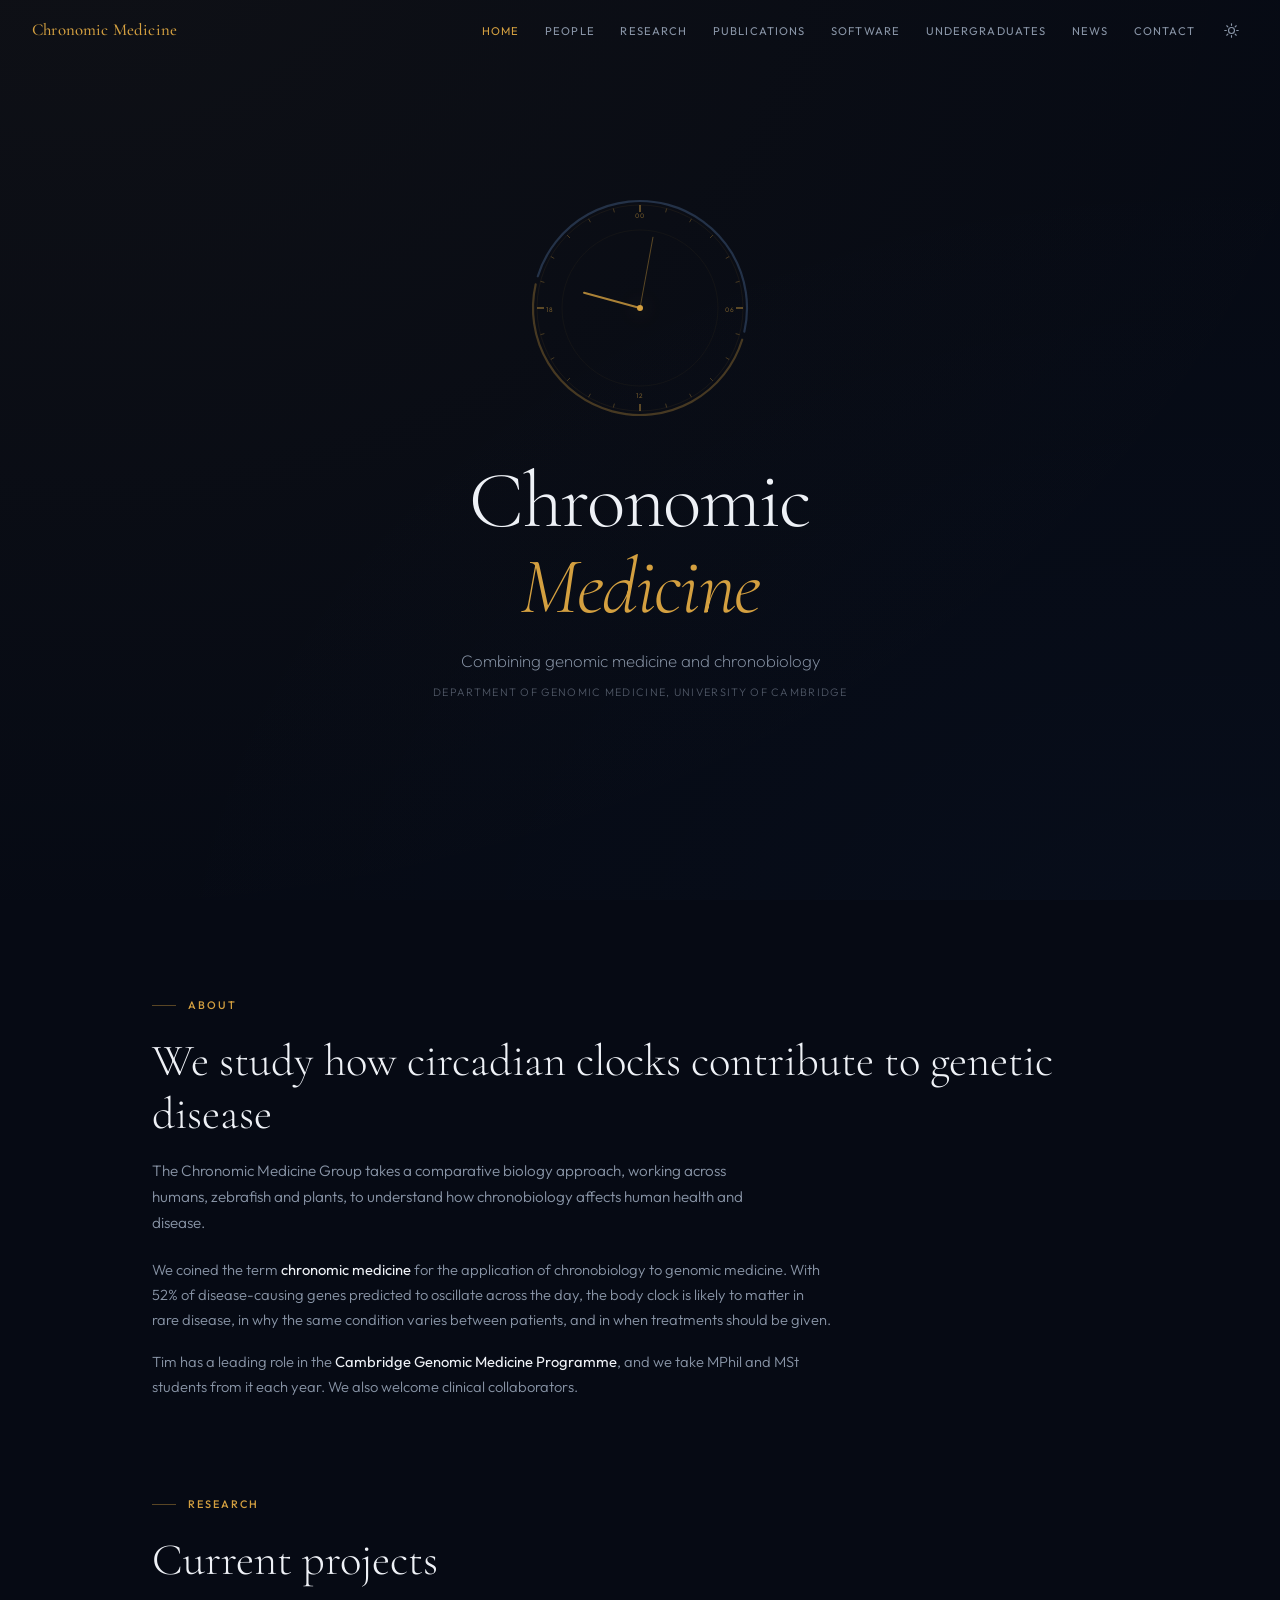
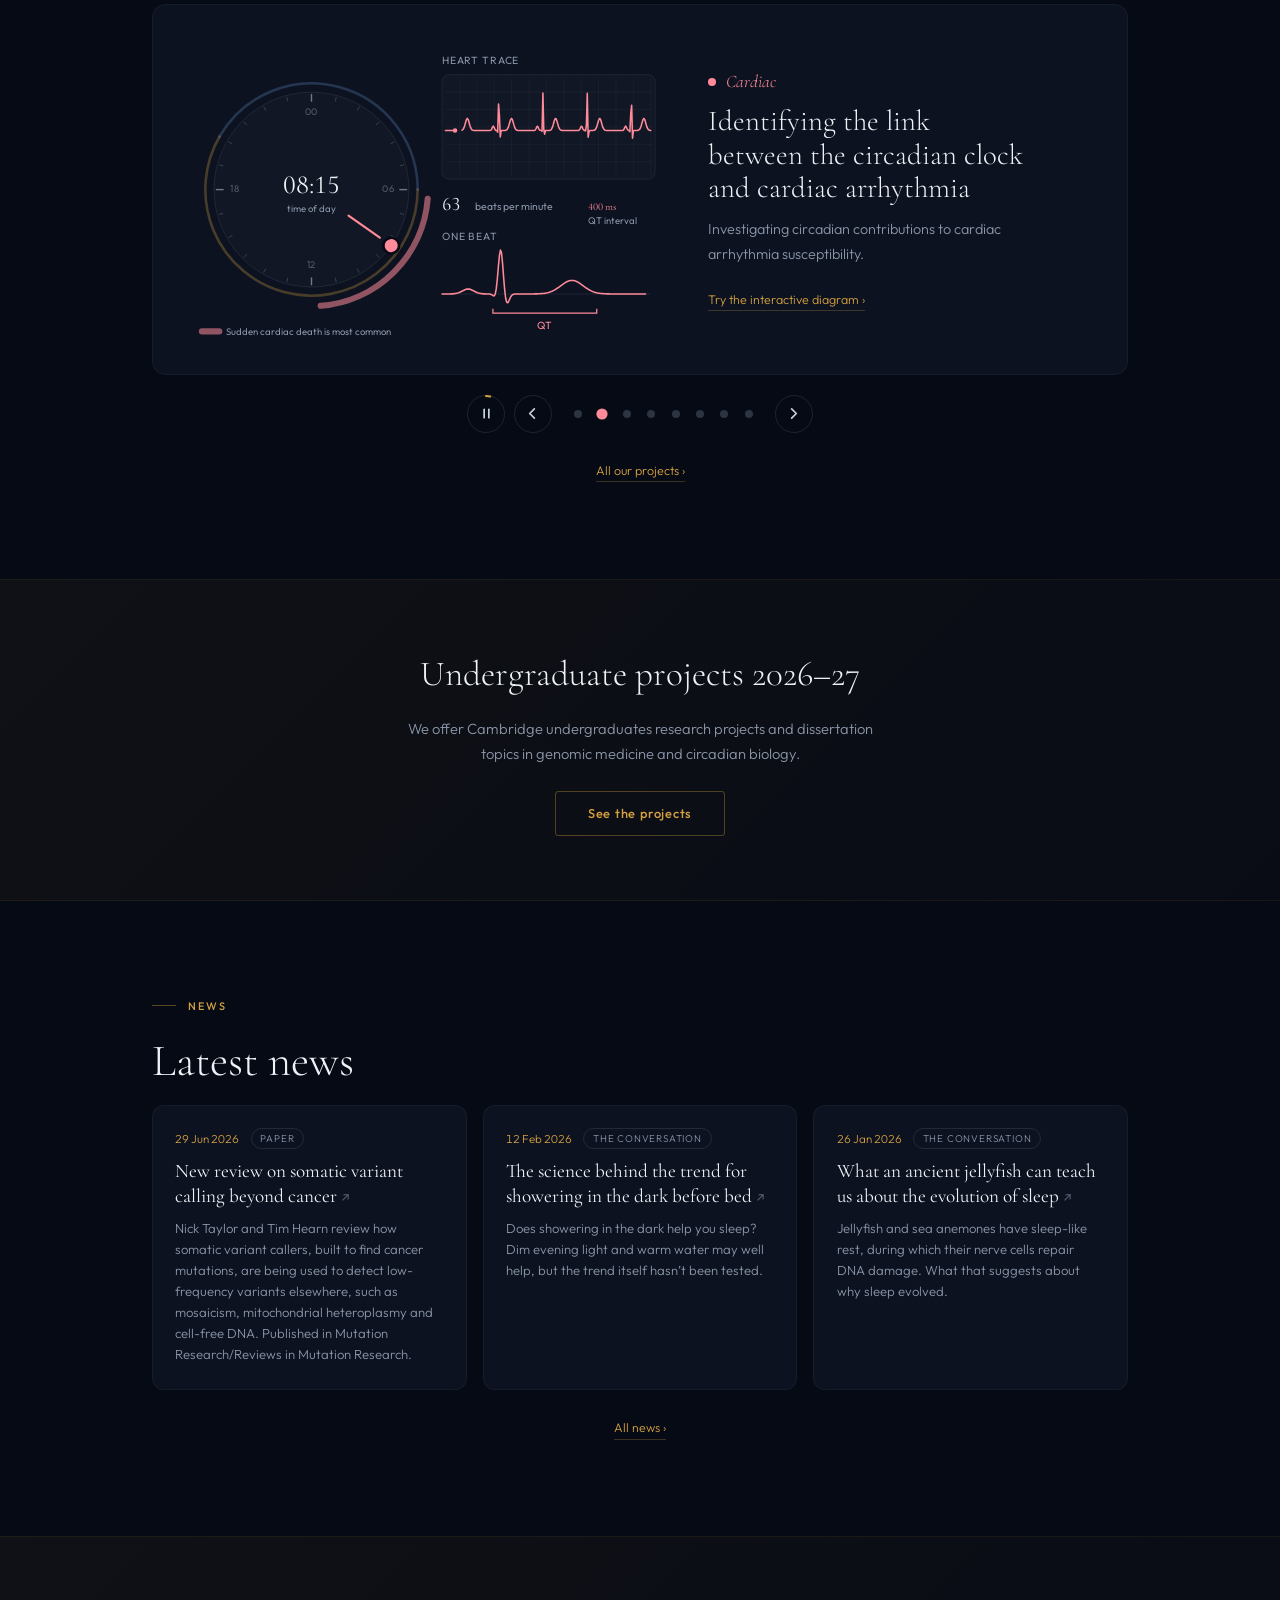
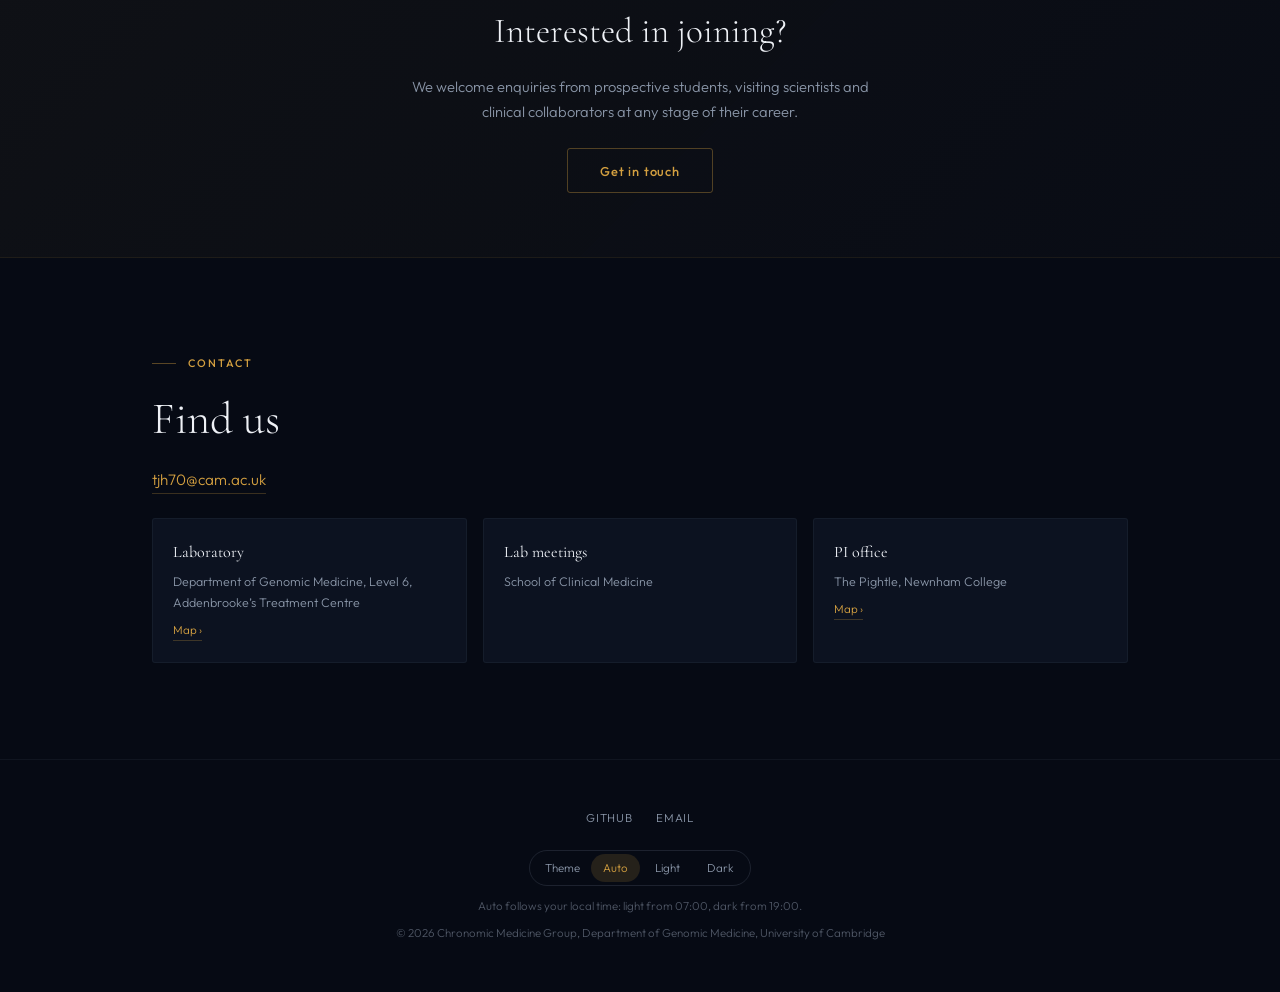
<file: index.html>
<!DOCTYPE html>
<html lang="en">
<head>
    <meta charset="UTF-8">
    <meta name="viewport" content="width=device-width, initial-scale=1.0">
    <title>Chronomic Medicine Group — University of Cambridge</title>
    <meta name="description" content="Combining genomic medicine and chronobiology. The Chronomic Medicine Group, Department of Genomic Medicine, University of Cambridge.">
    <meta name="theme-color" content="#060a14">
    <meta name="color-scheme" content="dark light">
    <script>
    /* Colour theme: light 07:00–19:00 local time, dark otherwise, unless the visitor has chosen one (see theme.js) */
    (function(d){var p=null;try{p=localStorage.getItem('cm-theme')}catch(e){}var h=new Date().getHours();d.setAttribute('data-theme',p==='light'||p==='dark'?p:(h>=7&&h<19?'light':'dark'))})(document.documentElement);
    </script>
    <meta property="og:title" content="Chronomic Medicine Group — University of Cambridge">
    <meta property="og:description" content="Combining genomic medicine and chronobiology.">
    <meta property="og:url" content="https://comparativechrono.org/">
    <link rel="preconnect" href="https://fonts.googleapis.com">
    <link rel="preconnect" href="https://fonts.gstatic.com" crossorigin>
    <link href="https://fonts.googleapis.com/css2?family=Cormorant+Garamond:ital,wght@0,300;0,400;0,500;0,600;1,300;1,400&family=Outfit:wght@200..600&display=swap" rel="stylesheet">
    <link rel="stylesheet" href="style.css">
    <link rel="stylesheet" href="viz.css">
    <link rel="icon" href="favicon.svg" type="image/svg+xml">
</head>
<body>

<a class="skip-link" href="#main">Skip to content</a>

<nav id="mainNav" aria-label="Main">
    <a href="index.html" class="nav-brand">Chronomic Medicine</a>
    <ul class="nav-links" id="navLinks">
        <li><a href="index.html" class="active" aria-current="page">Home</a></li>
        <li><a href="people.html">People</a></li>
        <li><a href="research.html">Research</a></li>
        <li><a href="publications.html">Publications</a></li>
        <li><a href="software.html">Software</a></li>
        <li><a href="undergraduate/">Undergraduates</a></li>
        <li><a href="news.html">News</a></li>
        <li><a href="#contact">Contact</a></li>
    </ul>
    <div class="nav-tools">
        <button class="theme-toggle" type="button" data-theme-toggle aria-label="Switch between light and dark mode">
            <svg class="icon-sun" viewBox="0 0 24 24" aria-hidden="true"><circle cx="12" cy="12" r="4.2"/><path d="M12 2.5v2.2M12 19.3v2.2M2.5 12h2.2M19.3 12h2.2M5.3 5.3l1.6 1.6M17.1 17.1l1.6 1.6M5.3 18.7l1.6-1.6M17.1 6.9l1.6-1.6"/></svg>
            <svg class="icon-moon" viewBox="0 0 24 24" aria-hidden="true"><path d="M20 14.6A8.4 8.4 0 0 1 9.4 4a8.4 8.4 0 1 0 10.6 10.6z"/></svg>
        </button>
        <button class="nav-toggle" id="navToggle" type="button" aria-label="Menu" aria-expanded="false" aria-controls="navLinks"><span></span><span></span><span></span></button>
    </div>
</nav>

<main id="main">

<!-- HERO: a 24-hour clock showing the visitor's local time.
     The coloured rim marks the hours the site uses the light theme (07:00–19:00). -->
<header class="hero">
    <div class="clock-container" data-sweep-centre>
        <svg class="clock-svg" viewBox="0 0 220 220" id="clockSvg" role="img" aria-label="A 24-hour clock showing your local time">
            <circle cx="110" cy="110" r="103" class="clock-ring"/>
            <circle cx="110" cy="110" r="78" class="clock-ring clock-ring--inner"/>
            <path class="clock-arc clock-arc--night" id="arcNight"/>
            <path class="clock-arc clock-arc--day" id="arcDay"/>
            <text x="110" y="20" class="clock-label">00</text>
            <text x="200" y="114" class="clock-label">06</text>
            <text x="110" y="200" class="clock-label">12</text>
            <text x="20" y="114" class="clock-label">18</text>
            <g id="clockTicks"></g>
            <line x1="110" y1="110" x2="110" y2="52" class="clock-hand-h" id="hHand"/>
            <line x1="110" y1="110" x2="110" y2="38" class="clock-hand-m" id="mHand"/>
            <circle cx="110" cy="110" r="3" class="clock-center"/>
        </svg>
    </div>
    <h1>Chronomic<br><em>Medicine</em></h1>
    <p class="tagline">Combining genomic medicine and chronobiology</p>
    <p class="affiliation">Department of Genomic Medicine, University of Cambridge</p>
</header>

<!-- ABOUT -->
<section id="about" class="section reveal">
    <p class="section-label">About</p>
    <h2>We study how circadian clocks contribute to genetic disease</h2>
    <p class="section-intro">The Chronomic Medicine Group takes a comparative biology approach, working across humans, zebrafish and plants, to understand how chronobiology affects human health and disease.</p>
    <p class="prose">We coined the term <strong>chronomic medicine</strong> for the application of chronobiology to genomic medicine. With 52% of disease-causing genes predicted to oscillate across the day, the body clock is likely to matter in rare disease, in why the same condition varies between patients, and in when treatments should be given.</p>
    <p class="prose">Tim has a leading role in the <strong>Cambridge Genomic Medicine Programme</strong>, and we take MPhil and MSt students from it each year. We also welcome clinical collaborators.</p>
</section>

<!-- CURRENT PROJECTS: a carousel built from data/projects.csv, each slide with the project's diagram -->
<section class="section section--flush-top reveal" id="projects" aria-labelledby="projectsTitle">
    <p class="section-label">Research</p>
    <h2 id="projectsTitle">Current projects</h2>
    <div class="carousel" id="carousel" aria-roledescription="carousel" aria-labelledby="projectsTitle" hidden>
        <div class="carousel-slides" id="carouselSlides"></div>
        <div class="carousel-controls">
            <button type="button" class="carousel-btn" id="carouselPlay" aria-label="Pause the slideshow">
                <svg class="ring" viewBox="0 0 38 38" aria-hidden="true"><circle cx="19" cy="19" r="18"/></svg>
                <svg class="icon-pause" viewBox="0 0 16 16" aria-hidden="true"><path d="M5.5 3.5v9M10.5 3.5v9"/></svg>
                <svg class="icon-play" viewBox="0 0 16 16" aria-hidden="true"><path d="M5.5 3.4l7 4.6-7 4.6z"/></svg>
            </button>
            <button type="button" class="carousel-btn" id="carouselPrev" aria-label="Previous project"><svg viewBox="0 0 16 16" aria-hidden="true"><path d="M10 3L5 8l5 5"/></svg></button>
            <div class="carousel-dots" id="carouselDots" role="group" aria-label="Choose a project"></div>
            <button type="button" class="carousel-btn" id="carouselNext" aria-label="Next project"><svg viewBox="0 0 16 16" aria-hidden="true"><path d="M6 3l5 5-5 5"/></svg></button>
        </div>
    </div>
    <p class="pillars-more"><a href="research.html" class="link-arrow">All our projects ›</a></p>
</section>

<!-- UNDERGRADUATE PROJECTS (update the year each autumn; the presentation lives in undergraduate/) -->
<div class="join-band reveal" id="undergraduates">
    <h2>Undergraduate projects 2026–27</h2>
    <p>We offer Cambridge undergraduates research projects and dissertation topics in genomic medicine and circadian biology.</p>
    <a href="undergraduate/" class="cta-btn">See the projects</a>
</div>

<!-- NEWS: the three most recent stories in data/news.csv; all of them are on news.html -->
<section id="news" class="section reveal">
    <p class="section-label">News</p>
    <h2>Latest news</h2>
    <div class="news-cards" id="newsList"></div>
    <p class="pillars-more"><a href="news.html" class="link-arrow">All news ›</a></p>
</section>

<!-- JOIN -->
<div class="join-band reveal">
    <h2>Interested in joining?</h2>
    <p>We welcome enquiries from prospective students, visiting scientists and clinical collaborators at any stage of their career.</p>
    <a href="mailto:tjh70@cam.ac.uk" class="cta-btn">Get in touch</a>
</div>

<!-- CONTACT -->
<section id="contact" class="section reveal">
    <p class="section-label">Contact</p>
    <h2>Find us</h2>
    <a href="mailto:tjh70@cam.ac.uk" class="contact-email">tjh70@cam.ac.uk</a>
    <div class="locations">
        <div class="loc-card">
            <h3>Laboratory</h3>
            <p>Department of Genomic Medicine, Level 6, Addenbrooke’s Treatment Centre</p>
            <a href="https://www.google.com/maps/search/?api=1&amp;query=52.1744614,0.1388401" target="_blank" rel="noopener">Map ›</a>
        </div>
        <div class="loc-card">
            <h3>Lab meetings</h3>
            <p>School of Clinical Medicine</p>
        </div>
        <div class="loc-card">
            <h3>PI office</h3>
            <p>The Pightle, Newnham College</p>
            <a href="https://www.google.com/maps/search/?api=1&amp;query=52.19957533065727,0.10984277213972048" target="_blank" rel="noopener">Map ›</a>
        </div>
    </div>
</section>

</main>

<footer>
    <div class="footer-links">
        <a href="https://github.com/comparativechrono/" target="_blank" rel="noopener">GitHub</a>
        <a href="mailto:tjh70@cam.ac.uk">Email</a>
    </div>
    <div class="appearance" role="group" aria-label="Colour theme">
        <span class="appearance-label">Theme</span>
        <button type="button" data-theme-choice="auto" aria-pressed="true">Auto</button>
        <button type="button" data-theme-choice="light" aria-pressed="false">Light</button>
        <button type="button" data-theme-choice="dark" aria-pressed="false">Dark</button>
    </div>
    <p class="appearance-note">Auto follows your local time: light from 07:00, dark from 19:00.</p>
    <p>&copy; <span id="yr"></span> Chronomic Medicine Group, Department of Genomic Medicine, University of Cambridge</p>
</footer>

<script src="theme.js"></script>
<script src="shared.js"></script>
<script src="viz.js"></script>
<script src="viz-projects.js"></script>
<script>
// 24-hour clock: hands show the visitor's local time; the rim shows light (day) and dark (night) hours
(function () {
    const cx = 110, cy = 110, svgNS = 'http://www.w3.org/2000/svg';
    const ticks = document.getElementById('clockTicks');
    for (let i = 0; i < 24; i++) {
        const rad = (i * 15 - 90) * Math.PI / 180;
        const major = i % 6 === 0, r1 = major ? 96 : 99, r2 = 103;
        const l = document.createElementNS(svgNS, 'line');
        l.setAttribute('x1', cx + r1 * Math.cos(rad)); l.setAttribute('y1', cy + r1 * Math.sin(rad));
        l.setAttribute('x2', cx + r2 * Math.cos(rad)); l.setAttribute('y2', cy + r2 * Math.sin(rad));
        l.setAttribute('class', major ? 'clock-tick-major' : 'clock-tick');
        ticks.appendChild(l);
    }
    const dayStart = (window.CMTheme && CMTheme.dayStart) || 7;
    const dayEnd = (window.CMTheme && CMTheme.dayEnd) || 19;
    const pt = (h, r) => { const a = (h * 15 - 90) * Math.PI / 180; return [(cx + r * Math.cos(a)).toFixed(2), (cy + r * Math.sin(a)).toFixed(2)]; };
    const arc = (h0, h1, r) => {
        const [x0, y0] = pt(h0, r), [x1, y1] = pt(h1, r);
        const span = ((h1 - h0) % 24 + 24) % 24;
        return `M${x0} ${y0} A${r} ${r} 0 ${span > 12 ? 1 : 0} 1 ${x1} ${y1}`;
    };
    // a small gap either side of the change-over so the two arcs read as separate
    document.getElementById('arcDay').setAttribute('d', arc(dayStart + 0.15, dayEnd - 0.15, 107));
    document.getElementById('arcNight').setAttribute('d', arc(dayEnd + 0.15, dayStart + 24 - 0.15, 107));

    function tick() {
        const n = new Date(), h = n.getHours() + n.getMinutes() / 60, m = n.getMinutes() + n.getSeconds() / 60;
        document.getElementById('hHand').style.transform = `rotate(${h * 15}deg)`;
        document.getElementById('mHand').style.transform = `rotate(${m * 6}deg)`;
    }
    tick(); setInterval(tick, 10000);
})();

// Current projects carousel: one slide per project in data/projects.csv
(async function () {
    const projects = (await loadCSV('data/projects.csv')).filter(p => p.status === 'current');
    const root = document.getElementById('carousel');
    if (!projects.length || !window.Viz || !root) return;
    const slidesEl = document.getElementById('carouselSlides');
    const dotsEl = document.getElementById('carouselDots');
    const playBtn = document.getElementById('carouselPlay');
    const DURATION = 9000; // milliseconds per slide
    root.hidden = false;

    slidesEl.innerHTML = projects.map((p, i) => `
        <div class="slide tone-${Viz.tone(p.pillar)}" role="group" aria-roledescription="slide" aria-label="${i + 1} of ${projects.length}: ${esc(p.short || p.title)}">
            <div class="slide-visual"><div class="slide-viz"></div></div>
            <div class="slide-text">
                <p class="slide-kicker">${esc(p.pillar || 'Research')}</p>
                <h3 class="slide-title">${esc(p.title)}</h3>
                ${p.summary ? `<p class="slide-summary">${esc(p.summary)}</p>` : ''}
                <a class="link-arrow" href="research.html${p.id ? '#' + esc(p.id) : ''}">Try the interactive diagram ›</a>
            </div>
        </div>`).join('');
    dotsEl.innerHTML = projects.map(p => `<button type="button" class="tone-${Viz.tone(p.pillar)}" aria-label="${esc(p.short || p.title)}"></button>`).join('');
    const slides = [...slidesEl.children], dots = [...dotsEl.children], handles = [];
    let current = -1, playing = !Viz.reduced(), hovering = false, focused = false, onScreen = true, elapsed = 0, last = performance.now();

    function show(i, animate) {
        i = (i + slides.length) % slides.length;
        if (i === current) return;
        const prev = current;
        current = i;
        slides.forEach((s, k) => {
            const on = k === i;
            s.classList.toggle('is-active', on);
            s.classList.remove('is-entering', 'is-leaving');
            s.setAttribute('aria-hidden', String(!on));
            s.inert = !on;
        });
        // the new slide sweeps in like a clock hand over the old one
        if (animate && prev >= 0 && !Viz.reduced()) {
            slides[prev].classList.add('is-leaving');
            void slides[i].offsetWidth;
            slides[i].classList.add('is-entering');
        }
        dots.forEach((d, k) => d.setAttribute('aria-current', String(k === i)));
        if (handles[i] === undefined) {
            const p = projects[i];
            handles[i] = Viz.mount(slides[i].querySelector('.slide-viz'), Viz.has(p.visual) ? p.visual : 'gene-clock', { compact: true });
        }
        handles.forEach((h, k) => { if (h) h.setActive(k === i); });
        elapsed = 0;
    }
    function setPlaying(on) {
        playing = on;
        root.classList.toggle('is-paused', !on);
        playBtn.setAttribute('aria-label', on ? 'Pause the slideshow' : 'Play the slideshow');
        slidesEl.setAttribute('aria-live', on ? 'off' : 'polite');
    }
    slides.forEach(s => s.addEventListener('animationend', () => {
        s.classList.remove('is-entering');
        slides.forEach(o => o.classList.remove('is-leaving'));
    }));
    playBtn.addEventListener('click', () => setPlaying(!playing));
    document.getElementById('carouselPrev').addEventListener('click', () => show(current - 1, true));
    document.getElementById('carouselNext').addEventListener('click', () => show(current + 1, true));
    dots.forEach((d, k) => d.addEventListener('click', () => show(k, true)));
    // Pause while the visitor is looking closely
    root.addEventListener('pointerenter', (e) => { if (e.pointerType === 'mouse') hovering = true; });
    root.addEventListener('pointerleave', () => { hovering = false; });
    root.addEventListener('focusin', () => { focused = true; });
    root.addEventListener('focusout', (e) => { if (!root.contains(e.relatedTarget)) focused = false; });
    root.addEventListener('keydown', (e) => {
        if (e.key === 'ArrowLeft') { show(current - 1, true); e.preventDefault(); }
        if (e.key === 'ArrowRight') { show(current + 1, true); e.preventDefault(); }
    });
    // Swipe on touch screens
    let x0 = null;
    slidesEl.addEventListener('pointerdown', (e) => { if (e.pointerType !== 'mouse') x0 = e.clientX; });
    slidesEl.addEventListener('pointerup', (e) => {
        if (x0 === null) return;
        const dx = e.clientX - x0; x0 = null;
        if (Math.abs(dx) > 50) show(current + (dx < 0 ? 1 : -1), true);
    });
    slidesEl.addEventListener('pointercancel', () => { x0 = null; });
    if ('IntersectionObserver' in window) new IntersectionObserver(es => es.forEach(e => { onScreen = e.isIntersecting; })).observe(root);

    function tick(now) {
        const dt = Math.min(100, now - last); last = now;
        if (playing && !hovering && !focused && onScreen && !document.hidden) {
            elapsed += dt;
            if (elapsed >= DURATION) show(current + 1, true);
        }
        root.style.setProperty('--progress', Math.min(1, elapsed / DURATION).toFixed(3));
        requestAnimationFrame(tick);
    }
    setPlaying(playing);
    // Open on the cardiac arrhythmia project, whose animated heartbeat makes the best first impression.
    // If that project is ever renamed or removed, the carousel starts on the first project instead.
    const FIRST = 'cardiac-arrhythmia';
    show(Math.max(0, projects.findIndex(p => p.id === FIRST)), false);
    requestAnimationFrame(tick);
})();

// News: the three most recent stories. Translations of earlier articles are left
// out here; they are listed on the News page.
(async function () {
    const news = (await loadCSV('data/news.csv'))
        .filter(n => !n.language)
        .sort((a, b) => (b.date || '').localeCompare(a.date || ''));
    if (!news.length) return;
    document.getElementById('newsList').innerHTML = news.slice(0, 3).map(newsCard).join('');
})();
</script>
</body>
</html>
</file>
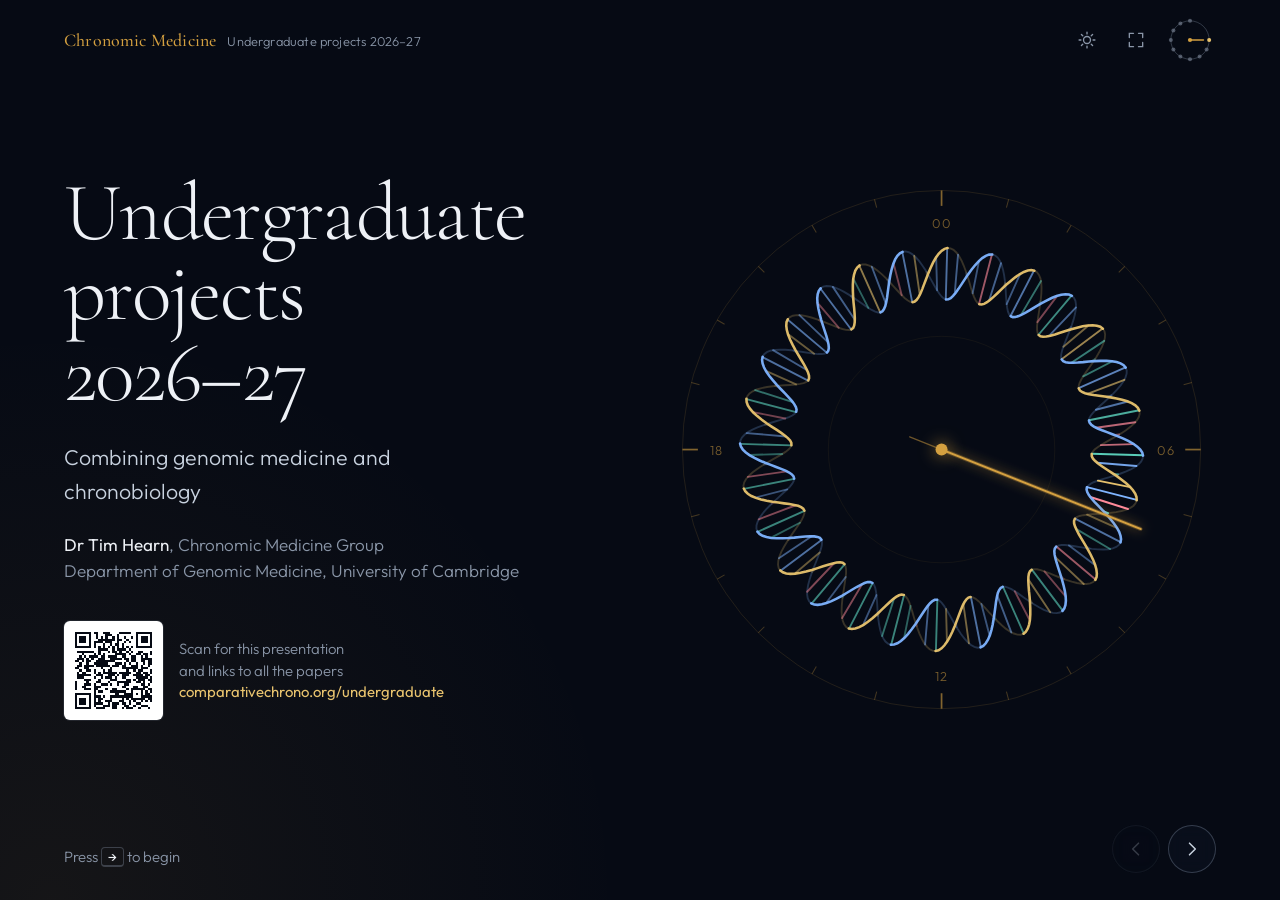
<file: undergraduate/index.html>
<!DOCTYPE html>
<html lang="en" class="no-js" data-theme-follow="off">
<head>
<meta charset="UTF-8">
<meta name="viewport" content="width=device-width, initial-scale=1, viewport-fit=cover">
<title>Undergraduate projects 2026–27 — Chronomic Medicine Group</title>
<meta name="description" content="Research projects and dissertation topics in genomic medicine and circadian biology for Cambridge undergraduates, offered by the Chronomic Medicine Group in the Department of Genomic Medicine.">
<meta property="og:title" content="Undergraduate projects 2026–27 — Chronomic Medicine Group">
<meta property="og:description" content="Research projects and dissertation topics that bring together genomic medicine and the body clock.">
<meta property="og:url" content="https://comparativechrono.org/undergraduate/">
<meta name="theme-color" content="#060a14">
<meta name="color-scheme" content="dark light">
<script>
/* Colour theme: light 07:00–19:00 local time, dark otherwise, unless the visitor has chosen one (see ../theme.js) */
(function(d){var p=null;try{p=localStorage.getItem('cm-theme')}catch(e){}var h=new Date().getHours();d.setAttribute('data-theme',p==='light'||p==='dark'?p:(h>=7&&h<19?'light':'dark'))})(document.documentElement);
</script>
<link rel="preconnect" href="https://fonts.googleapis.com">
<link rel="preconnect" href="https://fonts.gstatic.com" crossorigin>
<link href="https://fonts.googleapis.com/css2?family=Cormorant+Garamond:ital,wght@0,300;0,400;0,500;0,600;1,300;1,400&family=Outfit:wght@200..600&display=swap" rel="stylesheet">
<link rel="icon" href="../favicon.svg" type="image/svg+xml">
<link rel="stylesheet" href="deck.css">
<script>document.documentElement.classList.replace('no-js', 'js');</script>
</head>
<body>

<!--
  HOW THIS PAGE WORKS
  Each <section class="scene"> is one screen of the talk, in order.
  - data-title       name shown in the overview (press O)
  - data-steps       number of extra build steps inside the scene
  - data-autoplay    ms between automatic steps, or "off" to step only on key press
  - data-option      marks a project ("project") or dissertation ("dissertation");
                     these are collected automatically into the menu dial,
                     the overview and the closing screen
  - <div class="details" hidden> holds the full text and reading list shown
    by the "Details and reading" button
  See README.md in this folder for how to update it for next year.
-->

<header class="chrome">
    <a class="brand" href="../index.html">Chronomic Medicine <span>Undergraduate projects 2026–27</span></a>
    <div class="chrome-tools">
        <span class="timer" id="timer" hidden aria-live="off">0:00</span>
        <button class="icon-btn theme-btn" type="button" data-theme-toggle aria-label="Switch between light and dark mode (D)">
            <svg class="icon-sun" viewBox="0 0 24 24" aria-hidden="true"><circle cx="12" cy="12" r="4.2"/><path d="M12 2.5v2.2M12 19.3v2.2M2.5 12h2.2M19.3 12h2.2M5.3 5.3l1.6 1.6M17.1 17.1l1.6 1.6M5.3 18.7l1.6-1.6M17.1 6.9l1.6-1.6"/></svg>
            <svg class="icon-moon" viewBox="0 0 24 24" aria-hidden="true"><path d="M20 14.6A8.4 8.4 0 0 1 9.4 4a8.4 8.4 0 1 0 10.6 10.6z"/></svg>
        </button>
        <button class="icon-btn" id="fullscreenBtn" type="button" aria-label="Full screen (F)" title="Full screen (F)">
            <svg viewBox="0 0 24 24" fill="none" stroke="currentColor" stroke-width="1.6" stroke-linecap="round"><path d="M4 9V4h5M20 9V4h-5M4 15v5h5M20 15v5h-5"/></svg>
        </button>
        <button class="icon-btn dial-btn" id="dialBtn" type="button" aria-label="All screens (O)" title="All screens (O)">
            <svg viewBox="-24 -24 48 48" aria-hidden="true">
                <circle class="md-ring" r="20"/>
                <g id="miniDots"></g>
                <line class="md-hand" id="miniHand" x1="0" y1="0" x2="0" y2="-14"/>
                <circle class="md-hub" r="2.2"/>
            </svg>
        </button>
    </div>
</header>

<main class="deck" id="deck">

<!-- ═══════════════ 1 · TITLE ═══════════════ -->
<section class="scene scene--start" id="start" data-title="Undergraduate projects 2026–27">
    <div class="scene-inner">
        <div class="scene-text start-text">
            <h1 class="start-title"><span>Undergraduate</span> <span>projects</span> <span class="yr">2026–27</span></h1>
            <p class="start-sub">Combining genomic medicine and chronobiology</p>
            <p class="start-by"><strong>Dr Tim Hearn</strong>, Chronomic Medicine Group<br>Department of Genomic Medicine, University of Cambridge</p>
            <a class="qr" href="https://comparativechrono.org/undergraduate/">
                <img src="qr.svg" alt="QR code for comparativechrono.org/undergraduate" width="120" height="120">
                <span>Scan for this presentation<br>and links to all the papers<br><b>comparativechrono.org/undergraduate</b></span>
            </a>
        </div>
        <figure class="scene-visual start-visual">
            <svg class="vis helix-clock" viewBox="-320 -320 640 640" role="img" aria-label="A 24-hour clock whose rim is a DNA double helix; the hand lights up each base pair as it sweeps past">
                <circle class="hc-ring" r="302"/>
                <circle class="hc-ring hc-ring-inner" r="132"/>
                <g class="hc-ticks"></g>
                <text class="hc-label" x="0" y="-258">00</text>
                <text class="hc-label" x="262" y="6">06</text>
                <text class="hc-label" x="0" y="270">12</text>
                <text class="hc-label" x="-262" y="6">18</text>
                <g class="hc-back-layer"><path class="hc-strand hc-back s1"/><path class="hc-strand hc-back s2"/></g>
                <g class="hc-rungs"></g>
                <g class="hc-front-layer"><path class="hc-strand hc-front s1"/><path class="hc-strand hc-front s2"/></g>
                <line class="hc-hand-tail" x1="0" y1="0" x2="0" y2="40"/>
                <line class="hc-hand" x1="0" y1="0" x2="0" y2="-250"/>
                <circle class="hc-hub" r="7"/>
            </svg>
        </figure>
    </div>
    <p class="hint"><span class="k-only">Press <kbd>→</kbd> to begin</span><span class="t-only">Tap the arrow to begin</span></p>
</section>

<!-- ═══════════════ 2 · THE MENU ═══════════════ -->
<section class="scene scene--menu" id="menu" data-title="Projects and dissertations" data-steps="2" data-autoplay="2100" data-autoplay-start="350">
    <div class="scene-inner menu-inner">
        <div class="menu-stage">
            <div class="menu-dial">
                <svg class="mn-svg" viewBox="-260 -260 520 520" aria-hidden="true">
                    <path class="mn-night"/>
                    <path class="mn-day"/>
                    <circle class="mn-ring" r="200"/>
                    <g class="mn-ticks"></g>
                    <text class="mn-label" x="0" y="-172">00</text>
                    <text class="mn-label" x="176" y="5">06</text>
                    <text class="mn-label" x="0" y="182">12</text>
                    <text class="mn-label" x="-176" y="5">18</text>
                    <circle class="mn-sun" cx="0" cy="146" r="7"/>
                    <path class="mn-moon" d="M-4 -158 a10 10 0 1 0 10 13 a8 8 0 1 1 -10 -13 z"/>
                    <g class="mn-marks"></g>
                    <g class="mn-hand"><line x1="0" y1="-188" x2="0" y2="-216"/><circle class="mn-hand-tip" cx="0" cy="-200" r="5.5"/></g>
                </svg>
                <div class="menu-center">
                    <h2 class="menu-title" id="menuTitle">Projects and dissertations</h2>
                </div>
            </div>
            <ul class="menu-options" id="menuOptions" aria-label="All projects and dissertations"></ul>
        </div>
        <ul class="legend">
            <li data-cat="computational">Computational project</li>
            <li data-cat="lab">Lab project</li>
            <li data-cat="dissertation">Dissertation</li>
        </ul>
    </div>
</section>

<!-- ═══════════════ 3 · WHAT IS GENOMIC MEDICINE? ═══════════════ -->
<section class="scene scene--gm layout-split" id="genomic-medicine" data-title="What is genomic medicine?" data-steps="3" data-autoplay="2300" data-autoplay-start="1500">
    <div class="scene-inner">
        <div class="scene-text">
            <p class="kicker">What is genomic medicine?</p>
            <h2 class="scene-title">Using a patient’s whole genome sequence to find the cause of their disease</h2>
            <ul class="facts">
                <li><b>2018</b><span>The NHS Genomic Medicine Service launched. The NHS was the first national health system to offer whole genome sequencing as part of routine care.</span></li>
                <li><b>100,000</b><span>genomes were sequenced from about 85,000 NHS patients with rare disease or cancer for the 100,000 Genomes Project.</span>
                    <span class="gel-row"><img class="gel-logo only-dark" src="https://res.cloudinary.com/brandpad/image/upload/c_scale,w_auto/v1677600292/20150/gel_logo_rgb_light" alt="Genomics England" width="92" height="46" loading="lazy" referrerpolicy="no-referrer" data-fallback="Genomics England"><img class="gel-logo only-light" src="https://res.cloudinary.com/brandpad/image/upload/c_scale,w_auto/v1677601026/20150/gel_logo_rgb_dark" alt="Genomics England" width="92" height="46" loading="lazy" referrerpolicy="no-referrer" data-fallback="Genomics England"></span></li>
                <li><b>1 in 17</b><span>people will have a rare disease at some point in their life, and around 80% of rare diseases have a genetic cause.</span></li>
            </ul>
            <div class="actions"><button class="btn-quiet" type="button" data-details="details-gm">Sources</button></div>
        </div>
        <figure class="scene-visual">
            <svg class="vis gm-svg" viewBox="0 0 820 560" role="img" aria-label="Zooming from all 24 human chromosomes into one chromosome, then one gene, then a single changed DNA letter">
                <g class="gm-karyo"></g>
                <g class="gm-callouts">
                    <polygon class="gm-zoom gm-zoom1" data-show-at="2"/>
                    <g class="gm-gene" data-show-at="2">
                        <line class="gm-intron" x1="290" y1="150" x2="790" y2="150"/>
                        <g class="gm-exons"></g>
                        <text class="gm-gene-label" x="290" y="118">one gene: exons (blocks) and introns (line)</text>
                    </g>
                    <polygon class="gm-zoom gm-zoom2" data-show-at="3"/>
                    <g class="gm-seq" data-show-at="3">
                        <g class="gm-bases"></g>
                        <line class="gm-scan" x1="0" y1="300" x2="0" y2="364"/>
                    </g>
                    <g data-show-at="3">
                        <text class="gm-big" x="790" y="456" text-anchor="end">1 letter in 3,100,000,000</text>
                        <text class="gm-big-sub" x="790" y="486" text-anchor="end">can be enough to cause a rare disease</text>
                    </g>
                </g>
            </svg>
            <div class="caption-stack vis-caption" aria-live="polite">
                <p data-step-only="0"><strong>The human genome:</strong> 3.1 billion letters of DNA across chromosomes 1–22, X and Y</p>
                <p data-step-only="1">Zooming in on one chromosome</p>
                <p data-step-only="2">Then on one gene, made up of exons and introns</p>
                <p data-step-only="3">Then on a single letter of its DNA that has changed: a variant</p>
            </div>
        </figure>
    </div>
    <div class="details" id="details-gm" hidden>
        <h3>Sources for this screen</h3>
        <ol class="refs">
            <li><a href="https://www.genomicsengland.co.uk/news/100-000-whole-genomes-sequenced-through-the-nhs-gms" target="_blank" rel="noopener">100,000 whole genomes sequenced through the NHS Genomic Medicine Service</a><span class="ref-meta">Genomics England news, August 2024. “The NHS is the first national health system in the world to offer whole genome sequencing” as part of routine care.</span></li>
            <li><a href="https://www.genomicsengland.co.uk/initiatives/100000-genomes-project" target="_blank" rel="noopener">The 100,000 Genomes Project</a><span class="ref-meta">Genomics England. Genomes from around 85,000 NHS patients affected by rare disease or cancer; 100,000 genomes sequenced by December 2018.</span></li>
            <li><a href="https://www.gov.wales/sites/default/files/publications/2021-01/the-UK-rare-diseases-framework.pdf" target="_blank" rel="noopener">The UK Rare Diseases Framework</a><span class="ref-meta">Department of Health and Social Care, 2021. 1 in 17 people affected by a rare disease in their lifetime; over 7,000 rare diseases; 80% with an identified genetic origin.</span></li>
        </ol>
    </div>
</section>

<!-- ═══════════════ 4 · PROJECT: SOLVE A RARE DISEASE PATIENT ═══════════════ -->
<section class="scene scene--solve layout-split" id="solve" data-title="Solve a rare disease patient!"
         data-option="project" data-cat="computational" data-short="Solve a rare disease patient!"
         data-steps="4" data-autoplay="2000" data-autoplay-start="1800">
    <div class="scene-inner">
        <div class="scene-text">
            <ul class="chips">
                <li class="chip" data-cat="computational">Computational project</li>
                <li class="chip">1 student</li>
                <li class="chip">Genomics England data</li>
            </ul>
            <h2 class="scene-title">Solve a rare disease patient!</h2>
            <p class="lead">Only 30% of cases from the NHS Genomic Medicine Service are currently solved. You will look for the causal variants in unsolved patients’ genomes and feed your findings back to the NHS.</p>
            <p class="people">With <strong>Tim Hearn</strong> and <strong>Bethan Lloyd-Owen</strong></p>
            <div class="actions">
                <button class="btn" type="button" data-details="details-solve">Details and reading</button>
                <img class="gel-mini only-dark" src="https://res.cloudinary.com/brandpad/image/upload/c_scale,w_auto/v1677600292/20150/gel_logo_rgb_light" alt="Genomics England" width="76" height="38" loading="lazy" referrerpolicy="no-referrer" data-fallback="Genomics England"><img class="gel-mini only-light" src="https://res.cloudinary.com/brandpad/image/upload/c_scale,w_auto/v1677601026/20150/gel_logo_rgb_dark" alt="Genomics England" width="76" height="38" loading="lazy" referrerpolicy="no-referrer" data-fallback="Genomics England">
            </div>
        </div>
        <figure class="scene-visual fn">
            <svg class="fn-patients" viewBox="0 0 760 90" role="img" aria-label="Ten patients; three have a diagnosis">
                <g class="fn-people"></g>
                <text class="fn-tally" x="760" y="60" text-anchor="end"><tspan class="n">3</tspan> of 10 patients solved</text>
            </svg>
            <div class="fn-body">
                <ol class="fn-stages">
                    <li>4–5 million differences from the reference genome</li>
                    <li>About 10,000 change a protein</li>
                    <li>A few hundred are rare in the population</li>
                    <li>A handful are in genes linked to the patient’s symptoms</li>
                    <li>One is the cause</li>
                </ol>
                <svg class="fn-dots" viewBox="0 0 460 420" role="img" aria-label="A funnel of dots, each a DNA variant, filtered stage by stage until one remains">
                    <path class="fn-outline" d="M20 14 H440 L262 336 V404 H198 V336 Z"/>
                    <g class="fn-field"></g>
                    <circle class="fn-glow" cx="230" cy="372" r="22"/>
                </svg>
            </div>
            <p class="vis-caption">Approximate numbers for one person’s genome</p>
        </figure>
    </div>
    <div class="details" id="details-solve" hidden>
        <h3>Solve a rare disease patient!</h3>
        <ul class="chips">
            <li class="chip" data-cat="computational">Computational project</li>
            <li class="chip">1 student</li>
            <li class="chip">Dry lab</li>
            <li class="chip">Addenbrooke’s Treatment Centre</li>
        </ul>
        <p>The NHS genomic medicine service is here! Patients with rare diseases are now offered the opportunity to have whole genome sequencing performed on the NHS to identify a causal variant if standard testing fails. Only 30% of cases from the NHS genomic medicine service are currently solved. We need researchers to help us solve the many individuals who have been sequenced.</p>
        <p>You will work in the Linux computing environment to examine potential causal variants in a set of patients, and feed your findings back to the NHS. This project has the potential to lead directly to improvements in a patient’s life.</p>
        <h4>Practical details</h4>
        <ul class="plain">
            <li>The work uses the Genomics England 100,000 Genomes Project data, inside the secure Genomics England Research Environment.</li>
            <li>You will sign up to the Genomics England clinical interpretation partnership agreement and complete information governance training.</li>
        </ul>
        <h4>Contacts</h4>
        <p>Tim Hearn (<a href="mailto:tjh70@cam.ac.uk">tjh70@cam.ac.uk</a>) and Bethan Lloyd-Owen</p>
        <h4>Reading</h4>
        <ol class="refs">
            <li><a href="https://doi.org/10.1056/NEJMoa2035790" target="_blank" rel="noopener">100,000 Genomes Pilot on rare-disease diagnosis in health care: preliminary report</a><span class="ref-meta">100,000 Genomes Project Pilot Investigators (2021) New England Journal of Medicine 385:1868–1880</span></li>
            <li><a href="https://doi.org/10.1038/gim.2015.30" target="_blank" rel="noopener">Standards and guidelines for the interpretation of sequence variants</a><span class="ref-meta">Richards S et al. (2015) Genetics in Medicine 17:405–424. The ACMG/AMP joint consensus recommendation.</span></li>
            <li><a href="https://doi.org/10.1038/s41525-024-00456-2" target="_blank" rel="noopener">Efficient reinterpretation of rare disease cases using Exomiser</a><span class="ref-meta">Vestito L et al. (2024) npj Genomic Medicine 9:65</span></li>
            <li><a href="https://doi.org/10.1056/NEJMoa2314761" target="_blank" rel="noopener">Genome sequencing for diagnosing rare diseases</a><span class="ref-meta">Wojcik MH et al. (2024) New England Journal of Medicine 390:1985–1997</span></li>
        </ol>
        <h4>From our group</h4>
        <ol class="refs">
            <li><a href="https://doi.org/10.1136/bmjccgg-2025-000014" target="_blank" rel="noopener">Analysis of diagnostic yield of inherited cardiac arrhythmia gene panels across ethnic groups in the 100,000 Genomes Project</a><span class="ref-meta">McGowen J, Ampiah M, Hearn T (2025) BMJ Connections Clinical Genetics and Genomics 2:e000014</span></li>
        </ol>
        <h4>Where the funnel numbers come from</h4>
        <ol class="refs">
            <li><a href="https://doi.org/10.1038/nature15393" target="_blank" rel="noopener">A global reference for human genetic variation</a><span class="ref-meta">The 1000 Genomes Project Consortium (2015) Nature 526:68–74. A typical genome differs from the reference at 4.1–5.0 million sites. Later stages of the funnel are rounded, illustrative figures.</span></li>
        </ol>
    </div>
</section>

<!-- ═══════════════ 5 · WHAT IS CHRONOMIC MEDICINE? ═══════════════ -->
<section class="scene scene--chrono layout-split" id="chronomic" data-title="Chronomic medicine: adding time">
    <div class="scene-inner">
        <div class="scene-text">
            <p class="kicker">Chronomic medicine</p>
            <h2 class="scene-title">Your DNA doesn’t change over the day, but your gene activity does</h2>
            <p class="lead">52% of disease-causing genes are predicted to oscillate across the day. We call the application of chronobiology to genomic medicine <em>chronomic medicine</em>.</p>
            <ul class="angles">
                <li><b>Severity</b><span>The clock may help explain why the same variant is mild in one person and severe in another.</span></li>
                <li><b>Diagnosis</b><span>Variants in the DNA that controls when genes are switched on could be missed causes of disease.</span></li>
                <li><b>Treatment</b><span>The time of day a medicine is taken can change how well it works.</span></li>
            </ul>
            <div class="actions"><button class="btn-quiet" type="button" data-details="details-chrono">Sources</button></div>
        </div>
        <figure class="scene-visual">
            <svg class="vis cd-svg" viewBox="-450 -330 900 660" role="group" aria-label="A 24-hour dial. Bars around the inside are genes that peak at different times of day; markers round the edge show daily events in the body.">
                <path class="cd-night"/>
                <path class="cd-day"/>
                <circle class="cd-ring" r="250"/>
                <g class="cd-ticks"></g>
                <text class="cd-hour" x="0" y="-210">00</text>
                <text class="cd-hour" x="214" y="6">06</text>
                <text class="cd-hour" x="0" y="222">12</text>
                <text class="cd-hour" x="-214" y="6">18</text>
                <g class="cd-bars"></g>
                <g class="cd-events"></g>
                <circle class="cd-sun" cx="0" cy="-58" r="12"/>
                <path class="cd-moon" d="M-6 -70 a13 13 0 1 0 13 17 a10 10 0 1 1 -13 -17 z"/>
                <text class="cd-time" x="0" y="34">06:00</text>
                <line class="cd-hand" x1="0" y1="-98" x2="0" y2="-236"/>
                <circle class="cd-knob" r="15" cy="-250" tabindex="0" role="slider" aria-label="Time of day" aria-valuemin="0" aria-valuemax="24" aria-valuenow="6" aria-valuetext="06:00"/>
            </svg>
            <p class="vis-caption">Drag the hand to change the time. Each bar is a gene that peaks at a different time of day. Times are typical for someone who sleeps at night.</p>
        </figure>
    </div>
    <div class="details" id="details-chrono" hidden>
        <h3>Sources for this screen</h3>
        <p>The 52% figure is our group’s estimate of disease-causing genes predicted to oscillate across the day. Times on the dial are typical of a day-active adult and vary from person to person: core body temperature is lowest a couple of hours before waking, cortisol peaks shortly after waking, heart attacks are most common between 6 am and noon, and melatonin starts to rise two to three hours before bedtime.</p>
        <ol class="refs">
            <li><a href="https://doi.org/10.1172/JCI80590" target="_blank" rel="noopener">Role of the circadian system in cardiovascular disease</a><span class="ref-meta">Thosar SS, Butler MP, Shea SA (2018) Journal of Clinical Investigation 128:2157–2167. Includes the morning peak in heart attacks and the blood pressure surge after waking.</span></li>
            <li><a href="https://doi.org/10.1126/scitranslmed.aat8806" target="_blank" rel="noopener">A database of tissue-specific rhythmically expressed human genes has potential applications in circadian medicine</a><span class="ref-meta">Ruben MD et al. (2018) Science Translational Medicine 10:eaat8806</span></li>
            <li><a href="https://doi.org/10.1146/annurev-neuro-060909-153128" target="_blank" rel="noopener">Central and peripheral circadian clocks in mammals</a><span class="ref-meta">Mohawk JA, Green CB, Takahashi JS (2012) Annual Review of Neuroscience 35:445–462</span></li>
        </ol>
    </div>
</section>

<!-- ═══════════════ 6 · PROJECT: MISSING HERITABILITY ═══════════════ -->
<section class="scene scene--heritability layout-split" id="heritability" data-title="Circadian disruption and missing heritability in rare disease"
         data-option="project" data-cat="computational" data-short="Circadian disruption and missing heritability"
         data-steps="2" data-autoplay="off">
    <div class="scene-inner">
        <div class="scene-text">
            <ul class="chips">
                <li class="chip" data-cat="computational">Computational project</li>
                <li class="chip">1 student</li>
                <li class="chip">Genomics England data</li>
            </ul>
            <h2 class="scene-title is-long">Is circadian disruption of rhythmically expressed genes behind missing heritability in rare disease?</h2>
            <p class="lead">The same disease variant can be severe in one person and mild in another. You will test whether genetic variants that make people morning or evening types help to explain the difference.</p>
            <p class="people">With <strong>Tim Hearn</strong> and <strong>Millie Ampiah</strong></p>
            <div class="actions">
                <button class="btn" type="button" data-details="details-heritability">Details and reading</button>
                <img class="gel-mini only-dark" src="https://res.cloudinary.com/brandpad/image/upload/c_scale,w_auto/v1677600292/20150/gel_logo_rgb_light" alt="Genomics England" width="76" height="38" loading="lazy" referrerpolicy="no-referrer" data-fallback="Genomics England"><img class="gel-mini only-light" src="https://res.cloudinary.com/brandpad/image/upload/c_scale,w_auto/v1677601026/20150/gel_logo_rgb_dark" alt="Genomics England" width="76" height="38" loading="lazy" referrerpolicy="no-referrer" data-fallback="Genomics England">
            </div>
        </div>
        <figure class="scene-visual">
            <svg class="vis hr-svg" viewBox="0 0 800 520" role="img" aria-label="Three steps: chronotype is partly genetic; the same disease variant can have different severity; your project tests which endocrine panel genes are rhythmic">
                <!-- Step 0: larks and owls -->
                <g class="hr-panel" data-step-only="0">
                    <text class="hr-big" x="40" y="80">351</text>
                    <text class="hr-big-sub" x="160" y="58">genetic loci linked to being a morning person,</text>
                    <text class="hr-big-sub" x="160" y="82">from 697,828 people (Jones et al. 2019)</text>
                    <g class="hr-hist"></g>
                    <line class="hr-axis" x1="60" y1="430" x2="740" y2="430"/>
                    <circle class="hr-sun" cx="60" cy="470" r="11"/>
                    <text class="hr-axis-label" x="82" y="476">Morning types</text>
                    <path class="hr-moon" d="M736 458 a13 13 0 1 0 12 18 a10 10 0 1 1 -12 -18 z"/>
                    <text class="hr-axis-label" x="718" y="476" text-anchor="end">Evening types</text>
                </g>
                <!-- Step 1: same variant, different severity -->
                <g class="hr-panel" data-step-only="1">
                    <g class="hr-pair"></g>
                    <text class="hr-text" x="400" y="470" text-anchor="middle">Same disease variant <tspan class="t-rose">●</tspan>, different severity.</text>
                    <text class="hr-text-muted" x="400" y="498" text-anchor="middle">Do variants that affect the body clock <tspan class="t-accent">●</tspan> modify severity? We have found loci that do this in cardiac arrhythmias.</text>
                </g>
                <!-- Step 2: your project -->
                <g class="hr-panel" data-step-only="2">
                    <text class="hr-text" x="40" y="44">First: which genes on the endocrine disorders panel are rhythmic?</text>
                    <g class="hr-tiles"></g>
                    <text class="hr-q" x="440" y="236">?</text>
                    <text class="hr-text-muted" x="440" y="264">rhythmic genes</text>
                    <path class="hr-arrow" d="M210 330 V 372" marker-end="url(#hrArrow)"/>
                    <rect class="hr-cohort" x="40" y="384" width="720" height="96" rx="12"/>
                    <text class="hr-text" x="64" y="422">Then: test clock variants against disease severity in patients’ genomes</text>
                    <text class="hr-text-muted" x="64" y="452">100,000 Genomes Project endocrine cohort, or any rare disease or cancer you choose</text>
                    <defs><marker id="hrArrow" viewBox="0 0 10 10" refX="5" refY="5" markerWidth="7" markerHeight="7" orient="auto-start-reverse"><path class="mk" d="M0 0 L10 5 L0 10 z"/></marker></defs>
                </g>
            </svg>
            <div class="caption-stack vis-caption">
                <p data-step-only="0">Chronotype, whether you are a morning or an evening type, is partly genetic.</p>
                <p data-step-only="1">Missing heritability: what explains the difference between these two patients?</p>
                <p data-step-only="2">The project starts with endocrine disorders, where the disease genes are highly differentially expressed.</p>
            </div>
        </figure>
    </div>
    <div class="details" id="details-heritability" hidden>
        <h3>Is circadian disruption of rhythmically expressed genes behind missing heritability in rare disease?</h3>
        <ul class="chips">
            <li class="chip" data-cat="computational">Computational project</li>
            <li class="chip">1 student</li>
            <li class="chip">Dry lab</li>
            <li class="chip">Addenbrooke’s Treatment Centre</li>
        </ul>
        <p>You will continue an existing study looking for associations between variants influencing genetic chronotype, the genetic basis for “morning” and “evening” people, and rare disease phenotype severity. We have previously identified loci that affect the severity of cardiac arrhythmias and you will continue this work with other candidate diseases.</p>
        <p>There are many common endocrine disorders where the genetic aetiology is complicated and there is contribution from a variety of genes in related pathways to the overall disease phenotype. Endocrine disorders are excellent candidates for chronomic medicine, as the disease genes are highly differentially expressed. You will ascertain the number of genes on the endocrine disorders gene panel which are rhythmically expressed in patient samples. You will then perform an analysis on the patient genomes in the 100,000 Genomes Project endocrine disorders group.</p>
        <p>It is possible to conduct this project on any other rare disease or cancer of interest to a student.</p>
        <h4>Practical details</h4>
        <ul class="plain">
            <li>The work uses the Genomics England 100,000 Genomes Project data, inside the secure Genomics England Research Environment.</li>
            <li>You will sign up to the Genomics England clinical interpretation partnership agreement and complete information governance training.</li>
        </ul>
        <h4>Contacts</h4>
        <p>Tim Hearn (<a href="mailto:tjh70@cam.ac.uk">tjh70@cam.ac.uk</a>) and Millie Ampiah</p>
        <h4>Reading</h4>
        <ol class="refs">
            <li><a href="https://doi.org/10.1101/2020.08.17.20176420" target="_blank" rel="noopener">Towards chronomic medicine: enrichment and linkage of chronotype markers with rare disease associated genes</a><span class="ref-meta">Malik BT, Hearn TJ (2020) medRxiv preprint</span></li>
            <li><a href="https://doi.org/10.1038/s41467-018-08259-7" target="_blank" rel="noopener">Genome-wide association analyses of chronotype in 697,828 individuals provides insights into circadian rhythms</a><span class="ref-meta">Jones SE et al. (2019) Nature Communications 10:343</span></li>
            <li><a href="https://doi.org/10.1126/scitranslmed.aat8806" target="_blank" rel="noopener">A database of tissue-specific rhythmically expressed human genes has potential applications in circadian medicine</a><span class="ref-meta">Ruben MD et al. (2018) Science Translational Medicine 10:eaat8806</span></li>
            <li><a href="https://doi.org/10.1038/s41467-020-17374-3" target="_blank" rel="noopener">Polygenic background modifies penetrance of monogenic variants for tier 1 genomic conditions</a><span class="ref-meta">Fahed AC et al. (2020) Nature Communications 11:3635</span></li>
        </ol>
        <h4>From our group</h4>
        <ol class="refs">
            <li><a href="https://doi.org/10.1136/bmjccgg-2026-000087" target="_blank" rel="noopener">Human phenotype ontology clustering may uncover potential congenital adrenal hyperplasia cases in the 100 000 Genomes Project</a><span class="ref-meta">Gee H, Hearn TJ (2026) BMJ Connections Clinical Genetics and Genomics 3:e000087</span></li>
            <li><a href="https://doi.org/10.1007/s40142-026-00247-4" target="_blank" rel="noopener">Enrichment of CYP21A2 promoter variant rs150223621 in congenital adrenal hyperplasia cohorts from the 100 000 Genomes Project</a><span class="ref-meta">Gee H, Hearn TJ (2026) Current Genetic Medicine Reports 14:14</span></li>
            <li><a href="https://doi.org/10.1093/europace/euab116.001" target="_blank" rel="noopener">A candidate genetic modifier and autosomal recessive cause of Brugada syndrome that may alter the circadian expression of SCN5A</a><span class="ref-meta">Seed L, Hearn T (2021) EP Europace 23 (Supplement 3)</span></li>
        </ol>
    </div>
</section>

<!-- ═══════════════ 7 · PROJECT: TIMING OF HUMAN CELL CLOCK ═══════════════ -->
<section class="scene scene--cells layout-split" id="cells" data-title="Timing of human cell clock"
         data-option="project" data-cat="lab" data-short="Timing of human cell clock"
         data-steps="1" data-autoplay="3600" data-autoplay-start="3600">
    <div class="scene-inner">
        <div class="scene-text">
            <ul class="chips">
                <li class="chip" data-cat="lab">Lab project</li>
                <li class="chip">Human cell culture</li>
            </ul>
            <h2 class="scene-title">Timing of human cell clock</h2>
            <p class="lead">Almost every cell in the body has its own circadian clock. You will synchronise cultured human cells with a brief hormone pulse and measure when the clock genes are expressed across the day.</p>
            <p class="people">With <strong>Tim Hearn</strong></p>
            <div class="actions">
                <button class="btn" type="button" data-details="details-cells">Details and reading</button>
            </div>
        </div>
        <figure class="scene-visual">
            <svg class="vis cl-svg" viewBox="0 0 820 500" role="img" aria-label="A dish of cells, each glowing with its own clock. Before the pulse they are out of step and the average signal is flat; after a hormone pulse they glow together and the average oscillates with a 24-hour period.">
                <circle class="cl-dish-rim" cx="225" cy="250" r="214"/>
                <circle class="cl-dish" cx="225" cy="250" r="205"/>
                <g class="cl-cells"></g>
                <circle class="cl-ripple" cx="225" cy="250" r="10"/>
                <text class="cl-title" x="478" y="70">Average clock-gene signal in the dish</text>
                <rect class="cl-frame" x="478" y="88" width="322" height="250" rx="8"/>
                <g class="cl-grid"></g>
                <line class="cl-pulse-mark" x1="0" y1="92" x2="0" y2="334" opacity="0"/>
                <path class="cl-trace"/>
                <text class="cl-axis-label" x="800" y="362" text-anchor="end">hours</text>
                <text class="cl-axis-label cl-pulse-label" x="0" y="112" opacity="0">pulse</text>
                <text class="cl-clock" x="478" y="420">0 h</text>
                <text class="cl-axis-label cl-clock-sub" x="478" y="446">in culture</text>
            </svg>
            <div class="cl-controls">
                <button class="btn" type="button" id="pulseBtn">
                    <svg viewBox="0 0 20 20" fill="none" stroke="currentColor" stroke-width="1.6"><circle cx="10" cy="10" r="3"/><circle cx="10" cy="10" r="7.5" opacity=".5"/></svg>
                    <span>Add a hormone pulse</span>
                </button>
                <p class="vis-caption" id="cellCaption">Out of step, the cells’ rhythms cancel each other out.</p>
            </div>
        </figure>
    </div>
    <div class="details" id="details-cells" hidden>
        <h3>Timing of human cell clock</h3>
        <ul class="chips">
            <li class="chip" data-cat="lab">Lab project</li>
            <li class="chip">Human cell culture</li>
        </ul>
        <p>Our body clock runs inside individual cells, where clock-gene expression rises and falls at characteristic times of the day. A brief hormonal pulse can synchronize cultured cells so that their clocks run in phase, allowing us to study these rhythms under controlled experimental conditions.</p>
        <p>This project will characterize clock-gene activities in human cells across the day, using a range of experimental techniques, to better understand the biology of circadian rhythms.</p>
        <figure>
            <svg viewBox="0 0 520 210" role="img" aria-label="The core clock feedback loop: CLOCK and BMAL1 switch on the Period and Cryptochrome genes; PER and CRY proteins build up and switch CLOCK–BMAL1 off; one turn takes about 24 hours.">
                <rect class="ttfl-node" x="20" y="74" width="150" height="56" rx="28"/>
                <text class="ttfl-text" x="95" y="107">CLOCK–BMAL1</text>
                <rect class="ttfl-node b" x="350" y="74" width="150" height="56" rx="28"/>
                <text class="ttfl-text" x="425" y="99">PER and CRY</text>
                <text class="ttfl-text ttfl-sub" x="425" y="118">genes → proteins</text>
                <path class="ttfl-arrow" d="M170 88 C 240 30, 280 30, 348 88" marker-end="url(#ttflOn)"/>
                <text class="ttfl-label" x="260" y="34">switches on</text>
                <path class="ttfl-arrow" d="M350 118 C 280 176, 240 176, 174 118" marker-end="url(#ttflOff)"/>
                <text class="ttfl-label" x="260" y="186">switch off</text>
                <text class="ttfl-label ttfl-period" x="260" y="108">≈ 24 hours per loop</text>
                <defs>
                    <marker id="ttflOn" viewBox="0 0 10 10" refX="8" refY="5" markerWidth="8" markerHeight="8" orient="auto"><path class="mk" d="M0 0 L10 5 L0 10 z"/></marker>
                    <marker id="ttflOff" viewBox="0 0 10 10" refX="5" refY="5" markerWidth="8" markerHeight="8" orient="auto"><path class="mk-bar" d="M5 0 V10"/></marker>
                </defs>
            </svg>
            <figcaption>The core clock is a transcription–translation feedback loop (see Partch et al. 2014).</figcaption>
        </figure>
        <h4>Contact</h4>
        <p>Tim Hearn (<a href="mailto:tjh70@cam.ac.uk">tjh70@cam.ac.uk</a>)</p>
        <h4>Reading</h4>
        <ol class="refs">
            <li><a href="https://doi.org/10.1016/j.tcb.2013.07.002" target="_blank" rel="noopener">Molecular architecture of the mammalian circadian clock</a><span class="ref-meta">Partch CL, Green CB, Takahashi JS (2014) Trends in Cell Biology 24:90–99</span></li>
            <li><a href="https://doi.org/10.1042/bse0490103" target="_blank" rel="noopener">In vitro circadian rhythms: imaging and electrophysiology</a><span class="ref-meta">Beaulé C, Granados-Fuentes D, Marpegan L, Herzog ED (2011) Essays in Biochemistry 49:103–117</span></li>
            <li><a href="https://doi.org/10.1677/JOE-08-0415" target="_blank" rel="noopener">Glucocorticoids and the circadian clock</a><span class="ref-meta">Dickmeis T (2009) Journal of Endocrinology 200:3–22</span></li>
            <li><a href="https://doi.org/10.1146/annurev-neuro-060909-153128" target="_blank" rel="noopener">Central and peripheral circadian clocks in mammals</a><span class="ref-meta">Mohawk JA, Green CB, Takahashi JS (2012) Annual Review of Neuroscience 35:445–462</span></li>
        </ol>
    </div>
</section>

<!-- ═══════════════ 8 · PROJECT: NATIVE WORKBENCH ═══════════════ -->
<section class="scene scene--workbench layout-split" id="workbench" data-title="Native Workbench"
         data-option="project" data-cat="computational" data-short="Native Workbench: bioinformatics on Windows">
    <div class="scene-inner">
        <div class="scene-text">
            <ul class="chips">
                <li class="chip" data-cat="computational">Computational project</li>
                <li class="chip">Software and benchmarking</li>
            </ul>
            <h2 class="scene-title is-long">Developing and benchmarking Native Workbench: accessible, reproducible bioinformatics on Windows</h2>
            <p class="lead">Native Workbench is a Windows desktop application that runs established bioinformatics tools and records how each result was produced. You will develop it further and compare it with the same analyses run on Linux.</p>
            <p class="people">With <strong>Tim Hearn</strong>. Experience of AI agents and GitHub would be an advantage.</p>
            <div class="actions">
                <button class="btn" type="button" data-details="details-workbench">Details and reading</button>
            </div>
        </div>
        <figure class="scene-visual">
            <svg class="vis wb-svg" viewBox="0 0 820 520" role="img" aria-label="A desktop app runs a pipeline from sequencing reads through quality control, alignment and variant calling, writing a record of every step; the same run on Windows and Linux is compared.">
                <rect class="wb-window" x="20" y="10" width="780" height="330" rx="14"/>
                <path class="wb-bar" d="M34 10 H786 a14 14 0 0 1 14 14 V46 H20 V24 a14 14 0 0 1 14 -14 z"/>
                <circle class="wb-light" cx="46" cy="28" r="6"/><circle class="wb-light" cx="66" cy="28" r="6"/><circle class="wb-light" cx="86" cy="28" r="6"/>
                <text class="wb-title" x="410" y="33" text-anchor="middle">Native Workbench</text>
                <g class="wb-links"></g>
                <g class="wb-nodes"></g>
                <g class="wb-packets"></g>
                <rect class="wb-log-bg" x="44" y="186" width="732" height="134" rx="8"/>
                <g class="wb-log"></g>
                <text class="wb-bench-label" x="20" y="384">Same workflow, matched conditions</text>
                <text class="wb-bench-label" x="20" y="424">Windows</text>
                <rect class="wb-bench-track" x="120" y="408" width="560" height="22" rx="11"/>
                <rect class="wb-bench-fill win" x="120" y="408" width="560" height="22" rx="11"/>
                <text class="wb-bench-label" x="20" y="470">Linux</text>
                <rect class="wb-bench-track" x="120" y="454" width="560" height="22" rx="11"/>
                <rect class="wb-bench-fill lin" x="120" y="454" width="560" height="22" rx="11"/>
                <text class="wb-match" x="800" y="452" text-anchor="end">same results?</text>
            </svg>
            <ul class="wb-pillars" aria-label="What you will measure">
                <li>Correctness</li><li>Performance</li><li>Usability</li><li>Reproducibility</li>
            </ul>
        </figure>
    </div>
    <div class="details" id="details-workbench" hidden>
        <h3>Developing and benchmarking Native Workbench: accessible, reproducible bioinformatics on Windows</h3>
        <ul class="chips">
            <li class="chip" data-cat="computational">Computational project</li>
            <li class="chip">Software and benchmarking</li>
        </ul>
        <p>Running bioinformatics analyses can involve complex software setup, creating barriers for students and researchers. Native Workbench is a Windows desktop application designed to make established analysis tools easier to run locally while recording how results were produced.</p>
        <p>This project will develop the application further and evaluate its scientific correctness, performance, usability and reproducibility. The student will test workflows such as sequence quality control, alignment and variant calling using datasets with known expected results and larger, realistic datasets. Scientific outputs, execution times and computing-resource use will be compared with equivalent Linux analyses under matched conditions wherever practical.</p>
        <p>Testing across different Windows computers and structured user feedback will guide improvements to installation, workflow construction and error recovery. The project will deliver an improved application and a reproducible benchmark suite, alongside evidence-based guidance on its capabilities and limitations.</p>
        <h4>Practical details</h4>
        <ul class="plain">
            <li>A good understanding of the use of AI agents and GitHub would be an advantage.</li>
        </ul>
        <h4>Contact</h4>
        <p>Tim Hearn (<a href="mailto:tjh70@cam.ac.uk">tjh70@cam.ac.uk</a>)</p>
        <h4>Reading</h4>
        <ol class="refs">
            <li><a href="https://doi.org/10.1016/j.csbj.2017.07.002" target="_blank" rel="noopener">Scalability and validation of big data bioinformatics software</a><span class="ref-meta">Yang A, Troup M, Ho JWK (2017) Computational and Structural Biotechnology Journal 15:379–386</span></li>
            <li><a href="https://doi.org/10.1186/s13059-019-1738-8" target="_blank" rel="noopener">Essential guidelines for computational method benchmarking</a><span class="ref-meta">Weber LM, Saelens W, Cannoodt R et al. (2019) Genome Biology 20:125</span></li>
            <li><a href="https://doi.org/10.1093/bib/bbad375" target="_blank" rel="noopener">The five pillars of computational reproducibility: bioinformatics and beyond</a><span class="ref-meta">Ziemann M, Poulain P, Bora A (2023) Briefings in Bioinformatics 24:bbad375</span></li>
            <li><a href="https://doi.org/10.1093/gigascience/giaa140" target="_blank" rel="noopener">Streamlining data-intensive biology with workflow systems</a><span class="ref-meta">Reiter T, Brooks PT, Irber L et al. (2021) GigaScience 10:giaa140</span></li>
        </ol>
    </div>
</section>

<!-- ═══════════════ 9 · DISSERTATIONS ═══════════════ -->
<section class="scene scene--diss" id="dissertations" data-title="Dissertation topics">
    <div class="scene-inner ds-inner">
        <div class="ds-head">
            <h2 class="scene-title" id="dissTitle">Dissertation topics</h2>
        </div>
        <div class="ds-grid">
            <article class="ds-card" id="diss-bioinf" data-option="dissertation" data-cat="dissertation" data-short="Is bioinformatics a data science?">
                <svg viewBox="0 0 300 190" role="img" aria-label="Circles for biology, computing and statistics drift together; a dashed circle for data science slides over them">
                    <rect class="ds-bg" width="300" height="190"/>
                    <g transform="translate(140 100)">
                        <g class="ds-bio"><circle class="ds-circle" cx="-28" cy="-14" r="46"/><text class="ds-venn-label" x="-48" y="-26">Biology</text></g>
                        <g class="ds-cs"><circle class="ds-circle" cx="28" cy="-14" r="46"/><text class="ds-venn-label" x="50" y="-26">Computing</text></g>
                        <g class="ds-stats"><circle class="ds-circle" cx="0" cy="24" r="46"/><text class="ds-venn-label" x="0" y="56">Statistics</text></g>
                        <g class="ds-dsci"><circle class="ds-circle" cx="40" cy="8" r="62"/><text class="ds-venn-label t-diss" x="94" y="-50">Data science</text></g>
                        <text class="ds-venn-label" x="0" y="4" style="font-size:11px">Bioinformatics</text>
                    </g>
                    <text class="ds-q" x="268" y="176">?</text>
                </svg>
                <h3>Is bioinformatics a data science?</h3>
                <button class="btn" type="button" data-details="details-diss-bioinf">Reading list</button>
            </article>
            <article class="ds-card" id="diss-cardio" data-option="dissertation" data-cat="dissertation" data-short="Circadian clocks and cardiovascular disease">
                <svg viewBox="0 0 300 190" role="img" aria-label="A beating heart and an ECG trace above a 24-hour bar with the morning highlighted: heart attacks are most common in the morning">
                    <rect class="ds-bg" width="300" height="190"/>
                    <g transform="translate(150 14) scale(0.74) translate(-150 -22)"><path class="ds-heart" d="M150 84 C 150 84, 118 64, 118 44 C 118 30, 130 22, 140 22 C 146 22, 150 26, 150 30 C 150 26, 154 22, 160 22 C 170 22, 182 30, 182 44 C 182 64, 150 84, 150 84 Z"/></g>
                    <path class="ds-ecg" pathLength="100" d="M10 116 h10 q6 -8 12 0 h6 l3 5 l5 -46 l5 54 l3 -13 h10 q10 -16 20 0 h16 h10 q6 -8 12 0 h6 l3 5 l5 -46 l5 54 l3 -13 h10 q10 -16 20 0 h16 h10 q6 -8 12 0 h6 l3 5 l5 -46 l5 54 l3 -13 h10 q10 -16 20 0 h16"/>
                    <text class="ds-text-muted" x="117" y="151" text-anchor="middle">heart attacks peak</text>
                    <rect class="ds-daybar" x="20" y="157" width="260" height="9" rx="4.5"/>
                    <rect class="ds-morning" x="85" y="157" width="65" height="9" rx="4.5"/>
                    <text class="ds-text-muted" x="20" y="183">00</text>
                    <text class="ds-text-muted" x="85" y="183" text-anchor="middle">06</text>
                    <text class="ds-text-muted" x="150" y="183" text-anchor="middle">12</text>
                    <text class="ds-text-muted" x="215" y="183" text-anchor="middle">18</text>
                    <text class="ds-text-muted" x="280" y="183" text-anchor="end">24</text>
                </svg>
                <h3>The relevance of circadian clocks to cardiovascular disease</h3>
                <button class="btn" type="button" data-details="details-diss-cardio">Reading list</button>
            </article>
            <article class="ds-card" id="diss-daphnia" data-option="dissertation" data-cat="dissertation" data-short="Circadian clocks in Daphnia">
                <svg viewBox="0 0 300 190" role="img" aria-label="A water flea, Daphnia, sinks during the day and rises at night, its heart beating fast">
                    <defs>
                        <linearGradient id="dsWater" x1="0" y1="0" x2="0" y2="1">
                            <stop class="ds-water-top" offset="0"/>
                            <stop class="ds-water-bottom" offset="1"/>
                        </linearGradient>
                    </defs>
                    <rect class="ds-water-day" width="300" height="190"/>
                    <rect class="ds-nightshade" width="300" height="190"/>
                    <circle class="ds-sunmoon-sun" cx="270" cy="26" r="10"/>
                    <path class="ds-sunmoon-moon" d="M266 14 a12 12 0 1 0 12 15 a9 9 0 1 1 -12 -15 z"/>
                    <g transform="translate(146 98) scale(1.15)">
                        <g class="ds-daphnia-depth"><g class="ds-daphnia-hop">
                            <path class="ds-carapace" d="M-14 -22 C -27 -8, -24 22, -4 34 C 6 40, 16 38, 22 30 L 42 50 L 26 25 C 31 9, 29 -12, 15 -24 C 6 -32, -8 -32, -14 -22 Z"/>
                            <path class="ds-gut" d="M-7 -14 C 3 0, 7 14, 15 26"/>
                            <circle class="ds-egg" cx="12" cy="-6" r="3.4"/><circle class="ds-egg" cx="17" cy="1" r="3.4"/><circle class="ds-egg" cx="13" cy="7" r="3.4"/>
                            <ellipse class="ds-dheart" cx="6" cy="-20" rx="4" ry="3"/>
                            <circle class="ds-eye" cx="-14" cy="-21" r="4.6"/>
                            <path class="ds-limb" d="M-16 -4 l-7 3 M-15 4 l-7 4 M-12 12 l-6 5"/>
                            <g class="ds-antenna">
                                <path class="ds-limb" d="M-8 -26 L-30 -40 M-30 -40 L-52 -38 M-30 -40 L-48 -54 M-52 -38 l-4 -5 M-52 -38 l-5 2 M-48 -54 l-6 -2 M-48 -54 l-2 -6"/>
                            </g>
                        </g></g>
                    </g>
                </svg>
                <h3>What do we know about circadian clocks in Daphnia, a potential model crustacean?</h3>
                <button class="btn" type="button" data-details="details-diss-daphnia">Reading list</button>
            </article>
        </div>
    </div>
    <div class="details" id="details-diss-bioinf" hidden>
        <h3>Is bioinformatics a data science?</h3>
        <ul class="chips"><li class="chip" data-cat="dissertation">Dissertation</li></ul>
        <h4>Reading list</h4>
        <ol class="refs">
            <li><a href="https://pubmed.ncbi.nlm.nih.gov/11552348/" target="_blank" rel="noopener">What is bioinformatics? A proposed definition and overview of the field</a><span class="ref-meta">Luscombe NM, Greenbaum D, Gerstein M (2001) Methods of Information in Medicine 40:346–358</span></li>
            <li><a href="https://doi.org/10.1080/10618600.2017.1384734" target="_blank" rel="noopener">50 years of data science</a><span class="ref-meta">Donoho D (2017) Journal of Computational and Graphical Statistics 26:745–766</span></li>
            <li><a href="https://doi.org/10.1371/journal.pbio.3001165" target="_blank" rel="noopener">Is “bioinformatics” dead?</a><span class="ref-meta">Bourne PE (2021) PLoS Biology 19:e3001165</span></li>
        </ol>
        <h4>Contact</h4>
        <p>Tim Hearn (<a href="mailto:tjh70@cam.ac.uk">tjh70@cam.ac.uk</a>)</p>
    </div>
    <div class="details" id="details-diss-cardio" hidden>
        <h3>The relevance of circadian clocks to cardiovascular disease</h3>
        <ul class="chips"><li class="chip" data-cat="dissertation">Dissertation</li></ul>
        <h4>Starting points</h4>
        <ol class="refs">
            <li><a href="https://doi.org/10.1172/JCI80590" target="_blank" rel="noopener">Role of the circadian system in cardiovascular disease</a><span class="ref-meta">Thosar SS, Butler MP, Shea SA (2018) Journal of Clinical Investigation 128:2157–2167</span></li>
        </ol>
        <h4>From our group</h4>
        <ol class="refs">
            <li><a href="https://doi.org/10.1016/j.cub.2021.01.106" target="_blank" rel="noopener">Daily rhythms in heartbeat rate are intrinsic to the zebrafish heart</a><span class="ref-meta">Fong CK, Hearn T, Webb SE et al. (2021) Current Biology 31:R239–R240</span></li>
            <li><a href="https://doi.org/10.3389/fphar.2022.867131" target="_blank" rel="noopener">A systematic review of utilisation of diurnal timing information in clinical trial design for Long QT syndrome</a><span class="ref-meta">Seed LM, Hearn TJ (2022) Frontiers in Pharmacology 13:867131</span></li>
        </ol>
        <h4>Contact</h4>
        <p>Tim Hearn (<a href="mailto:tjh70@cam.ac.uk">tjh70@cam.ac.uk</a>)</p>
    </div>
    <div class="details" id="details-diss-daphnia" hidden>
        <h3>What do we know about circadian clocks in Daphnia, a potential model crustacean?</h3>
        <ul class="chips"><li class="chip" data-cat="dissertation">Dissertation</li></ul>
        <h4>From our group</h4>
        <ol class="refs">
            <li><a href="https://doi.org/10.1098/rsbl.2025.0142" target="_blank" rel="noopener">Photoperiodic and intrinsic circadian regulation of heart rate in Daphnia pulex</a><span class="ref-meta">Hearn TJ, Ampiah M, King L, Whitmore D (2025) Biology Letters 21:20250142</span></li>
        </ol>
        <h4>Starting points</h4>
        <ol class="refs">
            <li><a href="https://doi.org/10.1186/s12864-016-2998-2" target="_blank" rel="noopener">Genome-wide profiling of 24 hr diel rhythmicity in the water flea, Daphnia pulex: network analysis reveals rhythmic gene expression and enhances functional gene annotation</a><span class="ref-meta">Rund SSC, Yoo B, Alam C et al. (2016) BMC Genomics 17:653</span></li>
            <li><a href="https://doi.org/10.1186/s13227-022-00199-0" target="_blank" rel="noopener">Daphnia as a versatile model system in ecology and evolution</a><span class="ref-meta">Ebert D (2022) EvoDevo 13</span></li>
            <li><a href="https://doi.org/10.1126/science.1197761" target="_blank" rel="noopener">The ecoresponsive genome of Daphnia pulex</a><span class="ref-meta">Colbourne JK et al. (2011) Science 331:555–561</span></li>
        </ol>
        <h4>Contact</h4>
        <p>Tim Hearn (<a href="mailto:tjh70@cam.ac.uk">tjh70@cam.ac.uk</a>)</p>
    </div>
</section>

<!-- ═══════════════ 10 · COME AND TALK TO US ═══════════════ -->
<section class="scene scene--join layout-split" id="join" data-title="Come and talk to us">
    <div class="scene-inner">
        <div class="scene-text">
            <h2 class="scene-title">Come and talk to us</h2>
            <p class="lead">Get in touch about any of the projects or dissertations, or to visit the lab.</p>
            <div class="join-contact">
                <img src="../photos/tim-hearn.webp" alt="Tim Hearn" width="104" height="104" loading="lazy">
                <p><strong>Dr Tim Hearn</strong><br><a class="join-email" href="mailto:tjh70@cam.ac.uk">tjh70@cam.ac.uk</a></p>
            </div>
            <p class="join-where">Level 6, Addenbrooke’s Treatment Centre, Cambridge Biomedical Campus</p>
            <div class="join-papers">
                <h3>Recent papers led by students in the group</h3>
                <ul>
                    <li><a href="https://doi.org/10.1136/bmjccgg-2026-000087" target="_blank" rel="noopener"><span>Gee &amp; Hearn 2026:</span> congenital adrenal hyperplasia in the 100,000 Genomes Project</a></li>
                    <li><a href="https://doi.org/10.3389/fphar.2022.867131" target="_blank" rel="noopener"><span>Seed &amp; Hearn 2022:</span> time of day in Long QT syndrome trials</a></li>
                    <li><a href="https://doi.org/10.1101/2020.08.17.20176420" target="_blank" rel="noopener"><span>Malik &amp; Hearn 2020:</span> towards chronomic medicine</a></li>
                </ul>
            </div>
        </div>
        <div class="join-side">
            <div class="join-clock">
                <svg class="vis helix-clock" viewBox="-320 -320 640 640" aria-hidden="true">
                    <circle class="hc-ring" r="302"/>
                    <circle class="hc-ring hc-ring-inner" r="132"/>
                    <g class="hc-ticks"></g>
                    <text class="hc-label" x="0" y="-258">00</text>
                    <text class="hc-label" x="262" y="6">06</text>
                    <text class="hc-label" x="0" y="270">12</text>
                    <text class="hc-label" x="-262" y="6">18</text>
                    <g class="hc-back-layer"><path class="hc-strand hc-back s1"/><path class="hc-strand hc-back s2"/></g>
                    <g class="hc-rungs"></g>
                    <g class="hc-front-layer"><path class="hc-strand hc-front s1"/><path class="hc-strand hc-front s2"/></g>
                    <line class="hc-hand-tail" x1="0" y1="0" x2="0" y2="0"/>
                    <line class="hc-hand" x1="0" y1="-128" x2="0" y2="-250"/>
                </svg>
                <a class="join-qr" href="https://comparativechrono.org/undergraduate/"><img src="qr.svg" alt="QR code for comparativechrono.org/undergraduate" width="120" height="120"></a>
            </div>
            <p class="join-url">This presentation, with links to all the papers:<br><a href="https://comparativechrono.org/undergraduate/">comparativechrono.org/undergraduate</a></p>
            <ul class="join-jump" id="joinJump" aria-label="Jump to a project or dissertation"></ul>
        </div>
    </div>
</section>

</main>

<nav class="pager" aria-label="Presentation">
    <button class="pager-btn" id="prevBtn" type="button" aria-label="Previous">
        <svg viewBox="0 0 24 24" fill="none" stroke="currentColor" stroke-width="1.8" stroke-linecap="round" stroke-linejoin="round"><path d="M15 5l-7 7 7 7"/></svg>
    </button>
    <button class="pager-btn" id="nextBtn" type="button" aria-label="Next">
        <svg viewBox="0 0 24 24" fill="none" stroke="currentColor" stroke-width="1.8" stroke-linecap="round" stroke-linejoin="round"><path d="M9 5l7 7-7 7"/></svg>
    </button>
</nav>

<div class="sweep-hand" id="sweepHand" aria-hidden="true"></div>

<div class="drawer" id="drawer" aria-hidden="true">
    <div class="drawer-scrim" data-close></div>
    <div class="drawer-panel" role="dialog" aria-modal="true" aria-label="Details and reading">
        <button class="icon-btn drawer-close" type="button" data-close aria-label="Close (Esc)">
            <svg viewBox="0 0 24 24" fill="none" stroke="currentColor" stroke-width="1.8" stroke-linecap="round"><path d="M6 6l12 12M18 6L6 18"/></svg>
        </button>
        <div class="drawer-body" id="drawerBody"></div>
    </div>
</div>

<div class="overlay" id="overview" role="dialog" aria-modal="true" aria-label="All screens" aria-hidden="true">
    <button class="icon-btn overlay-close" type="button" data-close aria-label="Close (Esc)">
        <svg viewBox="0 0 24 24" fill="none" stroke="currentColor" stroke-width="1.8" stroke-linecap="round"><path d="M6 6l12 12M18 6L6 18"/></svg>
    </button>
    <div>
        <h2>All screens</h2>
        <ol class="overview-list" id="overviewList"></ol>
    </div>
</div>

<div class="overlay" id="help" role="dialog" aria-modal="true" aria-label="Keyboard shortcuts" aria-hidden="true">
    <button class="icon-btn overlay-close" type="button" data-close aria-label="Close (Esc)">
        <svg viewBox="0 0 24 24" fill="none" stroke="currentColor" stroke-width="1.8" stroke-linecap="round"><path d="M6 6l12 12M18 6L6 18"/></svg>
    </button>
    <div>
        <h2>Presenting</h2>
        <dl class="help-list">
            <dt><kbd>→</kbd> <kbd>Space</kbd> <kbd>Page Down</kbd></dt><dd>Next step or screen (works with a clicker)</dd>
            <dt><kbd>←</kbd> <kbd>Page Up</kbd></dt><dd>Previous screen</dd>
            <dt><kbd>O</kbd></dt><dd>All screens</dd>
            <dt><kbd>F</kbd></dt><dd>Full screen</dd>
            <dt><kbd>D</kbd></dt><dd>Switch between light and dark mode (Shift+D goes back to automatic: light 07:00–19:00)</dd>
            <dt><kbd>B</kbd></dt><dd>Black screen</dd>
            <dt><kbd>T</kbd></dt><dd>Show the talk timer (turns amber at 8 minutes, red at 10)</dd>
            <dt><kbd>Home</kbd> <kbd>End</kbd></dt><dd>First or last screen</dd>
            <dt><kbd>Esc</kbd></dt><dd>Close a panel</dd>
        </dl>
    </div>
</div>

<div class="blackout" id="blackout" aria-hidden="true"></div>
<p class="sr-only" id="announcer" aria-live="polite"></p>

<script src="../theme.js"></script>
<script src="deck.js"></script>
<script src="visuals.js"></script>
</body>
</html>
</file>
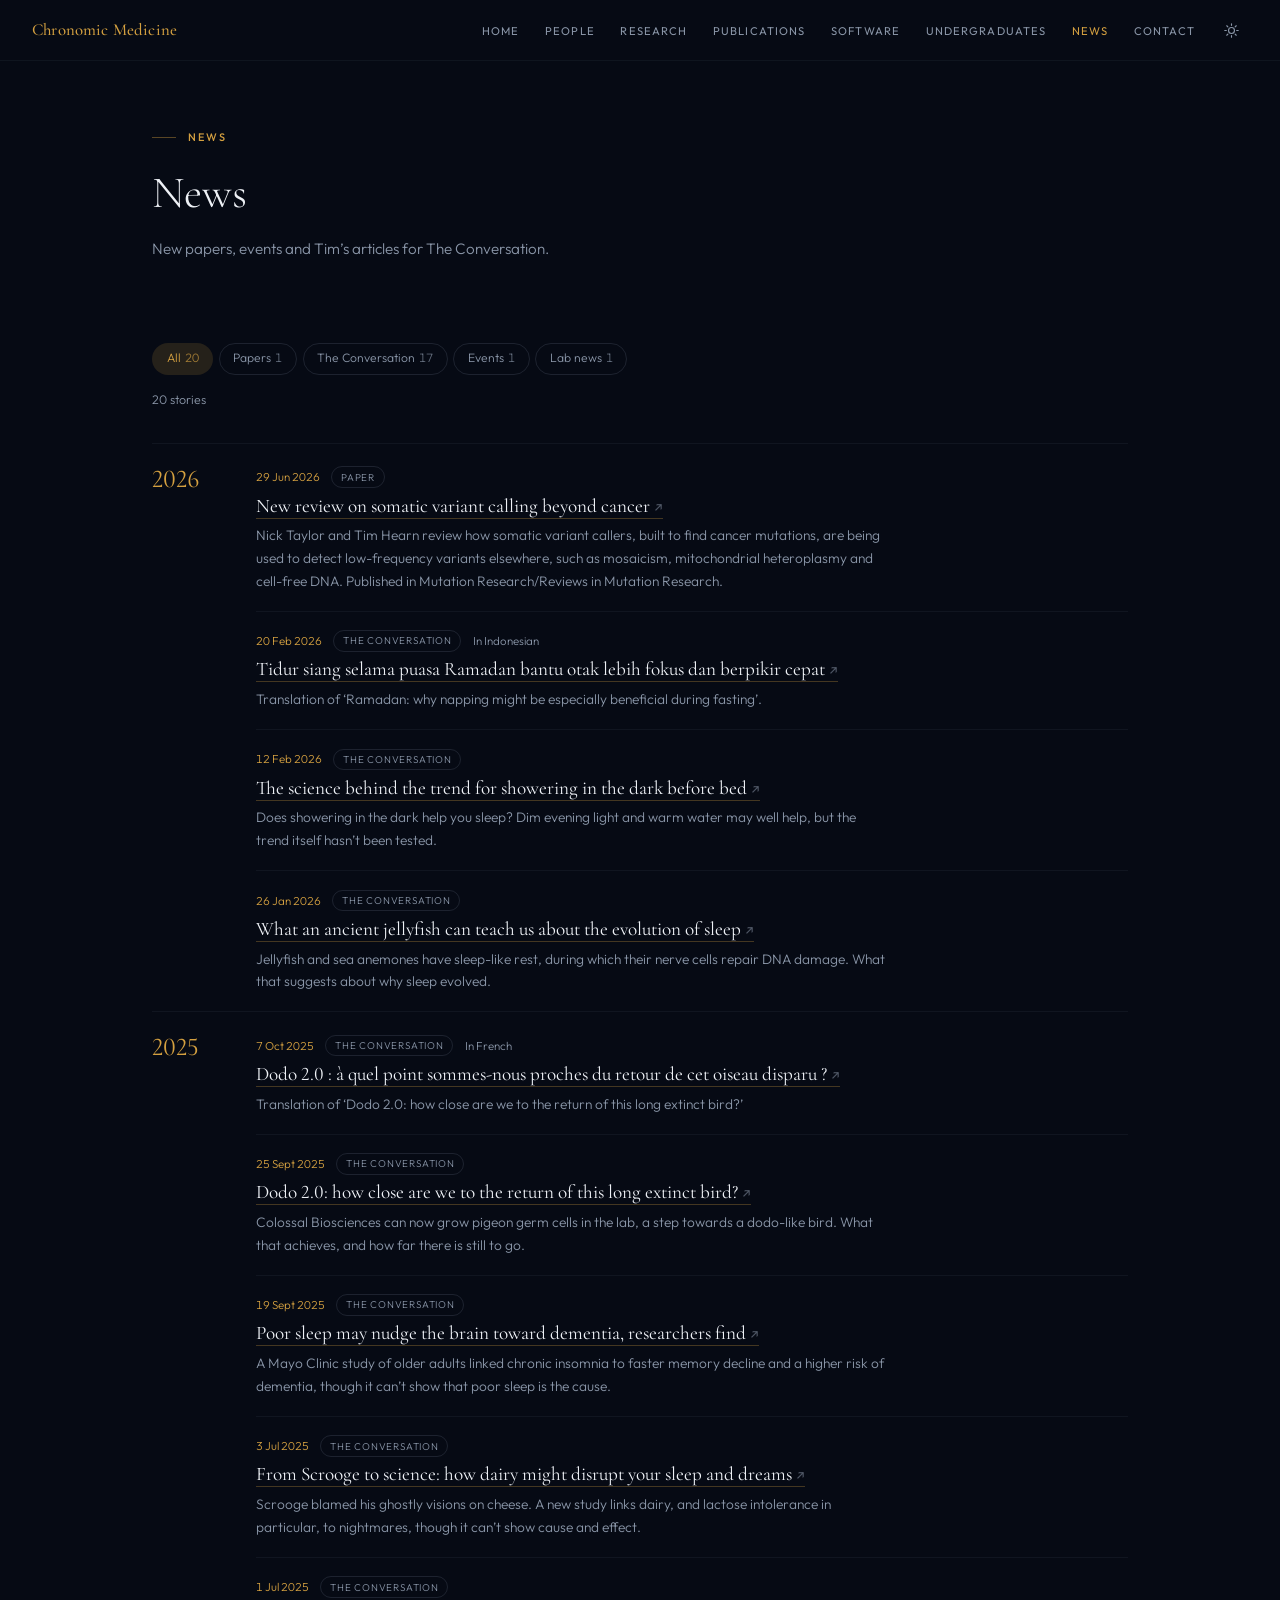
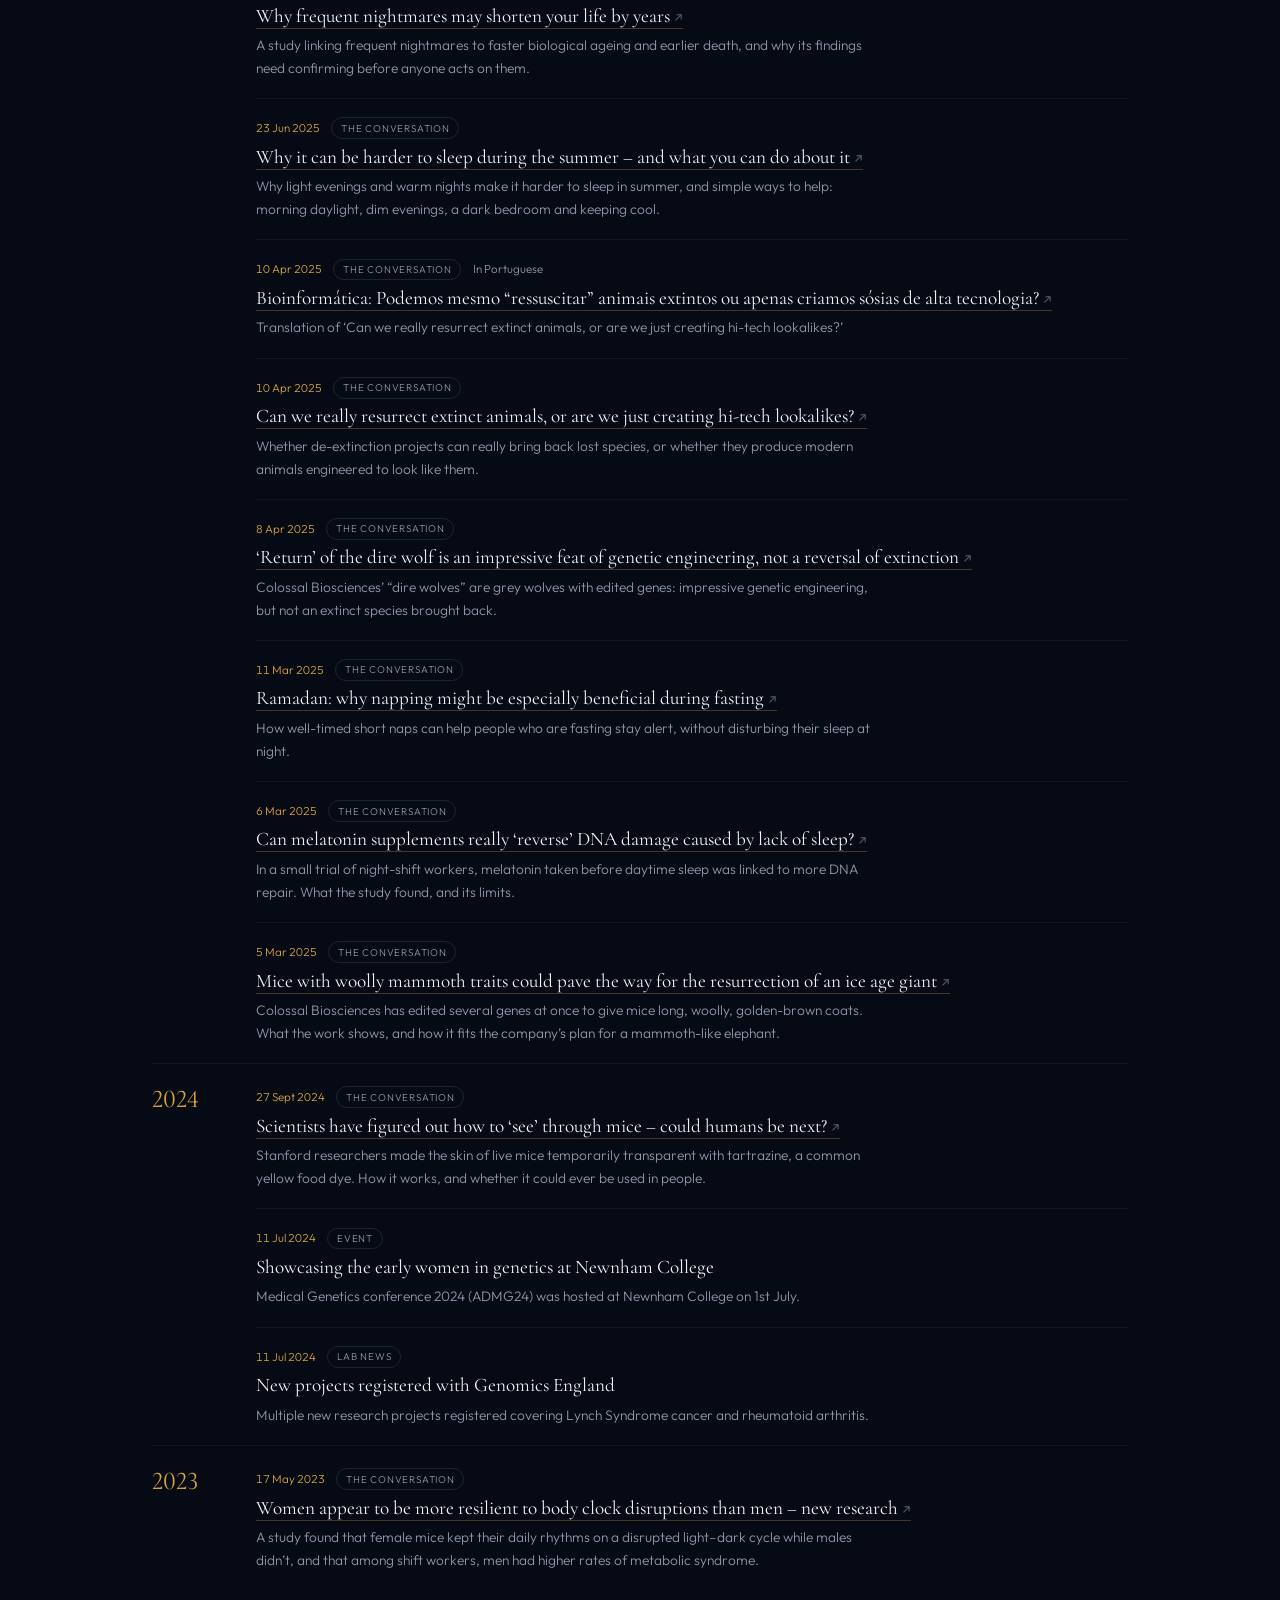
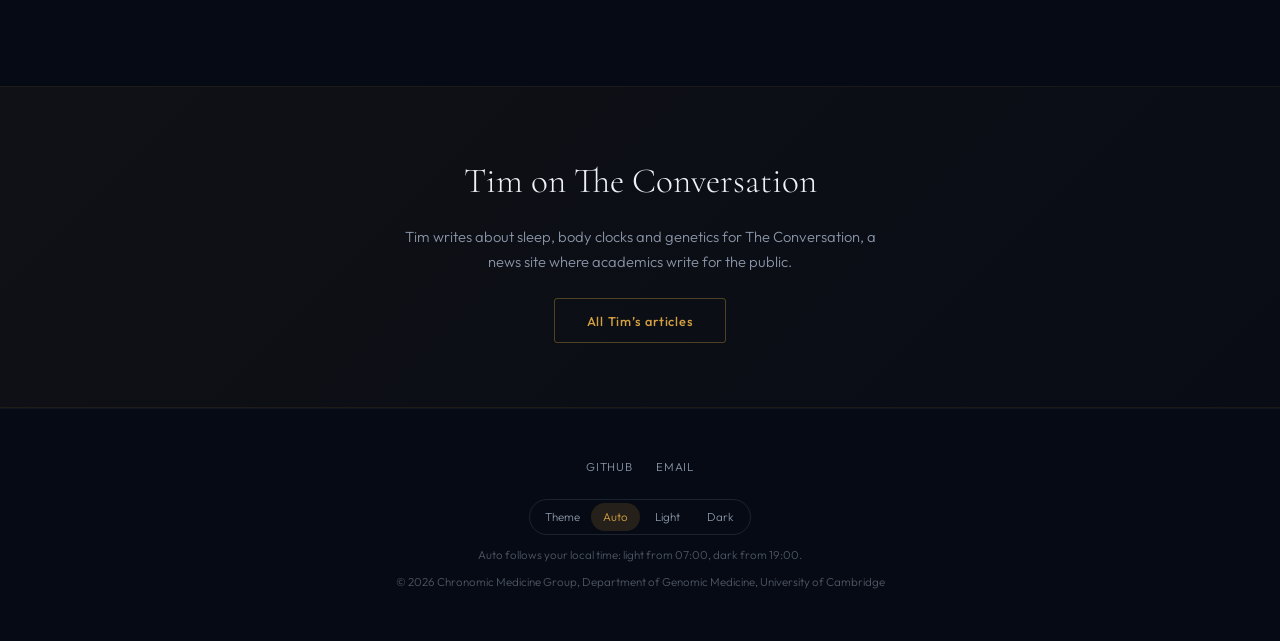
<file: news.html>
<!DOCTYPE html>
<html lang="en">
<head>
    <meta charset="UTF-8">
    <meta name="viewport" content="width=device-width, initial-scale=1.0">
    <title>News — Chronomic Medicine Group</title>
    <meta name="description" content="News from the Chronomic Medicine Group, Department of Genomic Medicine, University of Cambridge: new papers, events and articles for The Conversation.">
    <meta name="theme-color" content="#060a14">
    <meta name="color-scheme" content="dark light">
    <script>
    /* Colour theme: light 07:00–19:00 local time, dark otherwise, unless the visitor has chosen one (see theme.js) */
    (function(d){var p=null;try{p=localStorage.getItem('cm-theme')}catch(e){}var h=new Date().getHours();d.setAttribute('data-theme',p==='light'||p==='dark'?p:(h>=7&&h<19?'light':'dark'))})(document.documentElement);
    </script>
    <link rel="preconnect" href="https://fonts.googleapis.com">
    <link rel="preconnect" href="https://fonts.gstatic.com" crossorigin>
    <link href="https://fonts.googleapis.com/css2?family=Cormorant+Garamond:ital,wght@0,300;0,400;0,500;0,600;1,300;1,400&family=Outfit:wght@200..600&display=swap" rel="stylesheet">
    <link rel="stylesheet" href="style.css">
    <link rel="icon" href="favicon.svg" type="image/svg+xml">
</head>
<body>

<a class="skip-link" href="#main">Skip to content</a>

<nav id="mainNav" class="nav-solid" aria-label="Main">
    <a href="index.html" class="nav-brand">Chronomic Medicine</a>
    <ul class="nav-links" id="navLinks">
        <li><a href="index.html">Home</a></li>
        <li><a href="people.html">People</a></li>
        <li><a href="research.html">Research</a></li>
        <li><a href="publications.html">Publications</a></li>
        <li><a href="software.html">Software</a></li>
        <li><a href="undergraduate/">Undergraduates</a></li>
        <li><a href="news.html" class="active" aria-current="page">News</a></li>
        <li><a href="index.html#contact">Contact</a></li>
    </ul>
    <div class="nav-tools">
        <button class="theme-toggle" type="button" data-theme-toggle aria-label="Switch between light and dark mode">
            <svg class="icon-sun" viewBox="0 0 24 24" aria-hidden="true"><circle cx="12" cy="12" r="4.2"/><path d="M12 2.5v2.2M12 19.3v2.2M2.5 12h2.2M19.3 12h2.2M5.3 5.3l1.6 1.6M17.1 17.1l1.6 1.6M5.3 18.7l1.6-1.6M17.1 6.9l1.6-1.6"/></svg>
            <svg class="icon-moon" viewBox="0 0 24 24" aria-hidden="true"><path d="M20 14.6A8.4 8.4 0 0 1 9.4 4a8.4 8.4 0 1 0 10.6 10.6z"/></svg>
        </button>
        <button class="nav-toggle" id="navToggle" type="button" aria-label="Menu" aria-expanded="false" aria-controls="navLinks"><span></span><span></span><span></span></button>
    </div>
</nav>

<main id="main">
    <!-- News comes from data/news.csv -->
    <header class="page-header reveal">
        <p class="section-label">News</p>
        <h1>News</h1>
        <p class="section-intro">New papers, events and Tim’s articles for The Conversation.</p>
    </header>

    <section class="section section--tight-top" aria-label="News stories">
        <div class="news-tools" id="newsTools" hidden>
            <div class="pub-types" id="newsTags" role="group" aria-label="Show one kind of story"></div>
            <p class="pub-count" id="newsCount" aria-live="polite"></p>
        </div>
        <div id="newsList"><noscript><p class="pub-note">The news list needs JavaScript. It is also available as <a href="data/news.csv">data/news.csv</a>.</p></noscript></div>
    </section>

    <div class="join-band reveal">
        <h2>Tim on The Conversation</h2>
        <p>Tim writes about sleep, body clocks and genetics for The Conversation, a news site where academics write for the public.</p>
        <a href="https://theconversation.com/profiles/timothy-hearn-1439589/articles" class="cta-btn" target="_blank" rel="noopener">All Tim’s articles</a>
    </div>
</main>

<footer>
    <div class="footer-links">
        <a href="https://github.com/comparativechrono/" target="_blank" rel="noopener">GitHub</a>
        <a href="mailto:tjh70@cam.ac.uk">Email</a>
    </div>
    <div class="appearance" role="group" aria-label="Colour theme">
        <span class="appearance-label">Theme</span>
        <button type="button" data-theme-choice="auto" aria-pressed="true">Auto</button>
        <button type="button" data-theme-choice="light" aria-pressed="false">Light</button>
        <button type="button" data-theme-choice="dark" aria-pressed="false">Dark</button>
    </div>
    <p class="appearance-note">Auto follows your local time: light from 07:00, dark from 19:00.</p>
    <p>&copy; <span id="yr"></span> Chronomic Medicine Group, Department of Genomic Medicine, University of Cambridge</p>
</footer>

<script src="theme.js"></script>
<script src="shared.js"></script>
<script>
// Plural labels for the filter buttons; any other tag is shown as written
const TAG_PLURALS = { Paper: 'Papers', Event: 'Events', Talk: 'Talks', Award: 'Awards', Grant: 'Grants' };
let news = [], current = null;

function render() {
    const tags = [...new Set(news.map(n => n.tag).filter(Boolean))];
    const tagsEl = document.getElementById('newsTags');
    tagsEl.innerHTML = tags.length < 2 ? '' :
        [`<button type="button" class="chip-btn" data-tag="" aria-pressed="${!current}">All<span class="c">${news.length}</span></button>`]
        .concat(tags.map(t => `<button type="button" class="chip-btn" data-tag="${esc(t)}" aria-pressed="${current === t}">${esc(TAG_PLURALS[t] || t)}<span class="c">${news.filter(n => n.tag === t).length}</span></button>`))
        .join('');
    tagsEl.querySelectorAll('button').forEach(b => b.addEventListener('click', () => { current = b.dataset.tag || null; render(); }));

    const shown = current ? news.filter(n => n.tag === current) : news;
    document.getElementById('newsCount').textContent = current ? `Showing ${shown.length} of ${news.length}` : `${news.length} stories`;
    const years = [...new Set(shown.map(n => (n.date || '').slice(0, 4)))];
    document.getElementById('newsList').innerHTML = years.map(y => `
        <div class="pub-year-group">
            <div class="pub-year-heading">${esc(y)}</div>
            <div>${shown.filter(n => (n.date || '').startsWith(y)).map(newsEntry).join('')}</div>
        </div>`).join('');
}

async function init() {
    news = (await loadCSV('data/news.csv')).sort((a, b) => (b.date || '').localeCompare(a.date || ''));
    if (!news.length) {
        document.getElementById('newsList').innerHTML = '<p class="pub-note">Add news to data/news.csv (columns: date, title, summary, link, tag, language).</p>';
        return;
    }
    document.getElementById('newsTools').hidden = false;
    render();
}

init();
</script>
</body>
</html>
</file>
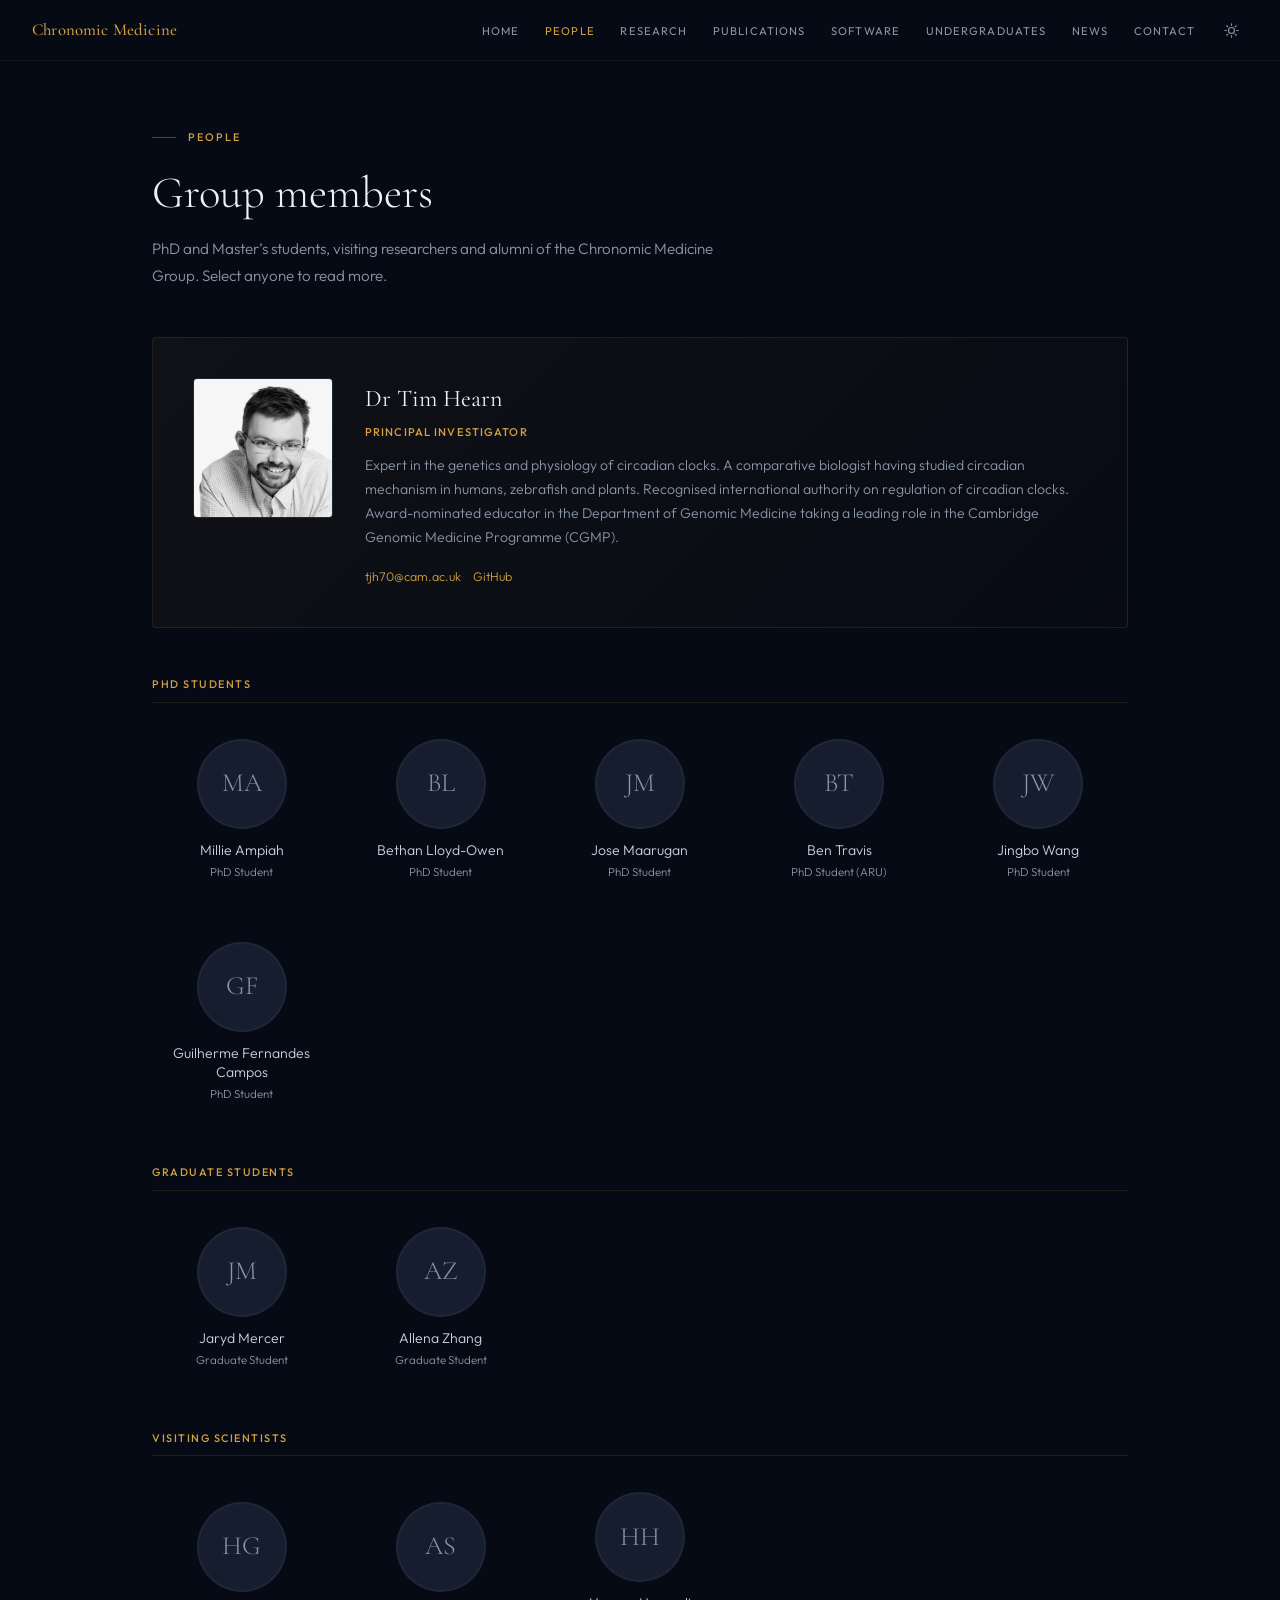
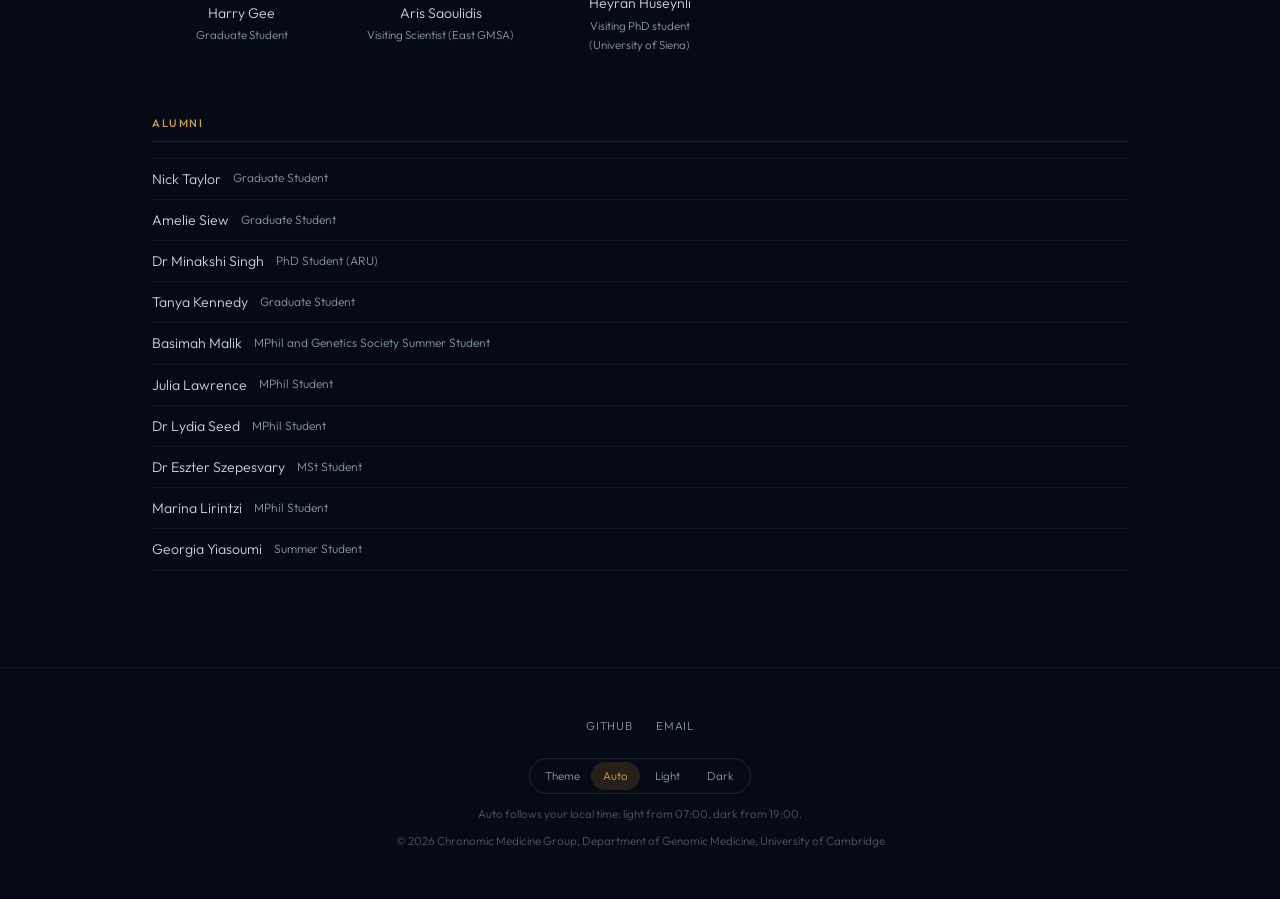
<file: people.html>
<!DOCTYPE html>
<html lang="en">
<head>
    <meta charset="UTF-8">
    <meta name="viewport" content="width=device-width, initial-scale=1.0">
    <title>People — Chronomic Medicine Group</title>
    <meta name="description" content="Members of the Chronomic Medicine Group, Department of Genomic Medicine, University of Cambridge.">
    <meta name="theme-color" content="#060a14">
    <meta name="color-scheme" content="dark light">
    <script>
    /* Colour theme: light 07:00–19:00 local time, dark otherwise, unless the visitor has chosen one (see theme.js) */
    (function(d){var p=null;try{p=localStorage.getItem('cm-theme')}catch(e){}var h=new Date().getHours();d.setAttribute('data-theme',p==='light'||p==='dark'?p:(h>=7&&h<19?'light':'dark'))})(document.documentElement);
    </script>
    <link rel="preconnect" href="https://fonts.googleapis.com">
    <link rel="preconnect" href="https://fonts.gstatic.com" crossorigin>
    <link href="https://fonts.googleapis.com/css2?family=Cormorant+Garamond:ital,wght@0,300;0,400;0,500;0,600;1,300;1,400&family=Outfit:wght@200..600&display=swap" rel="stylesheet">
    <link rel="stylesheet" href="style.css">
    <link rel="icon" href="favicon.svg" type="image/svg+xml">
</head>
<body>

<a class="skip-link" href="#main">Skip to content</a>

<nav id="mainNav" class="nav-solid" aria-label="Main">
    <a href="index.html" class="nav-brand">Chronomic Medicine</a>
    <ul class="nav-links" id="navLinks">
        <li><a href="index.html">Home</a></li>
        <li><a href="people.html" class="active" aria-current="page">People</a></li>
        <li><a href="research.html">Research</a></li>
        <li><a href="publications.html">Publications</a></li>
        <li><a href="software.html">Software</a></li>
        <li><a href="undergraduate/">Undergraduates</a></li>
        <li><a href="news.html">News</a></li>
        <li><a href="index.html#contact">Contact</a></li>
    </ul>
    <div class="nav-tools">
        <button class="theme-toggle" type="button" data-theme-toggle aria-label="Switch between light and dark mode">
            <svg class="icon-sun" viewBox="0 0 24 24" aria-hidden="true"><circle cx="12" cy="12" r="4.2"/><path d="M12 2.5v2.2M12 19.3v2.2M2.5 12h2.2M19.3 12h2.2M5.3 5.3l1.6 1.6M17.1 17.1l1.6 1.6M5.3 18.7l1.6-1.6M17.1 6.9l1.6-1.6"/></svg>
            <svg class="icon-moon" viewBox="0 0 24 24" aria-hidden="true"><path d="M20 14.6A8.4 8.4 0 0 1 9.4 4a8.4 8.4 0 1 0 10.6 10.6z"/></svg>
        </button>
        <button class="nav-toggle" id="navToggle" type="button" aria-label="Menu" aria-expanded="false" aria-controls="navLinks"><span></span><span></span><span></span></button>
    </div>
</nav>

<main id="main">
    <div class="page-header reveal">
        <p class="section-label">People</p>
        <h1>Group members</h1>
        <p class="section-intro">PhD and Master’s students, visiting researchers and alumni of the Chronomic Medicine Group. Select anyone to read more.</p>
    </div>

    <div class="section section--flush-top">
        <div id="piCard"></div>
        <div id="currentMembers"></div>
        <div id="formerMembers"></div>
    </div>
</main>

<!-- Member details -->
<div class="modal-overlay" id="modalOverlay">
    <div class="modal" role="dialog" aria-modal="true" aria-labelledby="modalName">
        <button class="modal-close" id="modalClose" type="button" aria-label="Close">&times;</button>
        <div id="modalBody"></div>
    </div>
</div>

<footer>
    <div class="footer-links">
        <a href="https://github.com/comparativechrono/" target="_blank" rel="noopener">GitHub</a>
        <a href="mailto:tjh70@cam.ac.uk">Email</a>
    </div>
    <div class="appearance" role="group" aria-label="Colour theme">
        <span class="appearance-label">Theme</span>
        <button type="button" data-theme-choice="auto" aria-pressed="true">Auto</button>
        <button type="button" data-theme-choice="light" aria-pressed="false">Light</button>
        <button type="button" data-theme-choice="dark" aria-pressed="false">Dark</button>
    </div>
    <p class="appearance-note">Auto follows your local time: light from 07:00, dark from 19:00.</p>
    <p>&copy; <span id="yr"></span> Chronomic Medicine Group, Department of Genomic Medicine, University of Cambridge</p>
</footer>

<script src="theme.js"></script>
<script src="shared.js"></script>
<script>
const PHOTO_DIR = 'photos/';
let members = [];
let lastOpener = null;

// Photo, or initials if there is no photo (or it fails to load)
function avatar(m, size, round) {
    const cls = 'avatar' + (round ? ' avatar--round' : '');
    const style = `width:${size}px;height:${size}px;font-size:${Math.max(0.8, size / 55).toFixed(2)}rem`;
    const initials = esc(getInitials(m.name));
    if (m.photo) {
        return `<img class="${cls}" src="${PHOTO_DIR}${esc(m.photo)}" alt="" width="${size}" height="${size}" style="${style}" data-initials="${initials}">`;
    }
    return `<span class="${cls}" style="${style}" aria-hidden="true">${initials}</span>`;
}
document.addEventListener('error', (e) => {
    const img = e.target;
    if (img.tagName !== 'IMG' || !img.classList.contains('avatar')) return;
    const span = document.createElement('span');
    span.className = img.className;
    span.setAttribute('style', img.getAttribute('style'));
    span.setAttribute('aria-hidden', 'true');
    span.textContent = img.dataset.initials || '';
    img.replaceWith(span);
}, true);

async function init() {
    members = await loadCSV('data/members.csv');

    const pi = members.filter(m => m.level === 'pi' && m.status === 'current');
    const current = members.filter(m => m.level !== 'pi' && m.status === 'current');
    const former = members.filter(m => m.status === 'former');

    if (pi.length) {
        const p = pi[0];
        document.getElementById('piCard').innerHTML = `
            <div class="pi-card reveal">
                ${avatar(p, 140, false)}
                <div class="pi-info">
                    <h3>${esc(p.name)}</h3>
                    <div class="pi-role">${esc(p.role)}</div>
                    <p>${esc(p.description)}</p>
                    <div class="pi-links">
                        ${p.email ? `<a href="mailto:${esc(p.email)}" class="pi-link">${esc(p.email)}</a>` : ''}
                        ${p.github ? `<a href="https://github.com/${esc(p.github)}" target="_blank" rel="noopener" class="pi-link">GitHub</a>` : ''}
                        ${p.orcid ? `<a href="https://orcid.org/${esc(p.orcid)}" target="_blank" rel="noopener" class="pi-link">ORCID</a>` : ''}
                    </div>
                </div>
            </div>`;
    }

    // Group current members by level
    const levelLabels = { postdoc: 'Postdoctoral researchers', phd: 'PhD students', grad: 'Graduate students', visiting: 'Visiting scientists', undergrad: 'Undergraduates' };
    const groups = {};
    current.forEach(m => {
        const label = levelLabels[m.level] || 'Researchers';
        (groups[label] = groups[label] || []).push(m);
    });
    let html = '';
    for (const [label, list] of Object.entries(groups)) {
        html += `<h2 class="group-label">${label}</h2><div class="member-grid">`;
        list.forEach(m => {
            const idx = members.indexOf(m);
            html += `
                <button type="button" class="member-card reveal" data-idx="${idx}">
                    ${avatar(m, 90, true)}
                    <div class="member-name">${esc(m.name)}</div>
                    <div class="member-role">${esc(m.role)}</div>
                </button>`;
        });
        html += '</div>';
    }
    document.getElementById('currentMembers').innerHTML = html;

    if (former.length) {
        document.getElementById('formerMembers').innerHTML =
            '<h2 class="group-label">Alumni</h2><div class="former-list">' +
            former.map(m => `<div class="former-item"><span class="former-name">${esc(m.name)}</span><span class="former-role">${esc(m.role)}</span></div>`).join('') +
            '</div>';
    }

    document.querySelectorAll('.member-card').forEach(card => {
        card.addEventListener('click', () => openModal(+card.dataset.idx, card));
    });
    initReveal();
}

function openModal(idx, opener) {
    const m = members[idx];
    if (!m) return;
    lastOpener = opener || null;
    const interests = (m.interests || '').split(',').map(s => s.trim()).filter(Boolean);
    document.getElementById('modalBody').innerHTML = `
        <div class="modal-top">
            ${avatar(m, 100, false)}
            <div>
                <div class="modal-name" id="modalName">${esc(m.name)}</div>
                <div class="modal-role">${esc(m.role)}</div>
            </div>
        </div>
        <div class="modal-body">
            ${m.description ? `<h4>About</h4><p>${esc(m.description)}</p>` : ''}
            ${interests.length ? `<h4>Research interests</h4><div class="modal-interests">${interests.map(i => `<span>${esc(i)}</span>`).join('')}</div>` : ''}
            <div class="modal-links">
                ${m.email ? `<a href="mailto:${esc(m.email)}" class="modal-link">${esc(m.email)}</a>` : ''}
                ${m.github ? `<a href="https://github.com/${esc(m.github)}" target="_blank" rel="noopener" class="modal-link">GitHub</a>` : ''}
                ${m.orcid ? `<a href="https://orcid.org/${esc(m.orcid)}" target="_blank" rel="noopener" class="modal-link">ORCID</a>` : ''}
                ${m.scholar ? `<a href="https://scholar.google.com/citations?user=${esc(m.scholar)}" target="_blank" rel="noopener" class="modal-link">Google Scholar</a>` : ''}
            </div>
        </div>`;
    document.getElementById('modalOverlay').classList.add('open');
    document.body.style.overflow = 'hidden';
    document.getElementById('modalClose').focus();
}

function closeModal() {
    const overlay = document.getElementById('modalOverlay');
    if (!overlay.classList.contains('open')) return;
    overlay.classList.remove('open');
    document.body.style.overflow = '';
    if (lastOpener) lastOpener.focus();
}

document.getElementById('modalClose').addEventListener('click', closeModal);
document.getElementById('modalOverlay').addEventListener('click', e => {
    if (e.target === document.getElementById('modalOverlay')) closeModal();
});
document.addEventListener('keydown', e => { if (e.key === 'Escape') closeModal(); });

init();
</script>
</body>
</html>
</file>
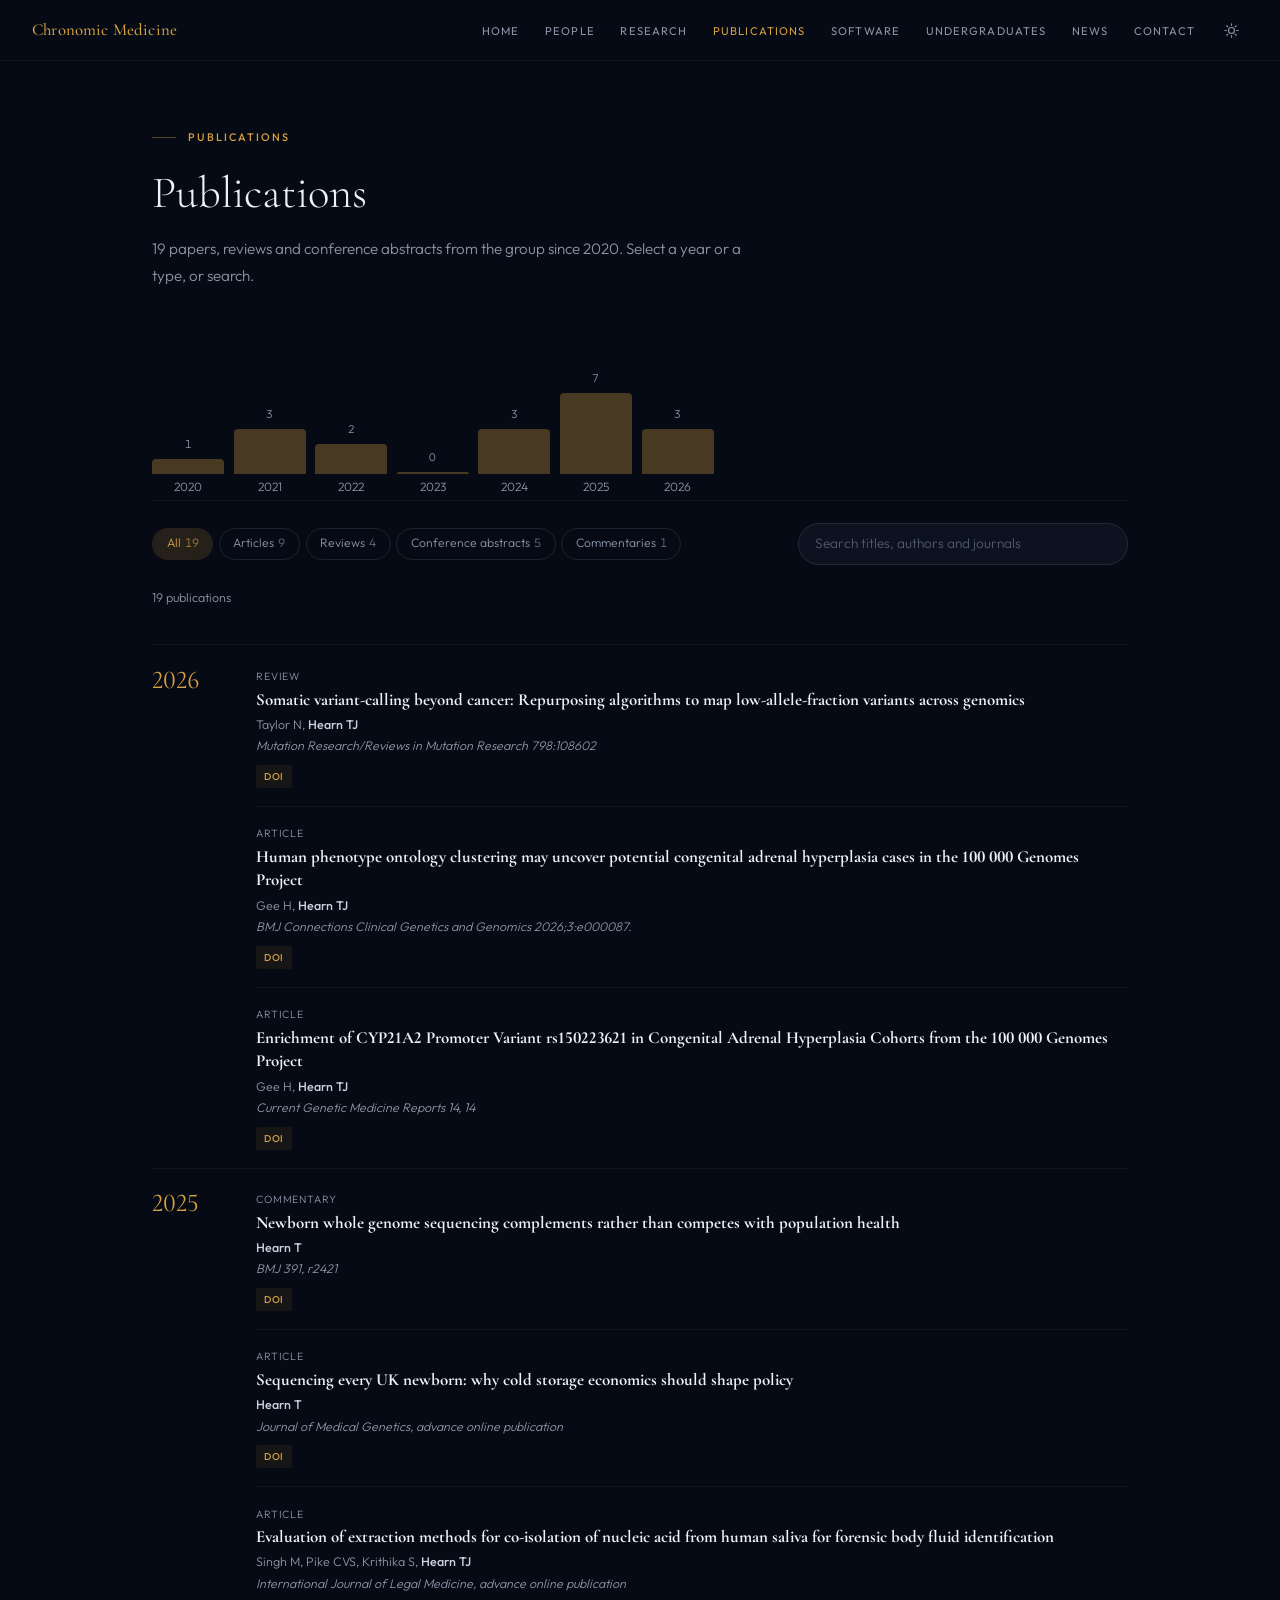
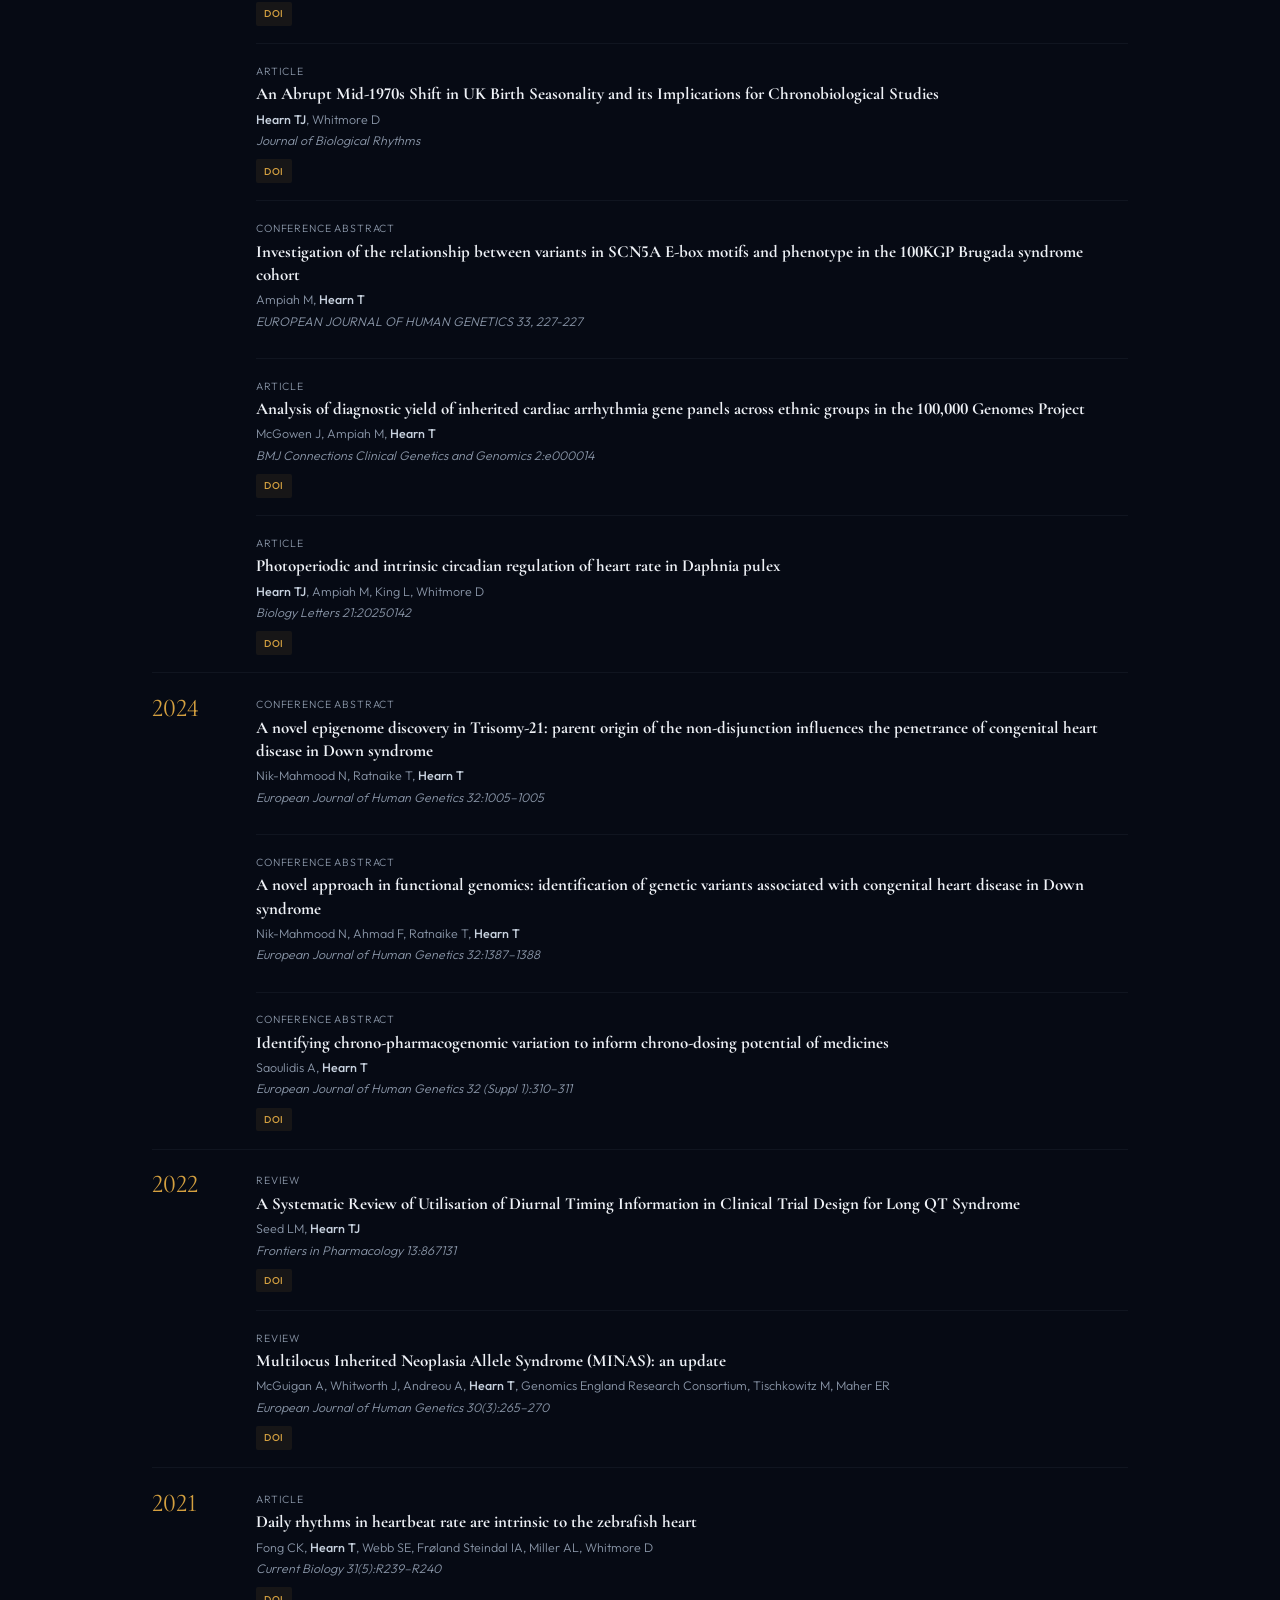
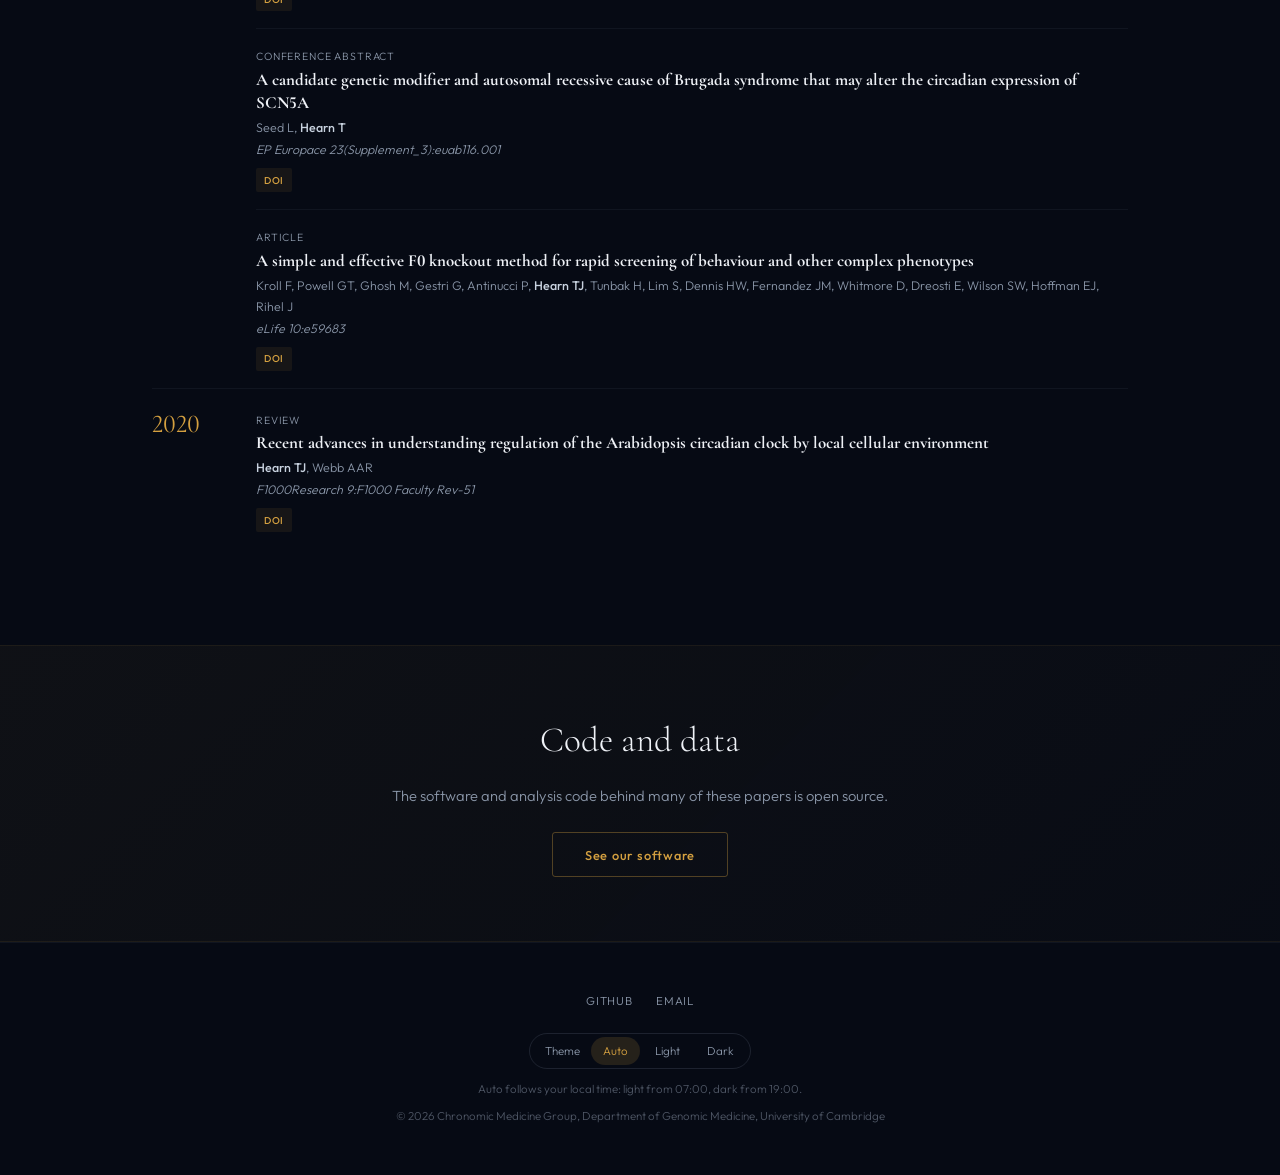
<file: publications.html>
<!DOCTYPE html>
<html lang="en">
<head>
    <meta charset="UTF-8">
    <meta name="viewport" content="width=device-width, initial-scale=1.0">
    <title>Publications — Chronomic Medicine Group</title>
    <meta name="description" content="Papers, reviews and conference abstracts from the Chronomic Medicine Group, Department of Genomic Medicine, University of Cambridge.">
    <meta name="theme-color" content="#060a14">
    <meta name="color-scheme" content="dark light">
    <script>
    /* Colour theme: light 07:00–19:00 local time, dark otherwise, unless the visitor has chosen one (see theme.js) */
    (function(d){var p=null;try{p=localStorage.getItem('cm-theme')}catch(e){}var h=new Date().getHours();d.setAttribute('data-theme',p==='light'||p==='dark'?p:(h>=7&&h<19?'light':'dark'))})(document.documentElement);
    </script>
    <link rel="preconnect" href="https://fonts.googleapis.com">
    <link rel="preconnect" href="https://fonts.gstatic.com" crossorigin>
    <link href="https://fonts.googleapis.com/css2?family=Cormorant+Garamond:ital,wght@0,300;0,400;0,500;0,600;1,300;1,400&family=Outfit:wght@200..600&display=swap" rel="stylesheet">
    <link rel="stylesheet" href="style.css">
    <link rel="icon" href="favicon.svg" type="image/svg+xml">
</head>
<body>

<a class="skip-link" href="#main">Skip to content</a>

<nav id="mainNav" class="nav-solid" aria-label="Main">
    <a href="index.html" class="nav-brand">Chronomic Medicine</a>
    <ul class="nav-links" id="navLinks">
        <li><a href="index.html">Home</a></li>
        <li><a href="people.html">People</a></li>
        <li><a href="research.html">Research</a></li>
        <li><a href="publications.html" class="active" aria-current="page">Publications</a></li>
        <li><a href="software.html">Software</a></li>
        <li><a href="undergraduate/">Undergraduates</a></li>
        <li><a href="news.html">News</a></li>
        <li><a href="index.html#contact">Contact</a></li>
    </ul>
    <div class="nav-tools">
        <button class="theme-toggle" type="button" data-theme-toggle aria-label="Switch between light and dark mode">
            <svg class="icon-sun" viewBox="0 0 24 24" aria-hidden="true"><circle cx="12" cy="12" r="4.2"/><path d="M12 2.5v2.2M12 19.3v2.2M2.5 12h2.2M19.3 12h2.2M5.3 5.3l1.6 1.6M17.1 17.1l1.6 1.6M5.3 18.7l1.6-1.6M17.1 6.9l1.6-1.6"/></svg>
            <svg class="icon-moon" viewBox="0 0 24 24" aria-hidden="true"><path d="M20 14.6A8.4 8.4 0 0 1 9.4 4a8.4 8.4 0 1 0 10.6 10.6z"/></svg>
        </button>
        <button class="nav-toggle" id="navToggle" type="button" aria-label="Menu" aria-expanded="false" aria-controls="navLinks"><span></span><span></span><span></span></button>
    </div>
</nav>

<main id="main">
    <!-- Publications come from data/publications.csv -->
    <header class="page-header reveal">
        <p class="section-label">Publications</p>
        <h1>Publications</h1>
        <p class="section-intro" id="pubIntro">Papers, reviews and conference abstracts from the group.</p>
    </header>

    <section class="section section--tight-top" aria-label="Publication list">
        <div class="pub-tools" id="pubTools" hidden>
            <div class="pub-years" id="pubYears" role="group" aria-label="Show one year"></div>
            <div class="pub-filter">
                <div class="pub-types" id="pubTypes" role="group" aria-label="Show one type"></div>
                <label class="pub-search">
                    <span class="visually-hidden">Search publications</span>
                    <input type="search" id="pubSearch" placeholder="Search titles, authors and journals" autocomplete="off">
                </label>
            </div>
            <p class="pub-count" id="pubCount" aria-live="polite"></p>
        </div>
        <div id="pubList"><noscript><p class="pub-note">The publication list needs JavaScript. It is also available as <a href="data/publications.csv">data/publications.csv</a>.</p></noscript></div>
    </section>

    <div class="join-band reveal">
        <h2>Code and data</h2>
        <p>The software and analysis code behind many of these papers is open source.</p>
        <a href="software.html" class="cta-btn">See our software</a>
    </div>
</main>

<footer>
    <div class="footer-links">
        <a href="https://github.com/comparativechrono/" target="_blank" rel="noopener">GitHub</a>
        <a href="mailto:tjh70@cam.ac.uk">Email</a>
    </div>
    <div class="appearance" role="group" aria-label="Colour theme">
        <span class="appearance-label">Theme</span>
        <button type="button" data-theme-choice="auto" aria-pressed="true">Auto</button>
        <button type="button" data-theme-choice="light" aria-pressed="false">Light</button>
        <button type="button" data-theme-choice="dark" aria-pressed="false">Dark</button>
    </div>
    <p class="appearance-note">Auto follows your local time: light from 07:00, dark from 19:00.</p>
    <p>&copy; <span id="yr"></span> Chronomic Medicine Group, Department of Genomic Medicine, University of Cambridge</p>
</footer>

<script src="theme.js"></script>
<script src="shared.js"></script>
<script>
const TYPE_LABELS = { article: 'Article', review: 'Review', abstract: 'Conference abstract', commentary: 'Commentary', preprint: 'Preprint', chapter: 'Book chapter' };
const TYPE_PLURALS = { article: 'Articles', review: 'Reviews', abstract: 'Conference abstracts', commentary: 'Commentaries', preprint: 'Preprints', chapter: 'Book chapters' };
const state = { year: null, type: null, q: '' };
let pubs = [];

// Bold the group leader's name in author lists
const highlightAuthors = (a) => esc(a).replace(/\bHearn\s+T[A-Z]*\b/g, m => `<strong>${m}</strong>`);

function matches(p, ignore) {
    if (state.year && ignore !== 'year' && p.year !== state.year) return false;
    if (state.type && ignore !== 'type' && (p.type || 'article') !== state.type) return false;
    if (state.q) {
        const hay = `${p.title} ${p.authors} ${p.journal}`.toLowerCase();
        if (!state.q.toLowerCase().split(/\s+/).filter(Boolean).every(w => hay.includes(w))) return false;
    }
    return true;
}

function renderControls() {
    // year chart: bars show how many match the other filters
    // every year from the first to the last, including years with none
    const ys = pubs.map(p => +p.year).filter(Boolean);
    const years = [];
    for (let y = Math.min(...ys); y <= Math.max(...ys); y++) years.push(String(y));
    const counts = years.map(y => pubs.filter(p => p.year === y && matches(p, 'year')).length);
    const max = Math.max(1, ...years.map(y => pubs.filter(p => p.year === y).length));
    const yearsEl = document.getElementById('pubYears');
    if (!yearsEl.children.length) {
        yearsEl.innerHTML = years.map(y => `<button type="button" class="pub-year-btn" data-year="${esc(y)}" aria-pressed="false"><span class="n"></span><span class="bar"></span><span class="y">${esc(y)}</span></button>`).join('');
        yearsEl.querySelectorAll('button').forEach(b => b.addEventListener('click', () => {
            state.year = state.year === b.dataset.year ? null : b.dataset.year;
            render();
        }));
    }
    yearsEl.querySelectorAll('button').forEach((b, i) => {
        b.setAttribute('aria-pressed', String(state.year === b.dataset.year));
        b.setAttribute('aria-label', `${b.dataset.year}: ${counts[i]} ${counts[i] === 1 ? 'publication' : 'publications'}`);
        b.querySelector('.n').textContent = counts[i];
        b.style.setProperty('--h', (100 * counts[i] / max).toFixed(1));
    });
    // type chips
    const types = Object.keys(TYPE_LABELS).filter(t => pubs.some(p => (p.type || 'article') === t));
    const typesEl = document.getElementById('pubTypes');
    const nAll = pubs.filter(p => matches(p, 'type')).length;
    typesEl.innerHTML = [`<button type="button" class="chip-btn" data-type="" aria-pressed="${!state.type}">All<span class="c">${nAll}</span></button>`]
        .concat(types.map(t => `<button type="button" class="chip-btn" data-type="${t}" aria-pressed="${state.type === t}">${TYPE_PLURALS[t]}<span class="c">${pubs.filter(p => (p.type || 'article') === t && matches(p, 'type')).length}</span></button>`))
        .join('');
    typesEl.querySelectorAll('button').forEach(b => b.addEventListener('click', () => {
        state.type = b.dataset.type || null;
        render();
    }));
}

function renderList() {
    const shown = pubs.filter(p => matches(p));
    const filtered = state.year || state.type || state.q;
    const countEl = document.getElementById('pubCount');
    countEl.innerHTML = filtered
        ? `Showing ${shown.length} of ${pubs.length}<button type="button" id="pubClear">Show all</button>`
        : `${pubs.length} publications`;
    const clear = document.getElementById('pubClear');
    if (clear) clear.addEventListener('click', () => {
        state.year = null; state.type = null; state.q = '';
        document.getElementById('pubSearch').value = '';
        render();
    });
    const pubEl = document.getElementById('pubList');
    if (!shown.length) { pubEl.innerHTML = '<p class="pub-note">No publications match.</p>'; return; }
    const years = [...new Set(shown.map(p => p.year))].sort((a, b) => b.localeCompare(a));
    pubEl.innerHTML = years.map(y => `
        <div class="pub-year-group">
            <div class="pub-year-heading">${esc(y)}</div>
            <div>
                ${shown.filter(p => p.year === y).map(p => `
                    <article class="pub-item">
                        ${p.type ? `<div class="pub-type">${esc(TYPE_LABELS[p.type] || p.type)}</div>` : ''}
                        <h3 class="pub-title">${esc(p.title)}</h3>
                        <div class="pub-authors">${highlightAuthors(p.authors)}</div>
                        ${p.journal ? `<div class="pub-journal">${esc(p.journal)}</div>` : ''}
                        <div class="pub-badges">
                            ${p.doi ? `<a href="https://doi.org/${esc(p.doi)}" target="_blank" rel="noopener" class="pub-badge">DOI</a>` : ''}
                            ${p.pdf ? `<a href="${esc(p.pdf)}" target="_blank" rel="noopener" class="pub-badge">PDF</a>` : ''}
                            ${p.github ? `<a href="${esc(p.github)}" target="_blank" rel="noopener" class="pub-badge">Code</a>` : ''}
                            ${p.preprint ? `<a href="${esc(p.preprint)}" target="_blank" rel="noopener" class="pub-badge">Preprint</a>` : ''}
                        </div>
                    </article>`).join('')}
            </div>
        </div>`).join('');
}

function render() { renderControls(); renderList(); }

async function init() {
    pubs = await loadCSV('data/publications.csv');
    if (!pubs.length) {
        document.getElementById('pubList').innerHTML = '<p class="pub-note">Add publications to data/publications.csv (columns: year, authors, title, journal, doi, pdf, github, preprint, type).</p>';
        return;
    }
    const years = pubs.map(p => +p.year).filter(Boolean);
    document.getElementById('pubIntro').textContent =
        `${pubs.length} papers, reviews and conference abstracts from the group since ${Math.min(...years)}. Select a year or a type, or search.`;
    document.getElementById('pubTools').hidden = false;
    let timer = 0;
    document.getElementById('pubSearch').addEventListener('input', (e) => {
        clearTimeout(timer);
        timer = setTimeout(() => { state.q = e.target.value.trim(); render(); }, 120);
    });
    // the year bars grow in when the page opens
    render();
    const bars = document.querySelectorAll('.pub-year-btn');
    const heights = [...bars].map(b => b.style.getPropertyValue('--h'));
    bars.forEach(b => b.style.setProperty('--h', 0));
    requestAnimationFrame(() => requestAnimationFrame(() => bars.forEach((b, i) => b.style.setProperty('--h', heights[i]))));
}

init();
</script>
</body>
</html>
</file>
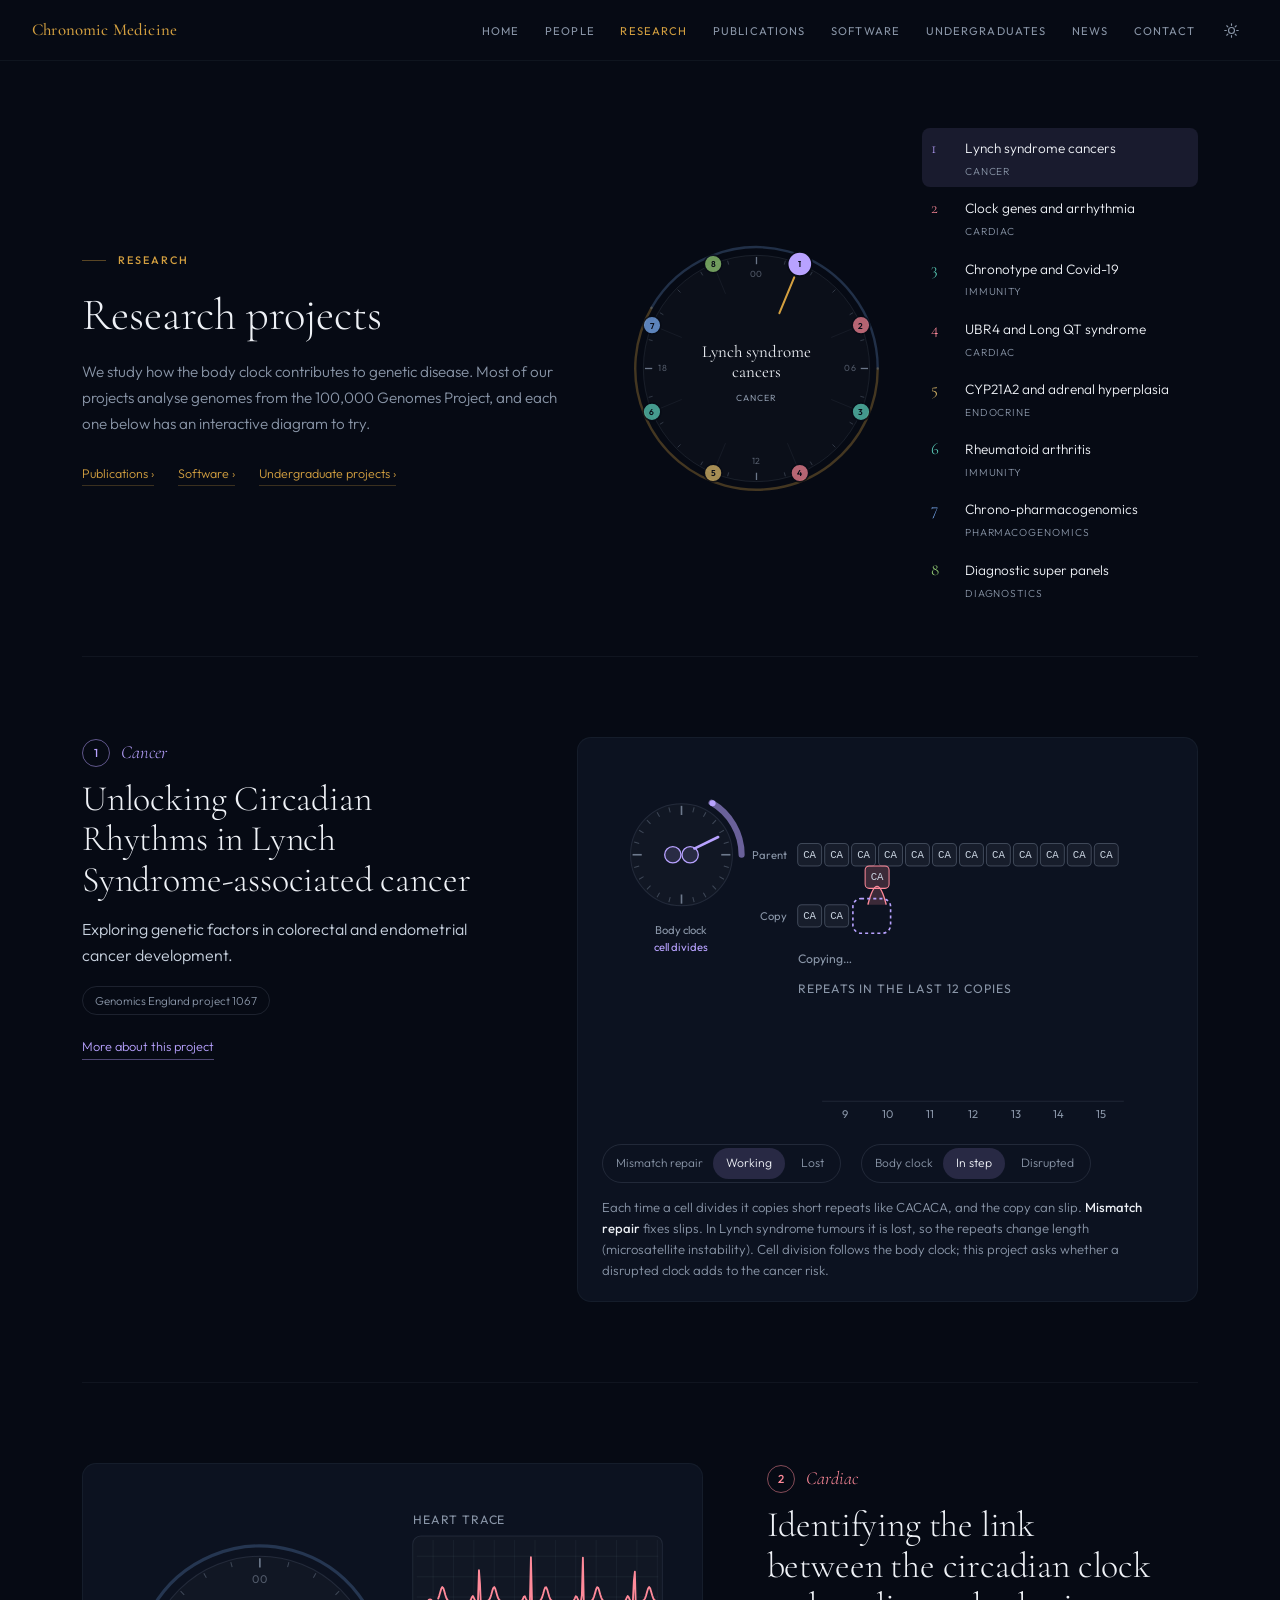
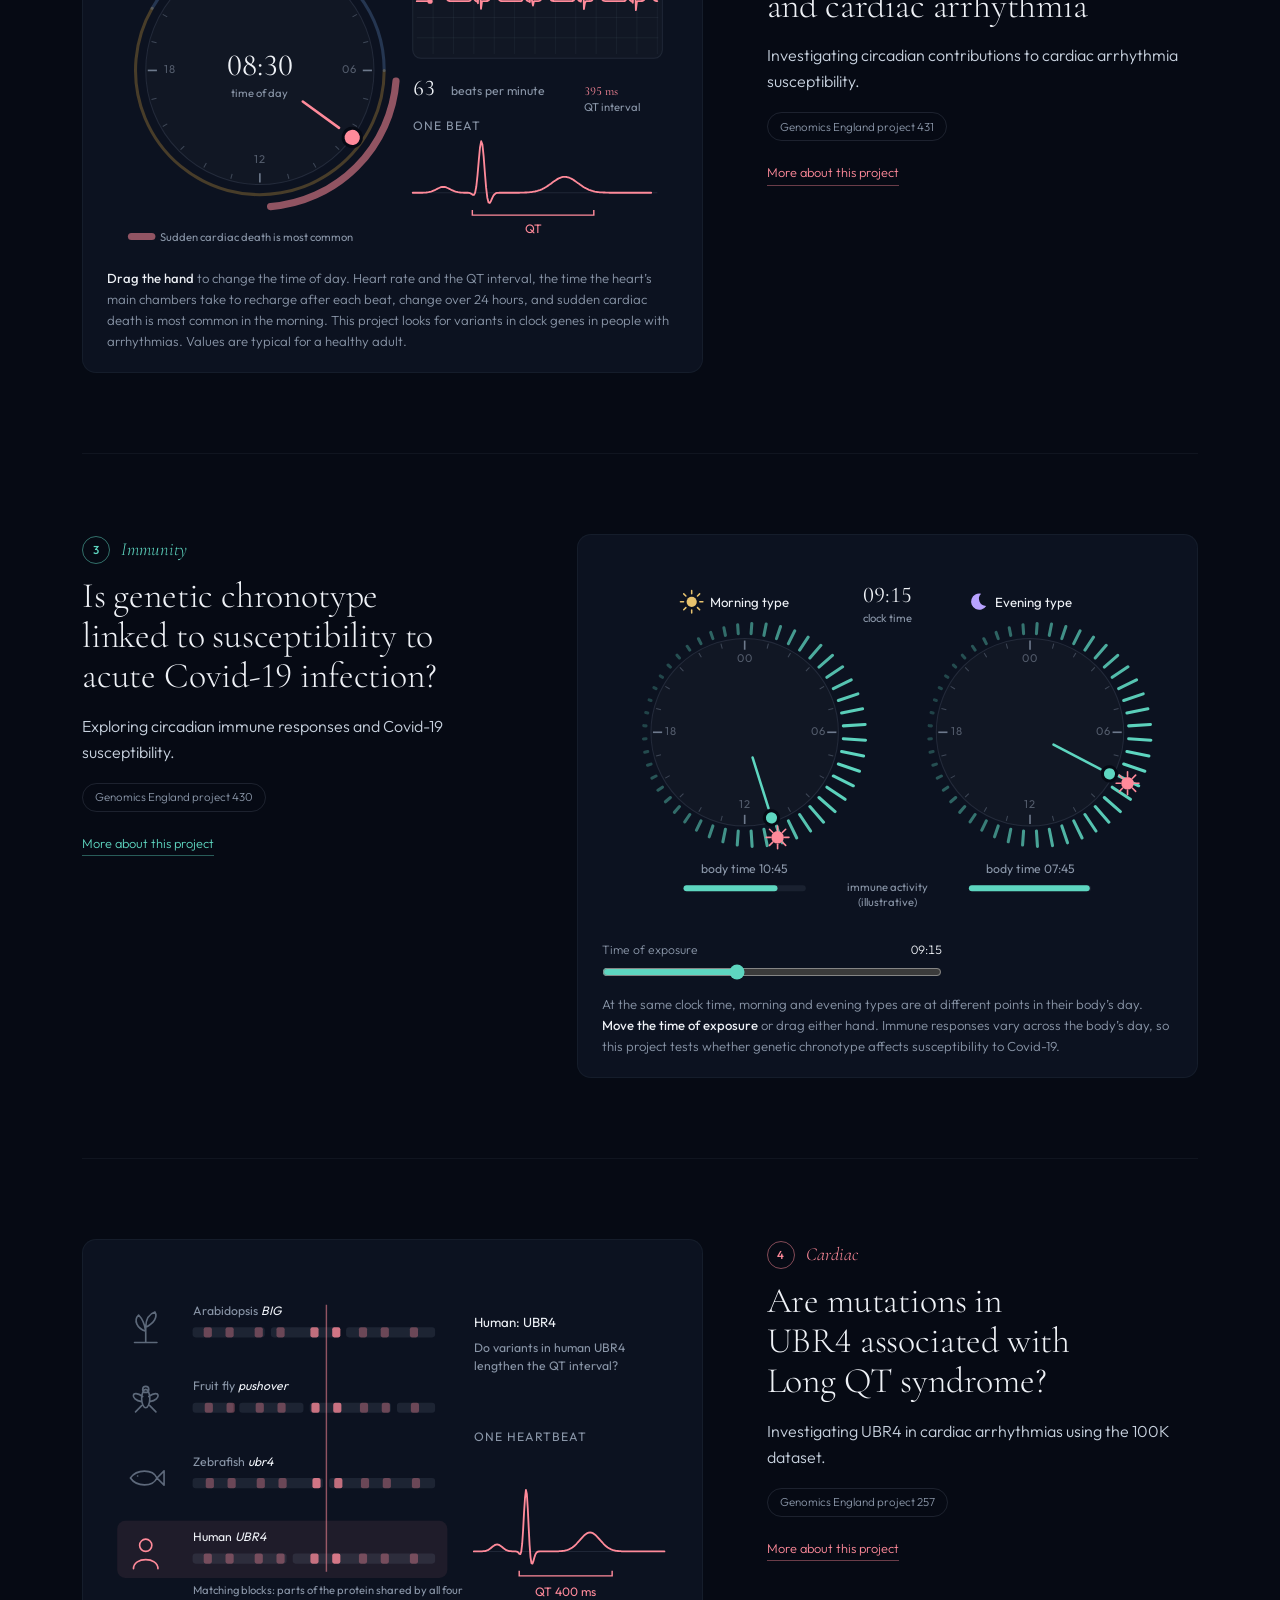
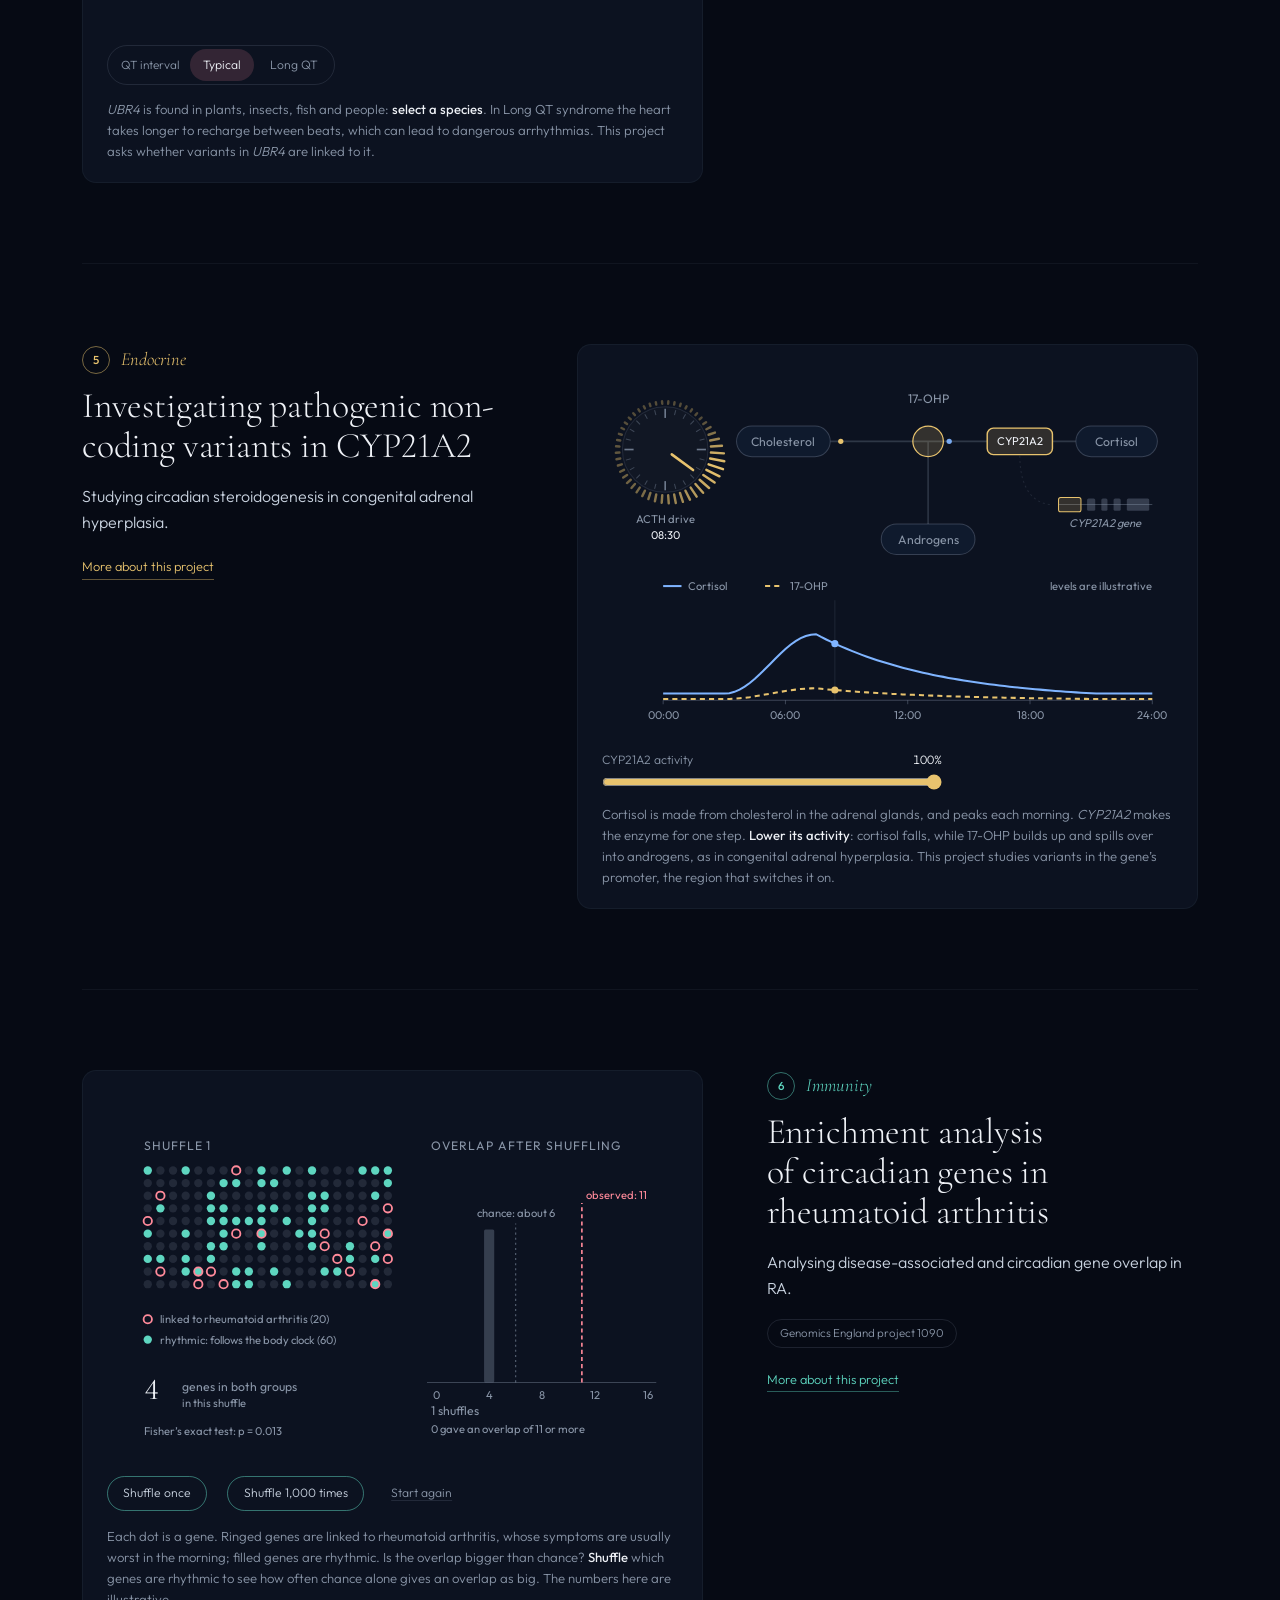
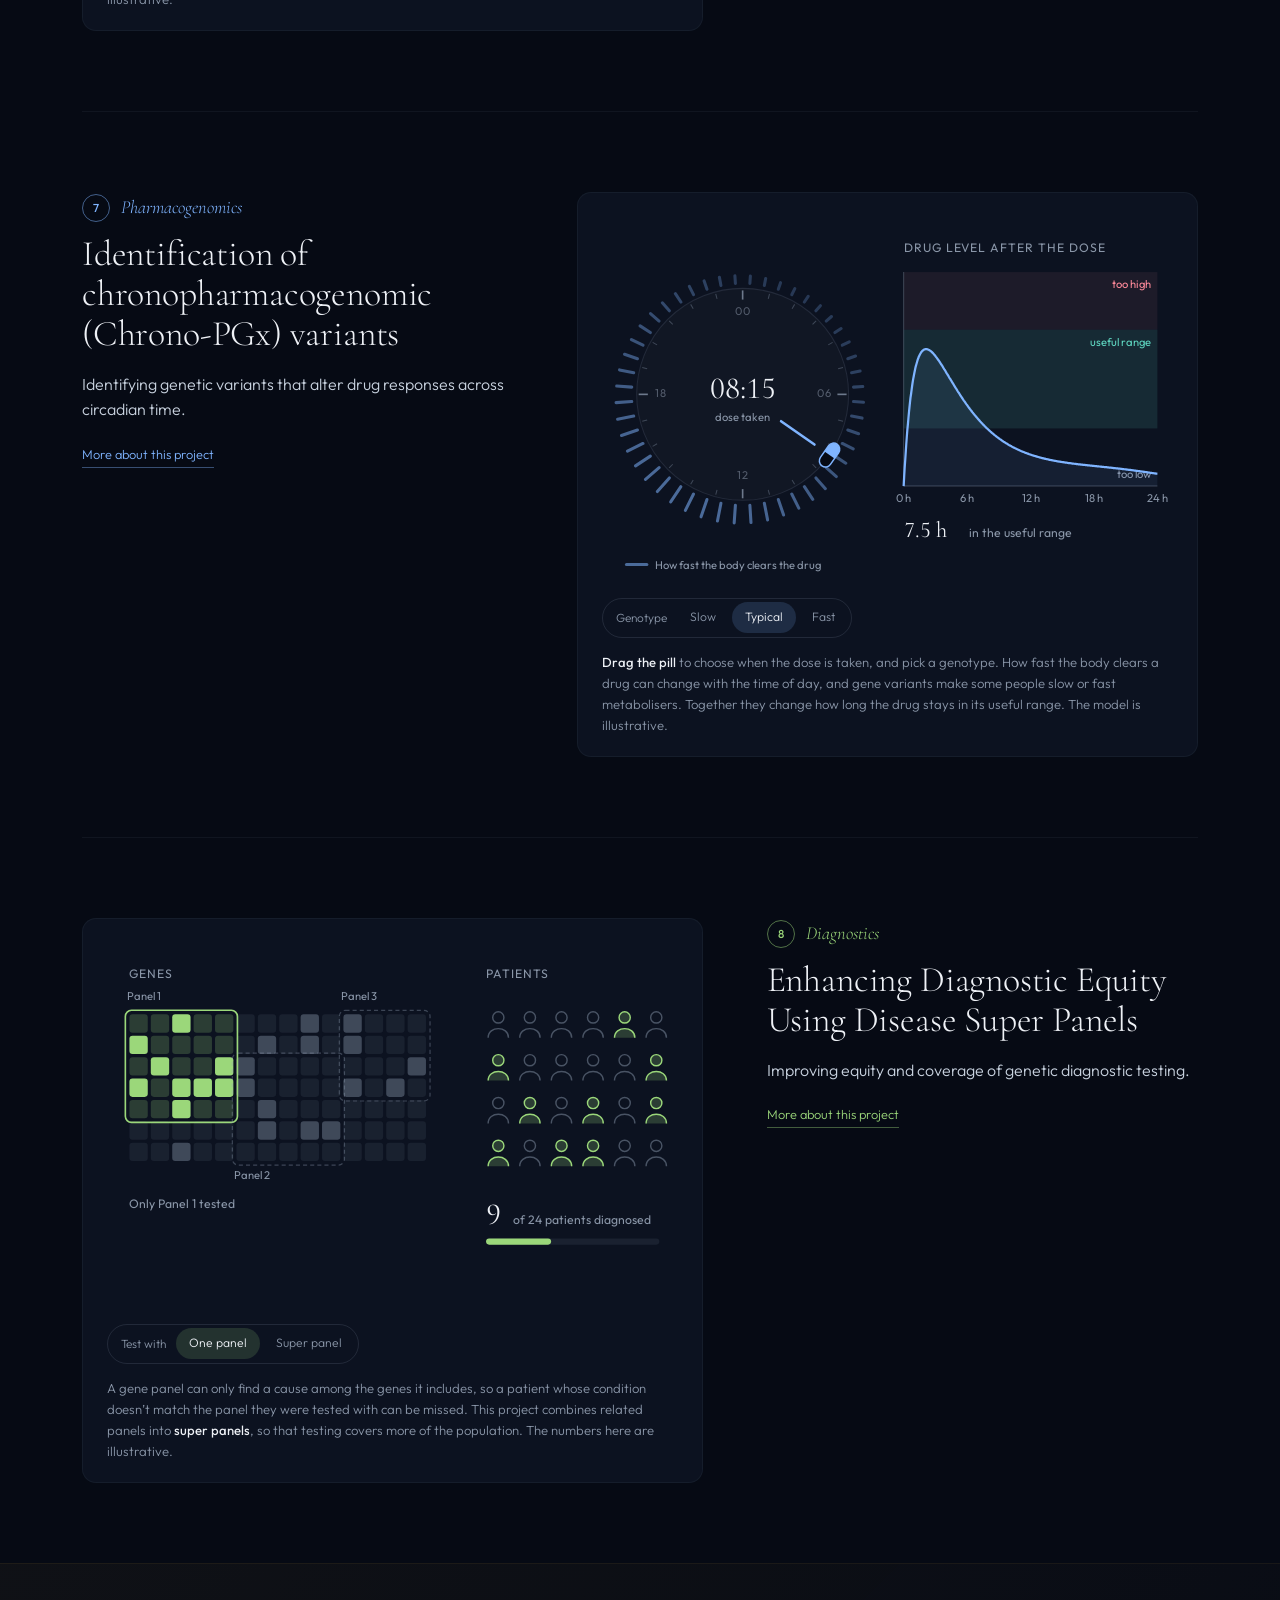
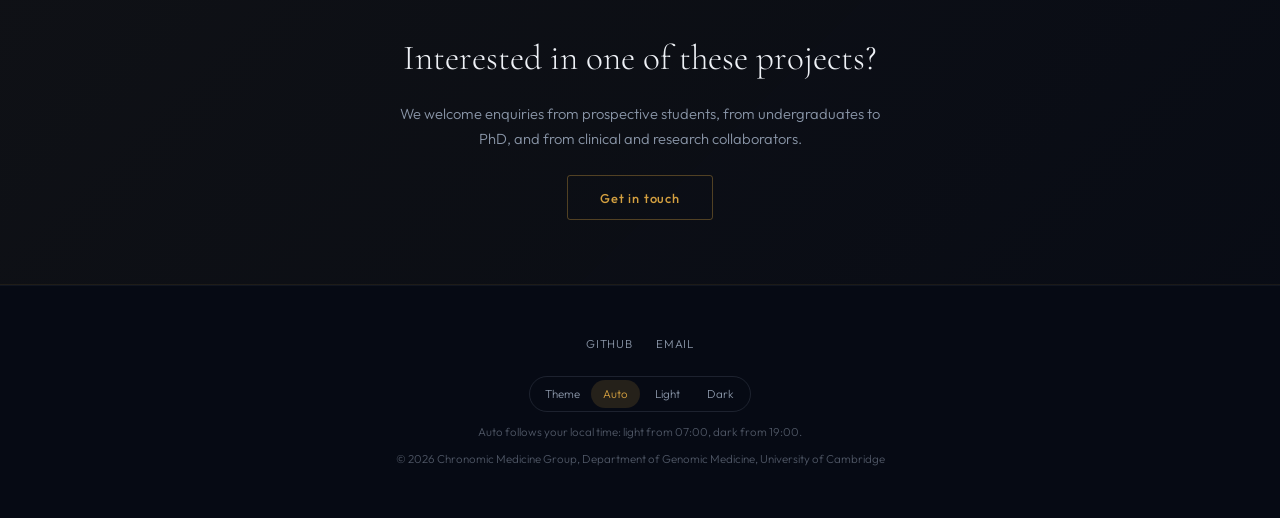
<file: research.html>
<!DOCTYPE html>
<html lang="en">
<head>
    <meta charset="UTF-8">
    <meta name="viewport" content="width=device-width, initial-scale=1.0">
    <title>Research — Chronomic Medicine Group</title>
    <meta name="description" content="Research projects of the Chronomic Medicine Group, Department of Genomic Medicine, University of Cambridge, each with an interactive diagram.">
    <meta name="theme-color" content="#060a14">
    <meta name="color-scheme" content="dark light">
    <script>
    /* Colour theme: light 07:00–19:00 local time, dark otherwise, unless the visitor has chosen one (see theme.js) */
    (function(d){var p=null;try{p=localStorage.getItem('cm-theme')}catch(e){}var h=new Date().getHours();d.setAttribute('data-theme',p==='light'||p==='dark'?p:(h>=7&&h<19?'light':'dark'))})(document.documentElement);
    </script>
    <link rel="preconnect" href="https://fonts.googleapis.com">
    <link rel="preconnect" href="https://fonts.gstatic.com" crossorigin>
    <link href="https://fonts.googleapis.com/css2?family=Cormorant+Garamond:ital,wght@0,300;0,400;0,500;0,600;1,300;1,400&family=Outfit:wght@200..600&display=swap" rel="stylesheet">
    <link rel="stylesheet" href="style.css">
    <link rel="stylesheet" href="viz.css">
    <link rel="icon" href="favicon.svg" type="image/svg+xml">
</head>
<body>

<a class="skip-link" href="#main">Skip to content</a>

<nav id="mainNav" class="nav-solid" aria-label="Main">
    <a href="index.html" class="nav-brand">Chronomic Medicine</a>
    <ul class="nav-links" id="navLinks">
        <li><a href="index.html">Home</a></li>
        <li><a href="people.html">People</a></li>
        <li><a href="research.html" class="active" aria-current="page">Research</a></li>
        <li><a href="publications.html">Publications</a></li>
        <li><a href="software.html">Software</a></li>
        <li><a href="undergraduate/">Undergraduates</a></li>
        <li><a href="news.html">News</a></li>
        <li><a href="index.html#contact">Contact</a></li>
    </ul>
    <div class="nav-tools">
        <button class="theme-toggle" type="button" data-theme-toggle aria-label="Switch between light and dark mode">
            <svg class="icon-sun" viewBox="0 0 24 24" aria-hidden="true"><circle cx="12" cy="12" r="4.2"/><path d="M12 2.5v2.2M12 19.3v2.2M2.5 12h2.2M19.3 12h2.2M5.3 5.3l1.6 1.6M17.1 17.1l1.6 1.6M5.3 18.7l1.6-1.6M17.1 6.9l1.6-1.6"/></svg>
            <svg class="icon-moon" viewBox="0 0 24 24" aria-hidden="true"><path d="M20 14.6A8.4 8.4 0 0 1 9.4 4a8.4 8.4 0 1 0 10.6 10.6z"/></svg>
        </button>
        <button class="nav-toggle" id="navToggle" type="button" aria-label="Menu" aria-expanded="false" aria-controls="navLinks"><span></span><span></span><span></span></button>
    </div>
</nav>

<main id="main">
    <!-- Projects come from data/projects.csv; each picks an interactive diagram from viz-projects.js -->
    <header class="page-header research-intro">
        <div class="reveal">
            <p class="section-label">Research</p>
            <h1>Research projects</h1>
            <p class="section-intro">We study how the body clock contributes to genetic disease. Most of our projects analyse genomes from the 100,000 Genomes Project, and each one below has an interactive diagram to try.</p>
            <p class="ri-links">
                <a href="publications.html" class="link-arrow">Publications ›</a>
                <a href="software.html" class="link-arrow">Software ›</a>
                <a href="undergraduate/" class="link-arrow">Undergraduate projects ›</a>
            </p>
        </div>
        <div class="ri-overview reveal" id="overview" hidden>
            <div class="ri-dial" id="projectDial"></div>
            <ol class="ri-index" id="projectIndex" aria-label="Current projects"></ol>
        </div>
    </header>

    <div class="rp-list" id="projectList"><noscript><p class="section-intro">The project list and its diagrams need JavaScript. The projects are also listed in <a href="data/projects.csv">data/projects.csv</a>.</p></noscript></div>

    <section id="completed" class="section reveal" hidden>
        <h2>Completed projects</h2>
        <div id="completedProjects"></div>
    </section>

    <div class="join-band reveal">
        <h2>Interested in one of these projects?</h2>
        <p>We welcome enquiries from prospective students, from undergraduates to PhD, and from clinical and research collaborators.</p>
        <a href="mailto:tjh70@cam.ac.uk" class="cta-btn">Get in touch</a>
    </div>
</main>

<footer>
    <div class="footer-links">
        <a href="https://github.com/comparativechrono/" target="_blank" rel="noopener">GitHub</a>
        <a href="mailto:tjh70@cam.ac.uk">Email</a>
    </div>
    <div class="appearance" role="group" aria-label="Colour theme">
        <span class="appearance-label">Theme</span>
        <button type="button" data-theme-choice="auto" aria-pressed="true">Auto</button>
        <button type="button" data-theme-choice="light" aria-pressed="false">Light</button>
        <button type="button" data-theme-choice="dark" aria-pressed="false">Dark</button>
    </div>
    <p class="appearance-note">Auto follows your local time: light from 07:00, dark from 19:00.</p>
    <p>&copy; <span id="yr"></span> Chronomic Medicine Group, Department of Genomic Medicine, University of Cambridge</p>
</footer>

<script src="theme.js"></script>
<script src="shared.js"></script>
<script src="viz.js"></script>
<script src="viz-projects.js"></script>
<script>
const slug = (s) => String(s).toLowerCase().replace(/[^a-z0-9]+/g, '-').replace(/^-|-$/g, '');

async function init() {
    const projects = await loadCSV('data/projects.csv');
    const current = projects.filter(p => p.status === 'current');
    const completed = projects.filter(p => p.status === 'completed');
    current.forEach(p => {
        p.id = p.id || slug(p.title);
        p.tone = Viz.tone(p.pillar);
        p.short = p.short || p.title;
    });

    // One section per project
    const list = document.getElementById('projectList');
    list.innerHTML = current.map((p, i) => `
        <article class="rp tone-${p.tone}${i % 2 ? ' rp--flip' : ''} reveal" id="${esc(p.id)}" aria-labelledby="${esc(p.id)}-title">
            <div class="rp-head">
                <p class="rp-kicker"><span class="rp-num" aria-hidden="true">${i + 1}</span>${esc(p.pillar || 'Research')}</p>
                <h2 class="rp-title" id="${esc(p.id)}-title">${esc(p.title)}</h2>
            </div>
            <div class="rp-visual"><div class="rp-viz"></div></div>
            <div class="rp-body">
                ${p.summary ? `<p class="rp-lead">${esc(p.summary)}</p>` : ''}
                ${p.registry_id ? `<ul class="rp-chips"><li>Genomics England project ${esc(p.registry_id)}</li></ul>` : ''}
                ${p.description ? `
                    <button type="button" class="rp-more" aria-expanded="false" aria-controls="${esc(p.id)}-more">More about this project</button>
                    <div class="rp-detail" id="${esc(p.id)}-more" hidden><p>${esc(p.description)}</p></div>` : ''}
            </div>
        </article>`).join('');

    list.querySelectorAll('.rp').forEach((el, i) => {
        const name = Viz.has(current[i].visual) ? current[i].visual : 'gene-clock';
        Viz.mount(el.querySelector('.rp-viz'), name);
    });
    list.querySelectorAll('.rp-more').forEach(btn => {
        btn.addEventListener('click', () => {
            const open = btn.getAttribute('aria-expanded') !== 'true';
            btn.setAttribute('aria-expanded', String(open));
            document.getElementById(btn.getAttribute('aria-controls')).hidden = !open;
            btn.textContent = open ? 'Show less' : 'More about this project';
        });
    });

    // Overview: a dial and a numbered list
    if (current.length) {
        document.getElementById('overview').hidden = false;
        const index = document.getElementById('projectIndex');
        index.innerHTML = current.map((p, i) => `
            <li class="tone-${p.tone}"><a href="#${esc(p.id)}" data-i="${i}">
                <span class="ri-n" aria-hidden="true">${i + 1}</span>
                <span class="ri-name">${esc(p.short)}</span>
                <span class="ri-pillar">${esc(p.pillar)}</span>
            </a></li>`).join('');
        const items = [...index.querySelectorAll('li')];
        const dial = Viz.mount(document.getElementById('projectDial'), 'project-dial', {
            projects: current.map(p => ({ id: p.id, short: p.short, pillar: p.pillar, tone: p.tone })),
            onHighlight: (i) => items.forEach((li, k) => li.classList.toggle('is-active', k === i)),
        });
        index.querySelectorAll('a').forEach(a => {
            const i = +a.dataset.i;
            a.addEventListener('pointerenter', () => dial && dial.api.highlight(i, true));
            a.addEventListener('focus', () => dial && dial.api.highlight(i, true));
            a.addEventListener('pointerleave', () => dial && dial.api.release());
            a.addEventListener('blur', () => dial && dial.api.release());
        });
    }

    if (completed.length) {
        document.getElementById('completed').hidden = false;
        document.getElementById('completedProjects').innerHTML = completed.map(p => `
            <div class="completed-item">
                <span class="completed-title">${esc(p.title)}</span>
                ${p.registry_id ? `<span class="badge badge-amber">Genomics England ${esc(p.registry_id)}</span>` : ''}
            </div>`).join('');
    }

    initReveal();
    // If the page was opened at a project (research.html#cardiac-arrhythmia), go there now it exists
    if (location.hash) {
        const target = document.getElementById(decodeURIComponent(location.hash.slice(1)));
        if (target) target.scrollIntoView();
    }
}

init();
</script>
</body>
</html>
</file>
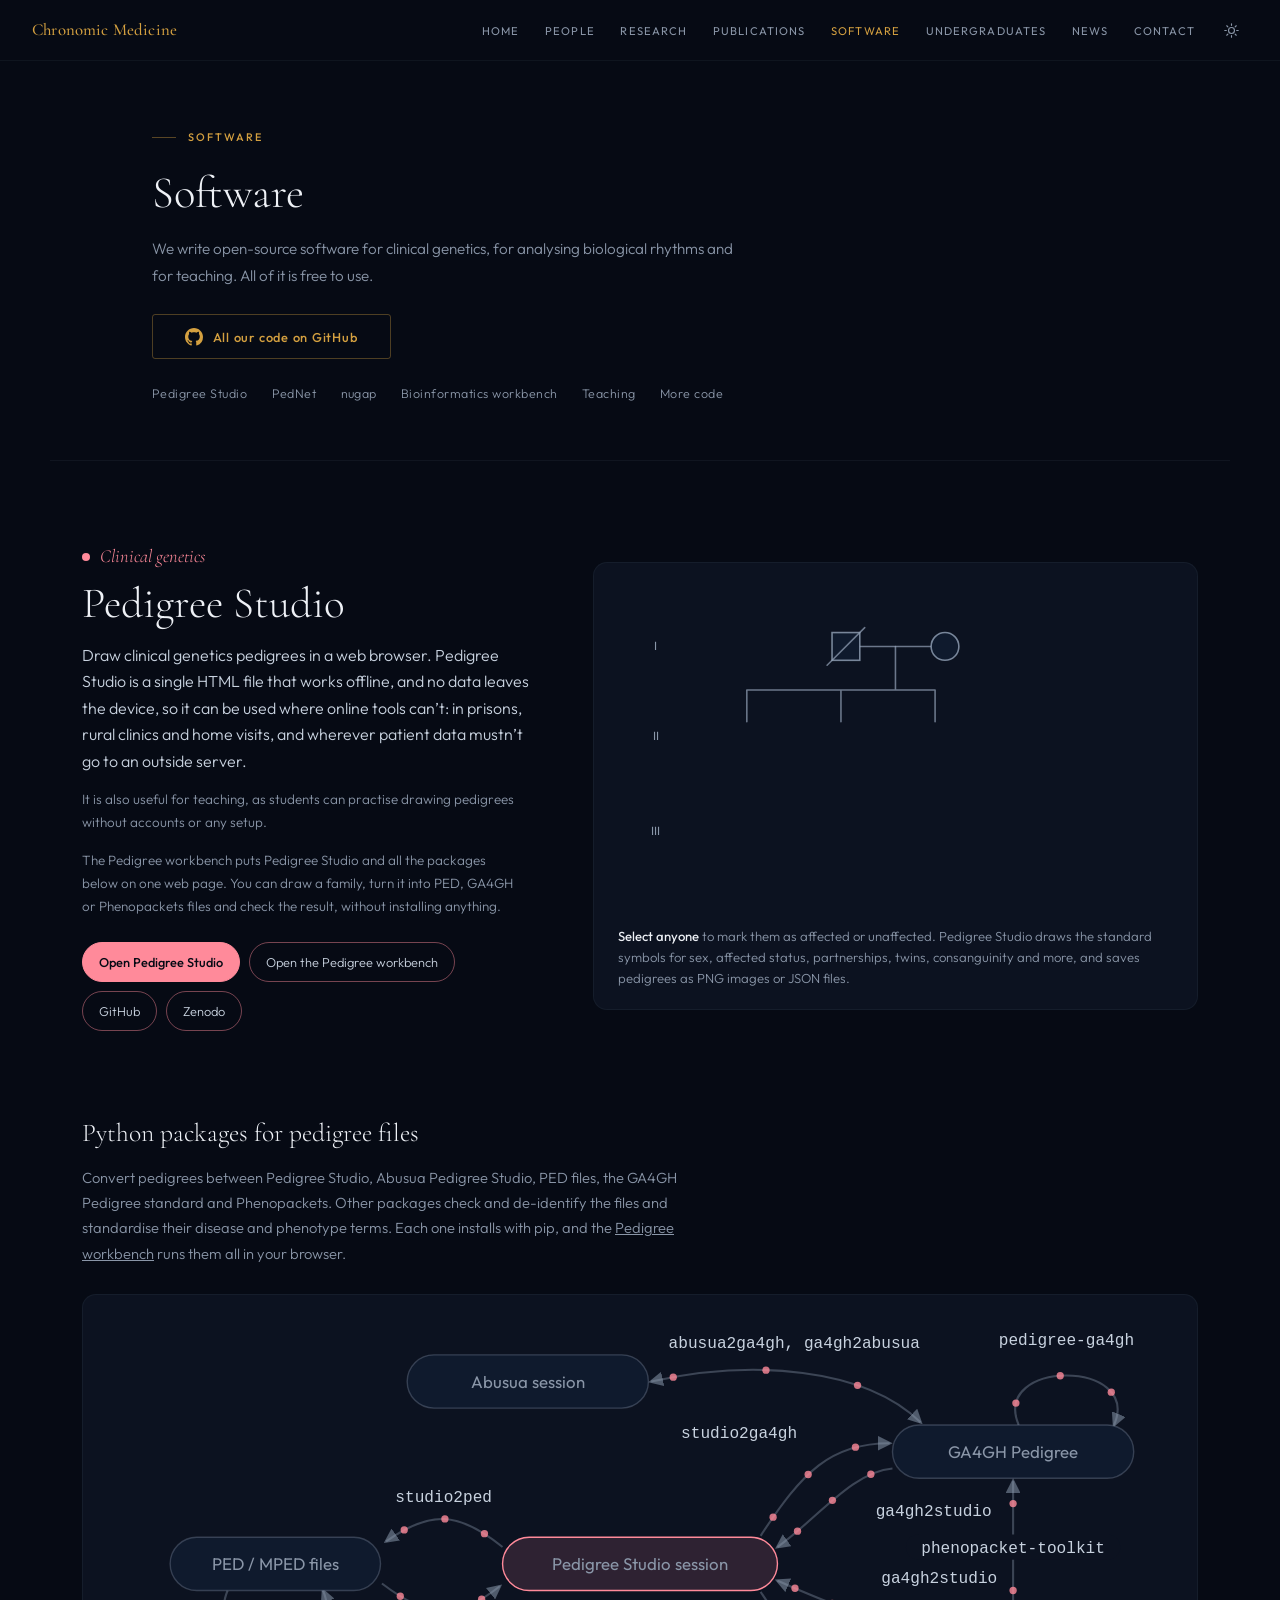
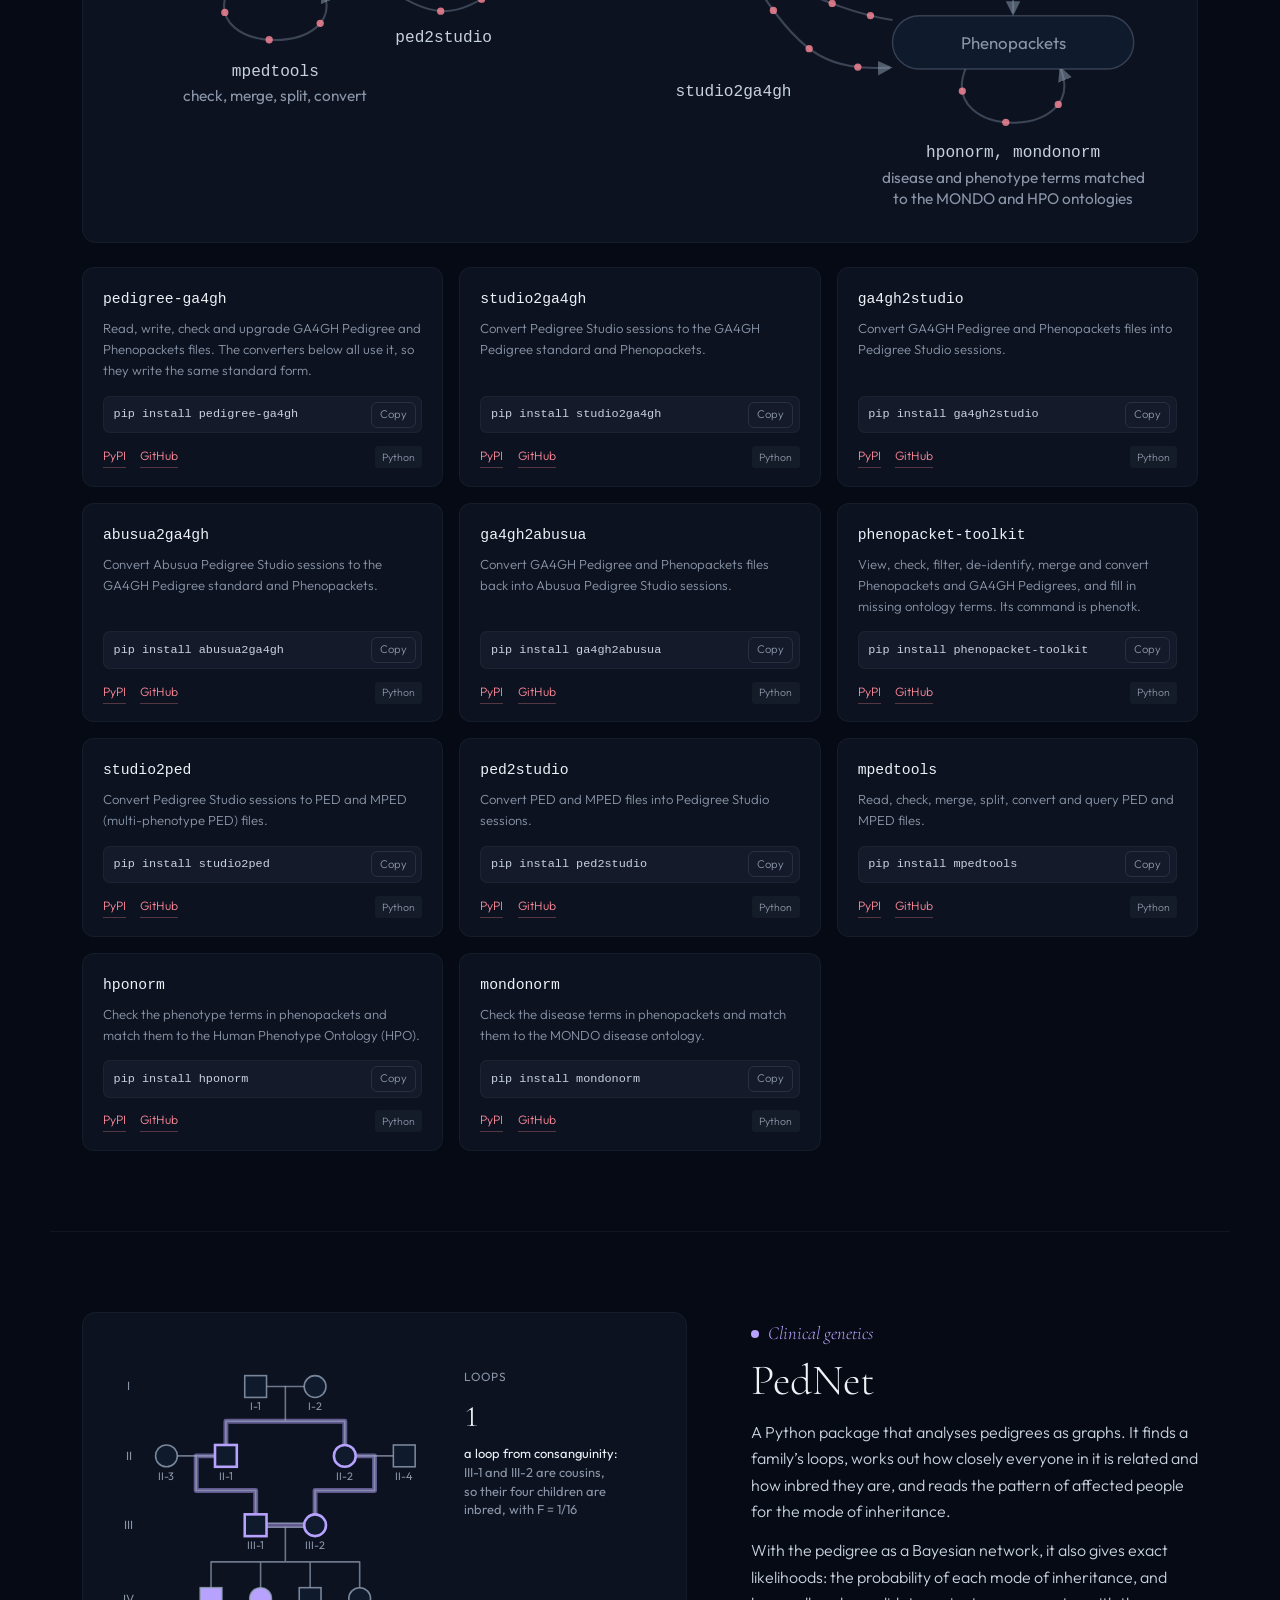
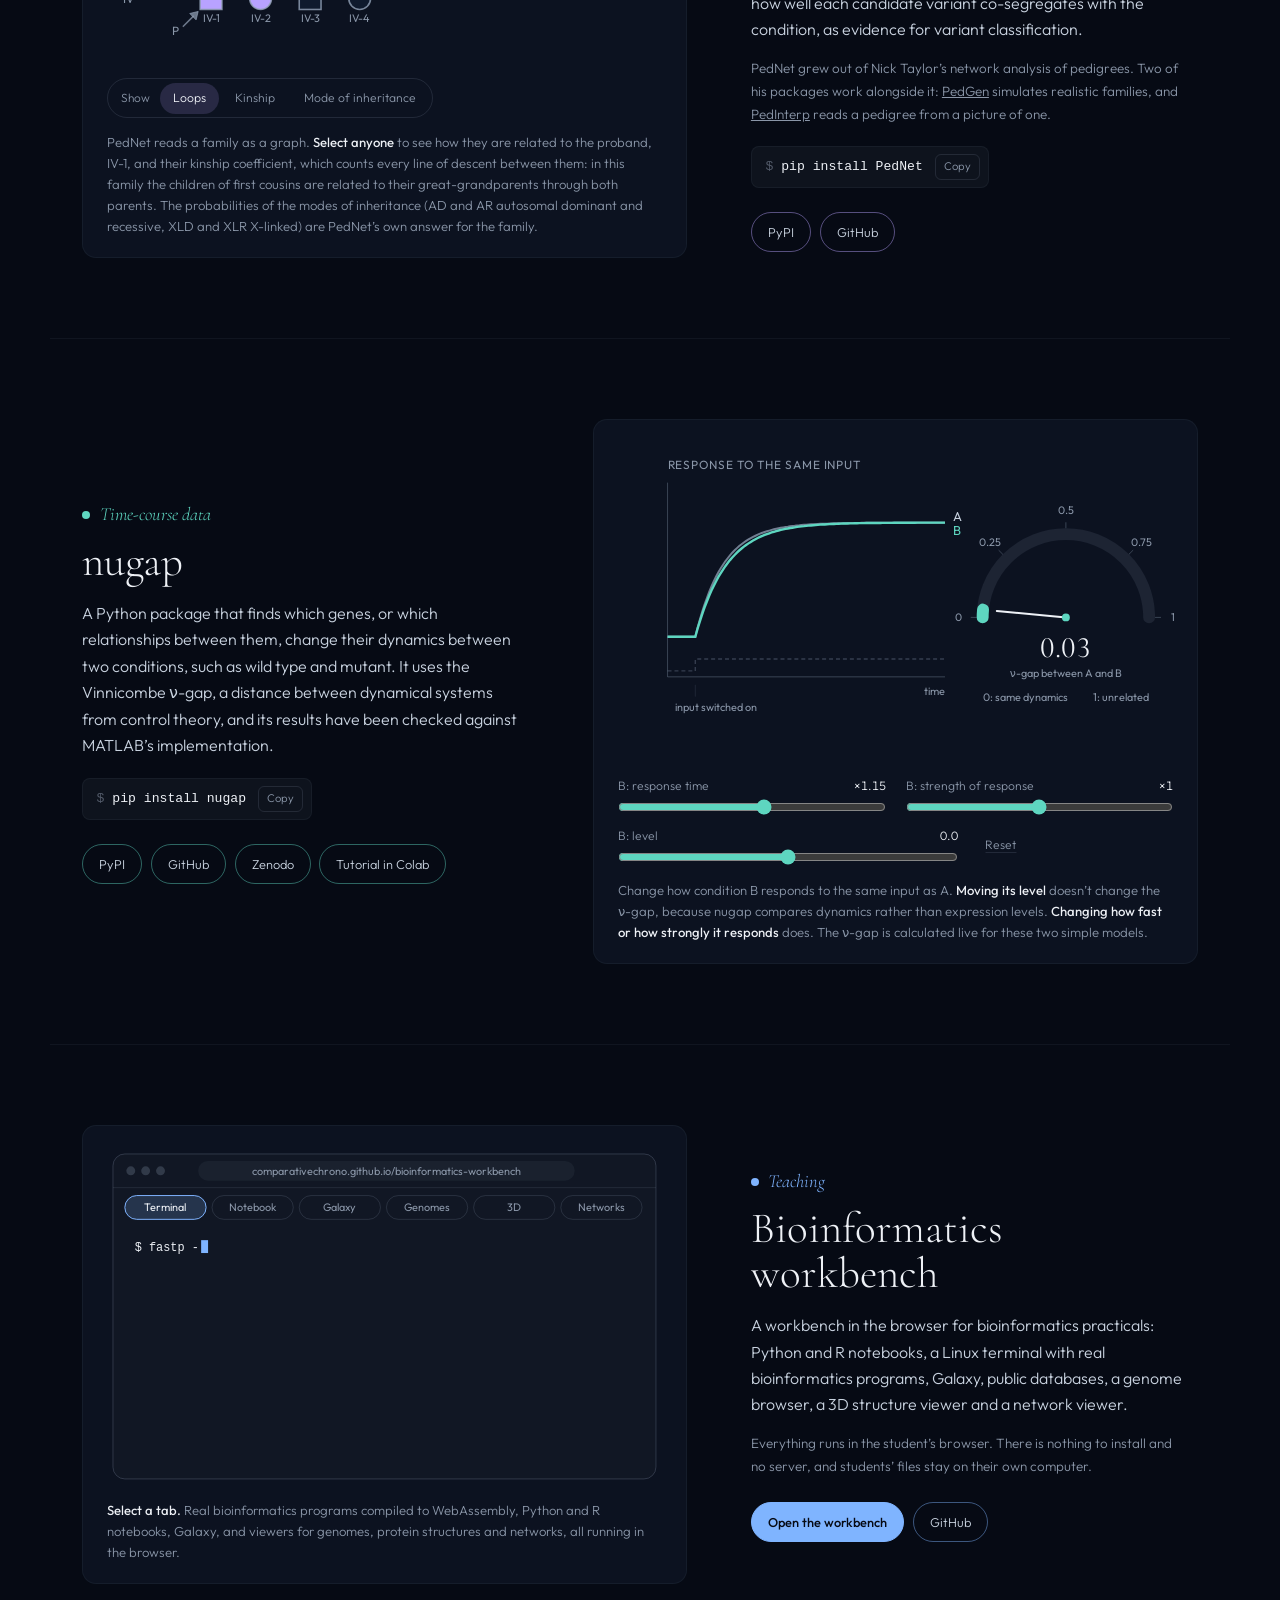
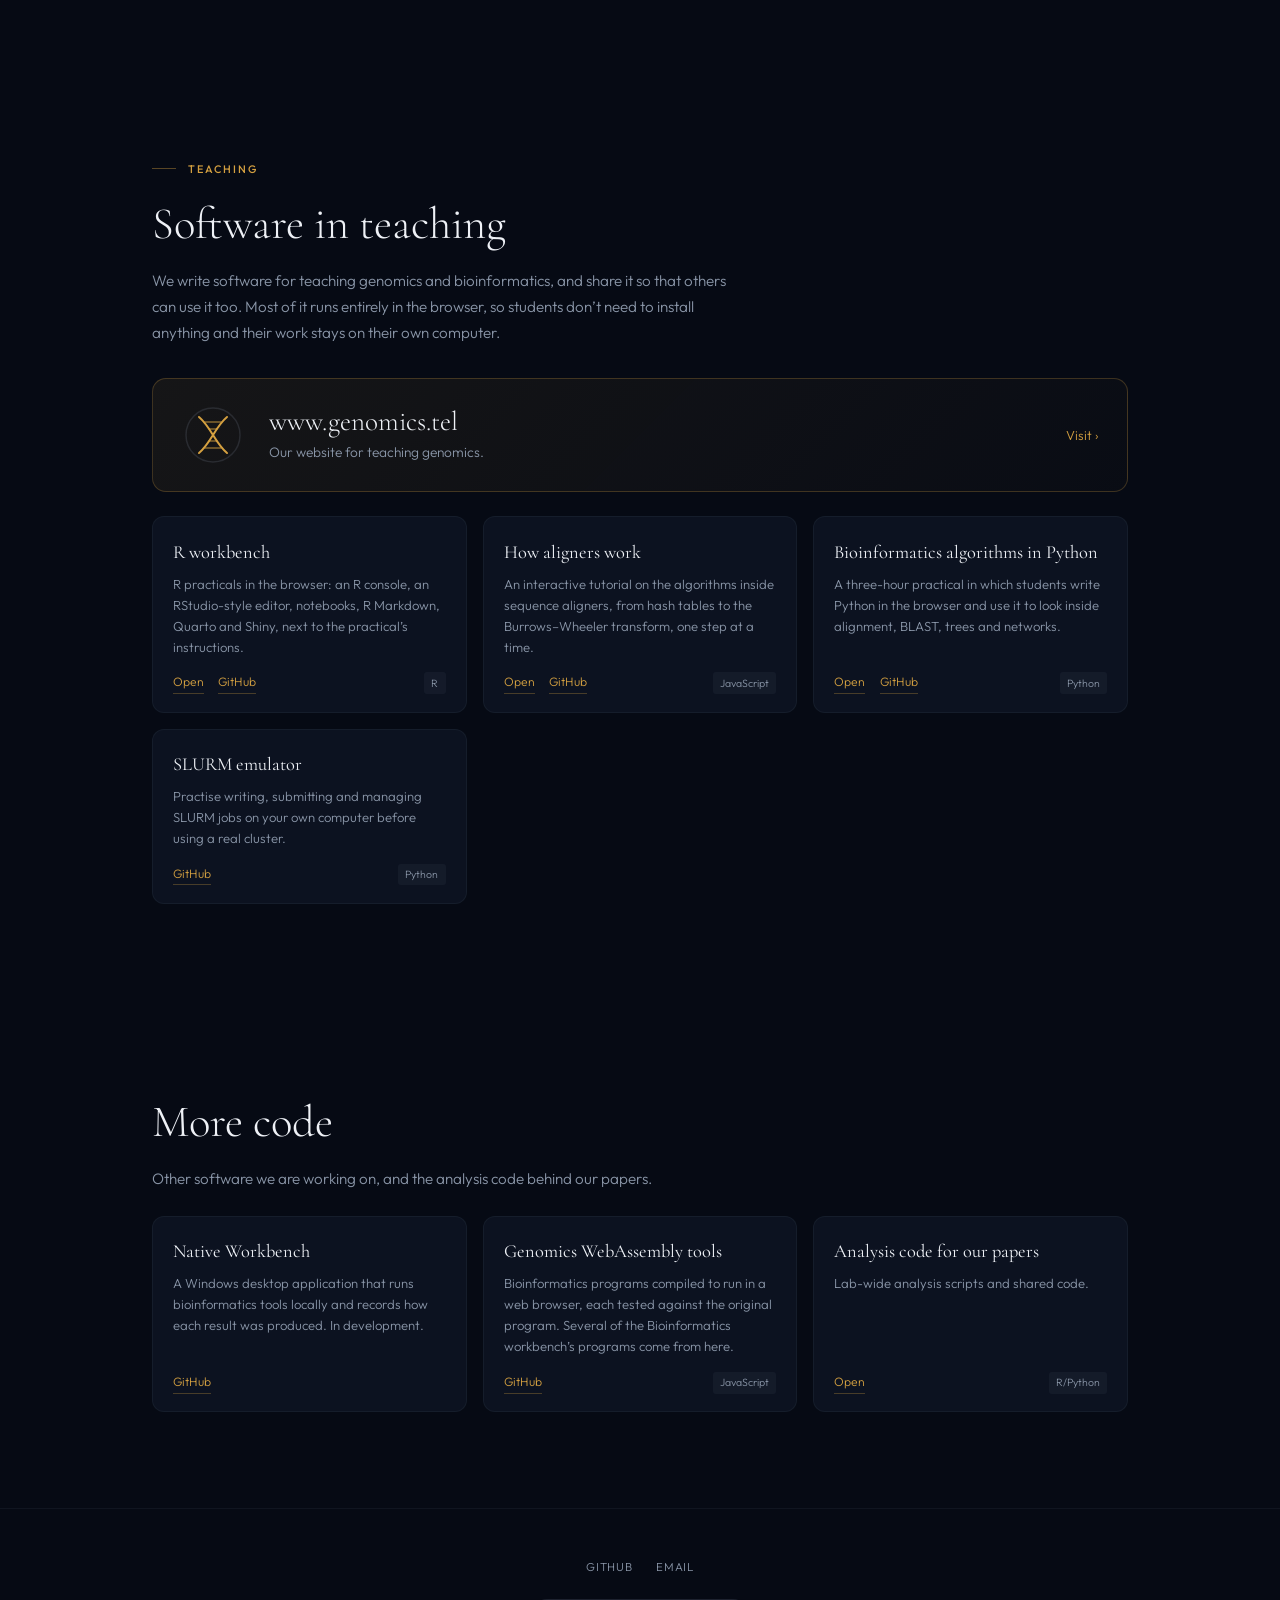
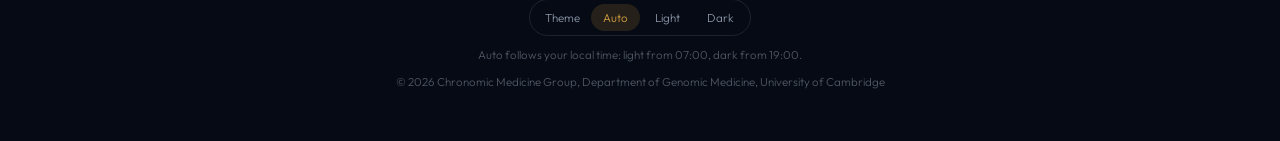
<file: software.html>
<!DOCTYPE html>
<html lang="en">
<head>
    <meta charset="UTF-8">
    <meta name="viewport" content="width=device-width, initial-scale=1.0">
    <title>Software — Chronomic Medicine Group</title>
    <meta name="description" content="Open-source software from the Chronomic Medicine Group: Pedigree Studio, the Pedigree workbench and their Python packages, PedNet, nugap, the Bioinformatics workbench and software for teaching.">
    <meta name="theme-color" content="#060a14">
    <meta name="color-scheme" content="dark light">
    <script>
    /* Colour theme: light 07:00–19:00 local time, dark otherwise, unless the visitor has chosen one (see theme.js) */
    (function(d){var p=null;try{p=localStorage.getItem('cm-theme')}catch(e){}var h=new Date().getHours();d.setAttribute('data-theme',p==='light'||p==='dark'?p:(h>=7&&h<19?'light':'dark'))})(document.documentElement);
    </script>
    <link rel="preconnect" href="https://fonts.googleapis.com">
    <link rel="preconnect" href="https://fonts.gstatic.com" crossorigin>
    <link href="https://fonts.googleapis.com/css2?family=Cormorant+Garamond:ital,wght@0,300;0,400;0,500;0,600;1,300;1,400&family=Outfit:wght@200..600&display=swap" rel="stylesheet">
    <link rel="stylesheet" href="style.css">
    <link rel="stylesheet" href="viz.css">
    <link rel="icon" href="favicon.svg" type="image/svg+xml">
</head>
<body>

<a class="skip-link" href="#main">Skip to content</a>

<nav id="mainNav" class="nav-solid" aria-label="Main">
    <a href="index.html" class="nav-brand">Chronomic Medicine</a>
    <ul class="nav-links" id="navLinks">
        <li><a href="index.html">Home</a></li>
        <li><a href="people.html">People</a></li>
        <li><a href="research.html">Research</a></li>
        <li><a href="publications.html">Publications</a></li>
        <li><a href="software.html" class="active" aria-current="page">Software</a></li>
        <li><a href="undergraduate/">Undergraduates</a></li>
        <li><a href="news.html">News</a></li>
        <li><a href="index.html#contact">Contact</a></li>
    </ul>
    <div class="nav-tools">
        <button class="theme-toggle" type="button" data-theme-toggle aria-label="Switch between light and dark mode">
            <svg class="icon-sun" viewBox="0 0 24 24" aria-hidden="true"><circle cx="12" cy="12" r="4.2"/><path d="M12 2.5v2.2M12 19.3v2.2M2.5 12h2.2M19.3 12h2.2M5.3 5.3l1.6 1.6M17.1 17.1l1.6 1.6M5.3 18.7l1.6-1.6M17.1 6.9l1.6-1.6"/></svg>
            <svg class="icon-moon" viewBox="0 0 24 24" aria-hidden="true"><path d="M20 14.6A8.4 8.4 0 0 1 9.4 4a8.4 8.4 0 1 0 10.6 10.6z"/></svg>
        </button>
        <button class="nav-toggle" id="navToggle" type="button" aria-label="Menu" aria-expanded="false" aria-controls="navLinks"><span></span><span></span><span></span></button>
    </div>
</nav>

<main id="main">
    <header class="page-header reveal">
        <p class="section-label">Software</p>
        <h1>Software</h1>
        <p class="section-intro">We write open-source software for clinical genetics, for analysing biological rhythms and for teaching. All of it is free to use.</p>
        <a class="cta-btn sw-github" href="https://github.com/comparativechrono" target="_blank" rel="noopener">
            <svg viewBox="0 0 16 16" aria-hidden="true"><path d="M8 0C3.58 0 0 3.58 0 8c0 3.54 2.29 6.53 5.47 7.59.4.07.55-.17.55-.38 0-.19-.01-.82-.01-1.49-2.01.37-2.53-.49-2.69-.94-.09-.23-.48-.94-.82-1.13-.28-.15-.68-.52-.01-.53.63-.01 1.08.58 1.23.82.72 1.21 1.87.87 2.33.66.07-.52.28-.87.51-1.07-1.78-.2-3.64-.89-3.64-3.95 0-.87.31-1.59.82-2.15-.08-.2-.36-1.02.08-2.12 0 0 .67-.21 2.2.82.64-.18 1.32-.27 2-.27.68 0 1.36.09 2 .27 1.53-1.04 2.2-.82 2.2-.82.44 1.1.16 1.92.08 2.12.51.56.82 1.27.82 2.15 0 3.07-1.87 3.75-3.65 3.95.29.25.54.73.54 1.48 0 1.07-.01 1.93-.01 2.2 0 .21.15.46.55.38A8.013 8.013 0 0016 8c0-4.42-3.58-8-8-8z"/></svg>
            All our code on GitHub
        </a>
        <div class="page-nav" aria-label="On this page">
            <a href="#pedigree-studio">Pedigree Studio</a>
            <a href="#pednet">PedNet</a>
            <a href="#nugap">nugap</a>
            <a href="#bioinformatics-workbench">Bioinformatics workbench</a>
            <a href="#teaching">Teaching</a>
            <a href="#more">More code</a>
        </div>
    </header>

    <!-- PEDIGREE STUDIO -->
    <section class="sw tone-rose reveal" id="pedigree-studio" aria-labelledby="ps-title">
        <div class="sw-text">
            <p class="sw-kicker">Clinical genetics</p>
            <h2 class="sw-title" id="ps-title">Pedigree Studio</h2>
            <p class="sw-lead">Draw clinical genetics pedigrees in a web browser. Pedigree Studio is a single HTML file that works offline, and no data leaves the device, so it can be used where online tools can’t: in prisons, rural clinics and home visits, and wherever patient data mustn’t go to an outside server.</p>
            <p class="sw-note">It is also useful for teaching, as students can practise drawing pedigrees without accounts or any setup.</p>
            <p class="sw-note">The Pedigree workbench puts Pedigree Studio and all the packages below on one web page. You can draw a family, turn it into PED, GA4GH or Phenopackets files and check the result, without installing anything.</p>
            <p class="sw-actions">
                <a class="sw-btn sw-btn--primary" href="https://pedigreestudio.xyz/" target="_blank" rel="noopener">Open Pedigree Studio</a>
                <a class="sw-btn" href="https://comparativechrono.github.io/pedigree-workbench/" target="_blank" rel="noopener">Open the Pedigree workbench</a>
                <a class="sw-btn" href="https://github.com/comparativechrono/PedigreeStudio" target="_blank" rel="noopener">GitHub</a>
                <a class="sw-btn" href="https://doi.org/10.5281/zenodo.20209376" target="_blank" rel="noopener">Zenodo</a>
            </p>
        </div>
        <div class="sw-visual"><div data-viz="pedigree"></div></div>
    </section>

    <section class="sw-sub tone-rose reveal" id="pedigree-packages" aria-labelledby="pkg-title">
        <h3 class="sw-subtitle" id="pkg-title">Python packages for pedigree files</h3>
        <p>Convert pedigrees between Pedigree Studio, Abusua Pedigree Studio, PED files, the GA4GH Pedigree standard and Phenopackets. Other packages check and de-identify the files and standardise their disease and phenotype terms. Each one installs with pip, and the <a href="https://comparativechrono.github.io/pedigree-workbench/" target="_blank" rel="noopener">Pedigree workbench</a> runs them all in your browser.</p>
        <div class="sw-formats" id="formats"></div>
        <div class="pkg-grid" id="pkgPedigree"></div>
    </section>

    <!-- PEDNET -->
    <section class="sw sw--flip tone-violet reveal" id="pednet" aria-labelledby="pn-title">
        <div class="sw-text">
            <p class="sw-kicker">Clinical genetics</p>
            <h2 class="sw-title" id="pn-title">PedNet</h2>
            <p class="sw-lead">A Python package that analyses pedigrees as graphs. It finds a family’s loops, works out how closely everyone in it is related and how inbred they are, and reads the pattern of affected people for the mode of inheritance.</p>
            <p class="sw-lead">With the pedigree as a Bayesian network, it also gives exact likelihoods: the probability of each mode of inheritance, and how well each candidate variant co-segregates with the condition, as evidence for variant classification.</p>
            <p class="sw-note">PedNet grew out of Nick Taylor’s network analysis of pedigrees. Two of his packages work alongside it: <a href="https://github.com/comparativechrono/pedigree-generator" target="_blank" rel="noopener">PedGen</a> simulates realistic families, and <a href="https://github.com/comparativechrono/pedigree-interpreter" target="_blank" rel="noopener">PedInterp</a> reads a pedigree from a picture of one.</p>
            <p class="sw-install"><span><span class="prompt">$ </span>pip install PedNet</span><button type="button" class="copy-btn" data-copy="pip install PedNet">Copy</button></p>
            <p class="sw-actions">
                <a class="sw-btn" href="https://pypi.org/project/PedNet/" target="_blank" rel="noopener">PyPI</a>
                <a class="sw-btn" href="https://github.com/comparativechrono/PedNet" target="_blank" rel="noopener">GitHub</a>
            </p>
        </div>
        <div class="sw-visual"><div data-viz="pednet"></div></div>
    </section>

    <!-- NUGAP -->
    <section class="sw tone-teal reveal" id="nugap" aria-labelledby="ng-title">
        <div class="sw-text">
            <p class="sw-kicker">Time-course data</p>
            <h2 class="sw-title" id="ng-title">nugap</h2>
            <p class="sw-lead">A Python package that finds which genes, or which relationships between them, change their dynamics between two conditions, such as wild type and mutant. It uses the Vinnicombe ν-gap, a distance between dynamical systems from control theory, and its results have been checked against MATLAB’s implementation.</p>
            <p class="sw-install"><span><span class="prompt">$ </span>pip install nugap</span><button type="button" class="copy-btn" data-copy="pip install nugap">Copy</button></p>
            <p class="sw-actions">
                <a class="sw-btn" href="https://pypi.org/project/nugap/" target="_blank" rel="noopener">PyPI</a>
                <a class="sw-btn" href="https://github.com/comparativechrono/nugap" target="_blank" rel="noopener">GitHub</a>
                <a class="sw-btn" href="https://doi.org/10.5281/zenodo.20693443" target="_blank" rel="noopener">Zenodo</a>
                <a class="sw-btn" href="https://colab.research.google.com/github/comparativechrono/nugap/blob/main/tutorial_nugap.ipynb" target="_blank" rel="noopener">Tutorial in Colab</a>
            </p>
        </div>
        <div class="sw-visual"><div data-viz="nugap"></div></div>
    </section>

    <!-- BIOINFORMATICS WORKBENCH -->
    <section class="sw sw--flip tone-blue reveal" id="bioinformatics-workbench" aria-labelledby="wb-title">
        <div class="sw-text">
            <p class="sw-kicker">Teaching</p>
            <h2 class="sw-title" id="wb-title">Bioinformatics workbench</h2>
            <p class="sw-lead">A workbench in the browser for bioinformatics practicals: Python and R notebooks, a Linux terminal with real bioinformatics programs, Galaxy, public databases, a genome browser, a 3D structure viewer and a network viewer.</p>
            <p class="sw-note">Everything runs in the student’s browser. There is nothing to install and no server, and students’ files stay on their own computer.</p>
            <p class="sw-actions">
                <a class="sw-btn sw-btn--primary" href="https://comparativechrono.github.io/bioinformatics-workbench/" target="_blank" rel="noopener">Open the workbench</a>
                <a class="sw-btn" href="https://github.com/comparativechrono/bioinformatics-workbench" target="_blank" rel="noopener">GitHub</a>
            </p>
        </div>
        <div class="sw-visual"><div data-viz="workbench"></div></div>
    </section>

    <!-- TEACHING -->
    <section class="section reveal" id="teaching" aria-labelledby="teach-title">
        <p class="section-label">Teaching</p>
        <h2 id="teach-title">Software in teaching</h2>
        <p class="section-intro">We write software for teaching genomics and bioinformatics, and share it so that others can use it too. Most of it runs entirely in the browser, so students don’t need to install anything and their work stays on their own computer.</p>
        <a class="tel-card" href="https://www.genomics.tel/" target="_blank" rel="noopener">
            <svg viewBox="0 0 64 64" aria-hidden="true">
                <circle cx="32" cy="32" r="27" fill="none" stroke="var(--line-strong)" stroke-width="1.5"/>
                <g class="tel-orbit">
                    <path d="M18 14 C30 24 34 40 46 50 M46 14 C34 24 30 40 18 50" fill="none" stroke="var(--accent)" stroke-width="2" stroke-linecap="round"/>
                    <path d="M24 19 H40 M28 26 H36 M28 38 H36 M24 45 H40" stroke="var(--accent)" stroke-width="1.6" stroke-linecap="round" opacity="0.6"/>
                </g>
            </svg>
            <span>
                <span class="tel-name">www.genomics.tel</span>
                <span class="tel-desc">Our website for teaching genomics.</span>
            </span>
            <span class="tel-go">Visit ›</span>
        </a>
        <div class="pkg-grid" id="pkgTeaching"></div>
    </section>

    <!-- MORE -->
    <section class="section reveal" id="more" aria-labelledby="more-title">
        <h2 id="more-title">More code</h2>
        <p class="section-intro section-intro--spaced">Other software we are working on, and the analysis code behind our papers.</p>
        <div class="pkg-grid" id="pkgMore"></div>
    </section>
</main>

<footer>
    <div class="footer-links">
        <a href="https://github.com/comparativechrono/" target="_blank" rel="noopener">GitHub</a>
        <a href="mailto:tjh70@cam.ac.uk">Email</a>
    </div>
    <div class="appearance" role="group" aria-label="Colour theme">
        <span class="appearance-label">Theme</span>
        <button type="button" data-theme-choice="auto" aria-pressed="true">Auto</button>
        <button type="button" data-theme-choice="light" aria-pressed="false">Light</button>
        <button type="button" data-theme-choice="dark" aria-pressed="false">Dark</button>
    </div>
    <p class="appearance-note">Auto follows your local time: light from 07:00, dark from 19:00.</p>
    <p>&copy; <span id="yr"></span> Chronomic Medicine Group, Department of Genomic Medicine, University of Cambridge</p>
</footer>

<script src="theme.js"></script>
<script src="shared.js"></script>
<script src="viz.js"></script>
<script src="viz-software.js"></script>
<script>
// Package cards come from data/software.csv; the "group" column decides where each one goes
function card(p) {
    const links = [
        p.url ? `<a href="${esc(p.url)}" target="_blank" rel="noopener">Open</a>` : '',
        p.pypi ? `<a href="https://pypi.org/project/${esc(p.pypi)}/" target="_blank" rel="noopener">PyPI</a>` : '',
        p.github ? `<a href="${esc(p.github)}" target="_blank" rel="noopener">GitHub</a>` : '',
        p.zenodo ? `<a href="https://doi.org/${esc(p.zenodo)}" target="_blank" rel="noopener">Zenodo</a>` : '',
    ].join('');
    const code = /^[a-z0-9_.-]+$/i.test(p.name);
    return `
        <article class="pkg" data-name="${esc(p.name)}">
            <h4 class="pkg-name${code ? '' : ' is-plain'}">${esc(p.name)}</h4>
            <p class="pkg-desc">${esc(p.description)}</p>
            ${p.pypi ? `<p class="pkg-install"><span>pip install ${esc(p.pypi)}</span><button type="button" class="copy-btn" data-copy="pip install ${esc(p.pypi)}" aria-label="Copy pip install ${esc(p.pypi)}">Copy</button></p>` : ''}
            <p class="pkg-links">${links}${p.language ? `<span class="pkg-lang">${esc(p.language)}</span>` : ''}</p>
        </article>`;
}

async function init() {
    const software = await loadCSV('data/software.csv');
    const groups = { 'pedigree-studio': 'pkgPedigree', teaching: 'pkgTeaching', more: 'pkgMore' };
    Object.entries(groups).forEach(([g, id]) => {
        const list = software.filter(s => (s.group || 'more') === g);
        document.getElementById(id).innerHTML = list.map(card).join('');
    });

    Viz.mountAll(document);
    // the format map and the package cards light each other up
    const cards = [...document.querySelectorAll('#pkgPedigree .pkg')];
    const formats = Viz.mount(document.getElementById('formats'), 'formats', {
        onHighlight(names) { cards.forEach(c => c.classList.toggle('is-highlight', !!names && names.includes(c.dataset.name))); },
    });
    cards.forEach(c => {
        const on = () => formats && formats.api.highlight(c.dataset.name);
        const off = () => formats && formats.api.highlight(null);
        c.addEventListener('pointerenter', on); c.addEventListener('pointerleave', off);
        c.addEventListener('focusin', on); c.addEventListener('focusout', off);
    });

    // copy buttons
    document.addEventListener('click', async (e) => {
        const btn = e.target.closest('.copy-btn');
        if (!btn) return;
        try {
            await navigator.clipboard.writeText(btn.dataset.copy);
            btn.textContent = 'Copied';
            btn.classList.add('is-done');
            setTimeout(() => { btn.textContent = 'Copy'; btn.classList.remove('is-done'); }, 1600);
        } catch (err) {
            btn.textContent = 'Select and copy';
        }
    });
    initReveal();
}

init();
</script>
</body>
</html>
</file>
<file: style.css>
/* ═══════════════════════════════════════════
   CHRONOMIC MEDICINE — SHARED STYLES

   Two colour themes:
     dark  (night): the original look, amber on midnight
     light (day):   clinical blue on white
   The snippet in each page's <head> sets <html data-theme="…">:
   light from 07:00 to 19:00 local time, dark otherwise, unless the
   visitor has picked one (theme.js). Use the semantic tokens below.
   ═══════════════════════════════════════════ */

@property --sweep { syntax: '<angle>'; inherits: false; initial-value: 0deg; }

:root {
    --serif: 'Cormorant Garamond', Georgia, serif;
    --sans: 'Outfit', system-ui, sans-serif;
    --max-w: 1040px;
    --ease: cubic-bezier(0.16, 1, 0.3, 1);
    --swing: cubic-bezier(0.62, 0.04, 0.3, 1);
}

/* Dark theme (also the fallback without JavaScript) */
:root,
[data-theme="dark"] {
    color-scheme: dark;
    --bg: #060a14;
    --bg-raised: #090e1a;
    --surface: #0c1220;
    --surface-hover: #151d2e;
    --surface-elevated: #0c1220;
    --ink-rgb: 148, 163, 184;
    --line: rgba(148, 163, 184, 0.07);
    --line-strong: rgba(148, 163, 184, 0.16);
    --line-accent: rgba(212, 160, 64, 0.22);
    --text-strong: #eef1f6;
    --text: #c8d2df;
    --text-muted: #8a96a8;
    --text-faint: rgba(138, 150, 168, 0.55);
    --accent: #d4a040;
    --accent-soft: #e8c36e;
    --accent-rgb: 212, 160, 64;
    --accent-wash: rgba(212, 160, 64, 0.08);
    --accent-wash-strong: rgba(212, 160, 64, 0.15);
    --nav-bg: rgba(6, 10, 20, 0.9);
    --nav-solid: #060a14;
    --menu-bg: rgba(6, 10, 20, 0.97);
    --scrim: rgba(6, 10, 20, 0.85);
    --success: #6ee7b7;
    --success-wash: rgba(110, 231, 183, 0.08);
    --glow-1: rgba(212, 160, 64, 0.045);
    --glow-2: rgba(59, 130, 246, 0.03);
    --day-arc: rgba(212, 160, 64, 0.3);
    --night-arc: rgba(127, 180, 255, 0.22);
    --shadow: none;
    --body-weight: 300;
    --heading-weight: 300;
}

/* Light theme: clinical blue on white */
[data-theme="light"] {
    color-scheme: light;
    --bg: #ffffff;
    --bg-raised: #f3f7fc;
    --surface: #f6f9fd;
    --surface-hover: #ebf2fa;
    --surface-elevated: #ffffff;
    --ink-rgb: 10, 37, 64;
    --line: rgba(10, 37, 64, 0.1);
    --line-strong: rgba(10, 37, 64, 0.2);
    --line-accent: rgba(10, 92, 184, 0.4);
    --text-strong: #0a2540;
    --text: #2f4560;
    --text-muted: #56697f;
    --text-faint: #74869b;
    --accent: #0a5cb8;
    --accent-soft: #2f7dd6;
    --accent-rgb: 10, 92, 184;
    --accent-wash: rgba(10, 92, 184, 0.07);
    --accent-wash-strong: rgba(10, 92, 184, 0.13);
    --nav-bg: rgba(255, 255, 255, 0.92);
    --nav-solid: #ffffff;
    --menu-bg: rgba(255, 255, 255, 0.98);
    --scrim: rgba(10, 37, 64, 0.35);
    --success: #0b7a55;
    --success-wash: rgba(11, 122, 85, 0.09);
    --glow-1: rgba(10, 92, 184, 0.07);
    --glow-2: rgba(13, 148, 136, 0.05);
    --day-arc: rgba(10, 92, 184, 0.32);
    --night-arc: rgba(10, 37, 64, 0.14);
    --shadow: 0 1px 2px rgba(10, 37, 64, 0.04), 0 10px 28px rgba(10, 37, 64, 0.07);
    --body-weight: 350;
    --heading-weight: 400;
}

/* Older names, kept so any leftover inline styles still follow the theme */
:root {
    --midnight: var(--bg);
    --deep: var(--surface);
    --slate: var(--surface-hover);
    --border: var(--line);
    --border-hover: var(--line-accent);
    --muted: var(--text-muted);
    --light: var(--text);
    --white: var(--text-strong);
    --amber: var(--accent);
    --amber-soft: var(--accent-soft);
    --amber-glow: var(--accent-wash);
    --amber-glow-strong: var(--accent-wash-strong);
}

*, *::before, *::after { margin: 0; padding: 0; box-sizing: border-box; }
html { scroll-behavior: smooth; }

body {
    font-family: var(--sans);
    background: var(--bg);
    color: var(--text);
    line-height: 1.72;
    font-weight: var(--body-weight);
    font-size: 15px;
    -webkit-font-smoothing: antialiased;
    overflow-x: hidden;
}

a { color: inherit; }
img { max-width: 100%; display: block; }
strong { color: var(--text-strong); font-weight: 400; }

/* Focus styles for accessibility */
:focus-visible { outline: 2px solid var(--accent); outline-offset: 2px; }
a:focus:not(:focus-visible),
button:focus:not(:focus-visible) { outline: none; }

.skip-link {
    position: absolute; left: 1rem; top: -3rem; z-index: 2000;
    padding: 0.5rem 0.9rem; border-radius: 4px;
    background: var(--accent); color: var(--bg); text-decoration: none; font-size: 0.85rem;
    transition: top 0.2s;
}
.skip-link:focus { top: 0.75rem; }

/* Smooth colour change when switching theme (used when view transitions aren't available) */
html.theme-fade, html.theme-fade *, html.theme-fade *::before, html.theme-fade *::after {
    transition: background-color 0.45s ease, color 0.45s ease, border-color 0.45s ease, fill 0.45s ease, stroke 0.45s ease !important;
}

/* Theme switch as a clock-hand sweep (browsers with view transitions) */
::view-transition-old(root),
::view-transition-new(root) { animation: none; mix-blend-mode: normal; }
html.theme-sweep::view-transition-new(root) {
    -webkit-mask-image: conic-gradient(from 0deg at var(--vt-x, 50%) var(--vt-y, 50%), #000 calc(var(--sweep) - 14deg), transparent var(--sweep));
            mask-image: conic-gradient(from 0deg at var(--vt-x, 50%) var(--vt-y, 50%), #000 calc(var(--sweep) - 14deg), transparent var(--sweep));
    animation: theme-sweep 0.9s var(--swing) both;
}
@keyframes theme-sweep { from { --sweep: 0deg; } to { --sweep: 374deg; } }

/* ─── NAV ─── */
nav {
    position: fixed; top: 0; left: 0; right: 0; z-index: 1000;
    padding: 0 2rem; height: 60px;
    display: flex; justify-content: space-between; align-items: center;
    transition: background 0.5s, box-shadow 0.5s;
}
nav.scrolled {
    background: var(--nav-bg);
    -webkit-backdrop-filter: blur(24px) saturate(1.4);
            backdrop-filter: blur(24px) saturate(1.4);
    box-shadow: 0 1px 0 var(--line);
}
nav.nav-solid {
    background: var(--nav-solid);
    box-shadow: 0 1px 0 var(--line);
}
.nav-brand {
    font-family: var(--serif);
    font-size: 1.05rem;
    font-weight: 500;
    color: var(--accent);
    text-decoration: none;
    letter-spacing: 0.01em;
}
.nav-links { display: flex; gap: 1.6rem; list-style: none; margin-left: auto; }
.nav-links a {
    color: var(--text-muted);
    text-decoration: none;
    font-size: 0.7rem;
    font-weight: 400;
    letter-spacing: 0.1em;
    text-transform: uppercase;
    transition: color 0.3s;
}
.nav-links a:hover,
.nav-links a.active { color: var(--accent); }
.nav-tools { display: flex; align-items: center; gap: 0.25rem; margin-left: 1.2rem; }
.nav-toggle {
    display: none; background: none; border: none;
    cursor: pointer; padding: 0.5rem; z-index: 1001;
}
.nav-toggle span {
    display: block; width: 20px; height: 1.5px;
    background: var(--text); margin: 5px 0;
    transition: all 0.3s var(--ease);
}
.nav-toggle.open span:nth-child(1) { transform: rotate(45deg) translate(4px, 5px); }
.nav-toggle.open span:nth-child(2) { opacity: 0; }
.nav-toggle.open span:nth-child(3) { transform: rotate(-45deg) translate(4px, -5px); }

/* Light / dark switch */
.theme-toggle {
    position: relative;
    width: 34px; height: 34px; border-radius: 50%;
    display: grid; place-items: center;
    background: transparent; border: 1px solid transparent;
    color: var(--text-muted); cursor: pointer;
    transition: color 0.3s, border-color 0.3s, background 0.3s;
}
.theme-toggle:hover { color: var(--accent); border-color: var(--line-strong); }
.theme-toggle svg {
    position: absolute; width: 17px; height: 17px;
    fill: none; stroke: currentColor; stroke-width: 1.6; stroke-linecap: round; stroke-linejoin: round;
    transition: opacity 0.4s var(--ease), transform 0.6s var(--ease);
}
[data-theme="dark"] .theme-toggle .icon-moon,
[data-theme="light"] .theme-toggle .icon-sun { opacity: 0; transform: rotate(-90deg) scale(0.6); }

/* ─── SECTIONS ─── */
.section {
    max-width: var(--max-w);
    margin: 0 auto;
    padding: 6rem 2rem;
}
.section--flush-top { padding-top: 0; }
.section--tight-top { padding-top: 2rem; }
.page-header {
    max-width: var(--max-w);
    margin: 0 auto;
    padding: 8rem 2rem 3rem;
}
.section-label {
    font-size: 0.68rem;
    font-weight: 500;
    letter-spacing: 0.18em;
    text-transform: uppercase;
    color: var(--accent);
    margin-bottom: 1.25rem;
    display: flex; align-items: center; gap: 0.75rem;
}
.section-label::before {
    content: '';
    width: 24px; height: 1px;
    background: var(--accent); opacity: 0.4;
}
.section h2,
.page-header h1 {
    font-family: var(--serif);
    font-size: clamp(1.9rem, 4vw, 2.8rem);
    font-weight: var(--heading-weight);
    color: var(--text-strong);
    line-height: 1.2;
    margin-bottom: 1rem;
}
.section-intro {
    color: var(--text-muted);
    font-size: 0.95rem;
    max-width: 600px;
}
.section-intro--spaced { margin-bottom: 1.5rem; }
.prose { color: var(--text-muted); font-size: 0.92rem; max-width: 680px; }
.prose + .prose { margin-top: 1rem; }
.section-intro + .prose { margin-top: 1.25rem; }
.divider {
    max-width: var(--max-w);
    margin: 0 auto; padding: 0 2rem;
}
.divider-line {
    height: 1px;
    background: linear-gradient(90deg, transparent, var(--line-strong), transparent);
}

/* ─── FOOTER ─── */
footer {
    text-align: center;
    padding: 3rem 2rem;
    border-top: 1px solid var(--line);
}
footer p {
    font-size: 0.72rem;
    color: var(--text-faint);
    line-height: 1.8;
}
footer a { color: var(--accent); text-decoration: none; }
.footer-links {
    display: flex; justify-content: center;
    gap: 1.5rem; margin-bottom: 1.4rem;
}
.footer-links a {
    font-size: 0.72rem; color: var(--text-muted);
    text-decoration: none; letter-spacing: 0.06em;
    text-transform: uppercase; transition: color 0.3s;
}
.footer-links a:hover { color: var(--accent); }

.appearance {
    display: inline-flex; align-items: center; gap: 0.2rem;
    padding: 0.2rem; margin-bottom: 0.6rem;
    border: 1px solid var(--line-strong); border-radius: 999px;
}
.appearance-label { font-size: 0.72rem; color: var(--text-muted); padding: 0 0.5rem 0 0.7rem; }
.appearance button {
    font: inherit; font-size: 0.72rem; color: var(--text-muted);
    background: none; border: none; cursor: pointer;
    padding: 0.25rem 0.75rem; border-radius: 999px;
    transition: background 0.3s, color 0.3s;
}
.appearance button:hover { color: var(--text-strong); }
.appearance button[aria-pressed="true"] { background: var(--accent-wash-strong); color: var(--accent); }
.appearance-note { margin-bottom: 0.4rem; }

/* ─── SCROLL ANIMATIONS ─── */
.reveal {
    opacity: 0;
    transform: translateY(20px);
    transition: opacity 0.7s var(--ease), transform 0.7s var(--ease);
}
.reveal.visible { opacity: 1; transform: translateY(0); }
.reveal-d1 { transition-delay: 0.1s; }
.reveal-d2 { transition-delay: 0.2s; }
.reveal-d3 { transition-delay: 0.3s; }

@media (prefers-reduced-motion: reduce) {
    html { scroll-behavior: auto; }
    .reveal { opacity: 1; transform: none; transition: none; }
}

/* With JavaScript off there is no data-theme attribute: show everything, hide the theme controls */
html:not([data-theme]) .reveal { opacity: 1; transform: none; }
html:not([data-theme]) .theme-toggle,
html:not([data-theme]) .appearance,
html:not([data-theme]) .appearance-note { display: none; }

/* ─── BADGES ─── */
.badge {
    font-size: 0.62rem; letter-spacing: 0.08em;
    text-transform: uppercase; padding: 0.2rem 0.6rem;
    border-radius: 2px; white-space: nowrap; font-weight: 500;
    display: inline-block;
}
.badge-amber { color: var(--accent); background: var(--accent-wash); }
.badge-green { color: var(--success); background: var(--success-wash); }
.badge-muted { color: var(--text-muted); background: rgba(var(--ink-rgb), 0.06); border: 1px solid var(--line); }

/* ─── LINK STYLE ─── */
.link-arrow {
    font-size: 0.78rem; color: var(--accent);
    text-decoration: none;
    border-bottom: 1px solid rgba(var(--accent-rgb), 0.25);
    transition: border-color 0.3s;
    display: inline-block;
}
.link-arrow:hover { border-color: var(--accent); }

.cta-btn {
    display: inline-block; padding: 0.65rem 2rem;
    border: 1px solid rgba(var(--accent-rgb), 0.35); border-radius: 3px;
    color: var(--accent); text-decoration: none;
    font-size: 0.8rem; font-weight: 500; letter-spacing: 0.06em;
    transition: background 0.3s, border-color 0.3s;
}
.cta-btn:hover { background: var(--accent-wash); border-color: var(--accent); }

/* ═══════════════════════════════════════════
   HOME PAGE
   ═══════════════════════════════════════════ */
.hero {
    min-height: 100vh;
    display: flex; flex-direction: column;
    justify-content: center; align-items: center;
    text-align: center; padding: 2rem;
    position: relative; overflow: hidden;
}
.hero::before {
    content: '';
    position: absolute; inset: -40%;
    background:
        radial-gradient(ellipse at 25% 15%, var(--glow-1) 0%, transparent 55%),
        radial-gradient(ellipse at 75% 85%, var(--glow-2) 0%, transparent 45%);
    animation: drift 30s ease-in-out infinite alternate;
}
@keyframes drift { to { transform: translate(1%, -1.5%) scale(1.02); } }
@media (prefers-reduced-motion: reduce) { .hero::before { animation: none; } }

.clock-container { position: relative; width: 220px; height: 220px; margin-bottom: 2.5rem; z-index: 1; }
.clock-svg { width: 100%; height: 100%; overflow: visible; }
.clock-ring { fill: none; stroke: rgba(var(--accent-rgb), 0.14); stroke-width: 0.5; }
.clock-ring--inner { stroke-width: 0.35; }
.clock-arc { fill: none; stroke-width: 2.2; stroke-linecap: round; }
.clock-arc--day { stroke: var(--day-arc); }
.clock-arc--night { stroke: var(--night-arc); }
.clock-tick { stroke: var(--accent); stroke-width: 1; opacity: 0.3; }
.clock-tick-major { stroke: var(--accent); stroke-width: 1.5; opacity: 0.55; }
.clock-hand-h { stroke: var(--accent); stroke-width: 2; stroke-linecap: round; opacity: 0.8; transform-origin: 110px 110px; }
.clock-hand-m { stroke: rgba(var(--accent-rgb), 0.4); stroke-width: 1; stroke-linecap: round; transform-origin: 110px 110px; }
.clock-center { fill: var(--accent); filter: drop-shadow(0 0 10px rgba(var(--accent-rgb), 0.45)); }
.clock-label { fill: var(--accent); font-family: var(--sans); font-size: 6.5px; font-weight: 400; letter-spacing: 0.15em; text-anchor: middle; opacity: 0.5; }
/* Fine blue lines vanish on white, so the light clock is drawn a little stronger */
[data-theme="light"] .clock-ring { stroke: rgba(var(--accent-rgb), 0.28); }
[data-theme="light"] .clock-tick { opacity: 0.5; }
[data-theme="light"] .clock-tick-major { opacity: 0.8; }
[data-theme="light"] .clock-label { opacity: 0.8; }
[data-theme="light"] .clock-hand-h { opacity: 1; }
[data-theme="light"] .clock-hand-m { stroke: rgba(var(--accent-rgb), 0.65); }
[data-theme="light"] .clock-center { filter: none; }

.hero h1 {
    font-family: var(--serif);
    font-size: clamp(2.8rem, 7vw, 5rem);
    font-weight: var(--heading-weight); color: var(--text-strong);
    line-height: 1.08; letter-spacing: -0.02em;
    margin-bottom: 1rem; z-index: 1; position: relative;
}
.hero h1 em { font-style: italic; color: var(--accent); }
.hero .tagline { font-size: 1.05rem; font-weight: 200; color: var(--text-muted); max-width: 440px; z-index: 1; position: relative; margin-bottom: 0.5rem; }
[data-theme="light"] .hero .tagline { font-weight: 300; }
.hero .affiliation { font-size: 0.68rem; color: var(--text-faint); letter-spacing: 0.12em; text-transform: uppercase; z-index: 1; position: relative; }

/* Project carousel: one research project at a time, each with its diagram */
.carousel { position: relative; margin-top: 0.5rem; }
.carousel-slides { display: grid; }
.slide {
    grid-area: 1 / 1;
    display: grid; grid-template-columns: minmax(0, 1.12fr) minmax(0, 0.88fr);
    gap: 2.5rem; align-items: center;
    padding: 1.75rem 2.25rem 1.75rem 1.75rem;
    background: var(--surface); border: 1px solid var(--line); border-radius: 14px;
    visibility: hidden; opacity: 0;
    transition: opacity 0.6s var(--ease), visibility 0s 0.6s;
}
.slide.is-active { visibility: visible; opacity: 1; transition: opacity 0.6s var(--ease), visibility 0s 0s; z-index: 1; }
.slide.is-leaving { visibility: visible; opacity: 1; transition: none; z-index: 0; }
.slide.is-entering {
    z-index: 2;
    -webkit-mask-image: conic-gradient(from 0deg at 50% 50%, #000 calc(var(--sweep) - 16deg), transparent var(--sweep));
            mask-image: conic-gradient(from 0deg at 50% 50%, #000 calc(var(--sweep) - 16deg), transparent var(--sweep));
    animation: clock-wipe 1s var(--swing) both;
}
@keyframes clock-wipe { from { --sweep: 0deg; } to { --sweep: 376deg; } }
.slide-visual { min-width: 0; }
.slide-kicker { display: flex; align-items: center; gap: 0.6rem; font-family: var(--serif); font-style: italic; font-size: 1.1rem; color: var(--tone); margin-bottom: 0.45rem; }
.slide-kicker::before { content: ''; width: 0.5rem; height: 0.5rem; border-radius: 50%; background: var(--tone); }
.slide-title { font-family: var(--serif); font-weight: var(--heading-weight); font-size: clamp(1.35rem, 2.4vw, 1.8rem); line-height: 1.16; color: var(--text-strong); margin-bottom: 0.8rem; text-wrap: balance; font-variant-numeric: lining-nums; }
.slide-summary { font-size: 0.9rem; color: var(--text-muted); margin-bottom: 1.2rem; max-width: 40ch; }
.carousel-controls { display: flex; align-items: center; justify-content: center; gap: 0.55rem; margin-top: 1.25rem; }
.carousel-btn {
    position: relative; width: 38px; height: 38px; border-radius: 50%;
    display: grid; place-items: center;
    background: none; border: 1px solid var(--line-strong); color: var(--text);
    cursor: pointer; transition: border-color 0.25s, color 0.25s;
}
.carousel-btn:hover { border-color: var(--accent); color: var(--accent); }
.carousel-btn svg { width: 15px; height: 15px; fill: none; stroke: currentColor; stroke-width: 1.8; stroke-linecap: round; stroke-linejoin: round; }
.carousel-btn .ring { position: absolute; inset: -1px; width: 38px; height: 38px; transform: rotate(-90deg); pointer-events: none; }
.carousel-btn .ring circle { fill: none; stroke: var(--accent); stroke-width: 2; stroke-dasharray: 113.1; stroke-dashoffset: calc(113.1 * (1 - var(--progress, 0))); }
.carousel-btn .icon-play { display: none; }
.carousel.is-paused .carousel-btn .icon-play { display: block; }
.carousel.is-paused .carousel-btn .icon-pause { display: none; }
.carousel-dots { display: flex; align-items: center; gap: 0.15rem; margin: 0 0.4rem; }
.carousel-dots button { width: 22px; height: 22px; display: grid; place-items: center; padding: 0; background: none; border: none; cursor: pointer; }
.carousel-dots button::before { content: ''; width: 8px; height: 8px; border-radius: 50%; background: rgba(var(--ink-rgb), 0.28); transition: transform 0.3s var(--ease), background 0.3s; }
.carousel-dots button:hover::before { background: rgba(var(--ink-rgb), 0.55); }
.carousel-dots button[aria-current="true"]::before { background: var(--tone, var(--accent)); transform: scale(1.4); }
.pillars-more { margin-top: 1.5rem; text-align: center; }

/* News: three cards on the homepage, and the full list on the News page */
.news-meta { display: flex; flex-wrap: wrap; align-items: center; gap: 0.35rem 0.7rem; font-size: 0.72rem; color: var(--text-muted); }
.news-meta time { color: var(--accent); font-variant-numeric: tabular-nums; }
.news-tag {
    font-size: 0.62rem; letter-spacing: 0.08em; text-transform: uppercase; color: var(--text-muted);
    border: 1px solid var(--line-strong); border-radius: 999px; padding: 0.08rem 0.55rem;
}
.news-ext { font-family: var(--sans); font-size: 0.7em; margin-left: 0.3em; color: var(--text-faint); }
.news-cards { display: grid; grid-template-columns: repeat(3, minmax(0, 1fr)); gap: 1rem; margin-top: 0.5rem; }
.news-card {
    display: flex; flex-direction: column; gap: 0.6rem;
    padding: 1.35rem 1.4rem 1.5rem;
    background: var(--surface); border: 1px solid var(--line); border-radius: 12px;
    transition: border-color 0.3s;
}
.news-card:hover { border-color: var(--line-accent); }
.news-card-title { font-family: var(--serif); font-weight: 400; font-size: 1.2rem; line-height: 1.3; color: var(--text-strong); }
.news-card-title a { color: inherit; text-decoration: none; }
.news-card-title a:hover { color: var(--accent); }
.news-card-summary { font-size: 0.82rem; line-height: 1.6; color: var(--text-muted); }
.news-tools { display: grid; gap: 0.9rem; margin-bottom: 2rem; }
.news-tools[hidden] { display: none; }
.news-entry { padding: 1.15rem 0; border-bottom: 1px solid var(--line); }
.news-entry:last-child { border-bottom: none; }
.news-entry-title { font-family: var(--serif); font-weight: 400; font-size: 1.2rem; line-height: 1.35; color: var(--text-strong); margin: 0.35rem 0 0.3rem; }
.news-entry-title a { color: inherit; text-decoration: none; border-bottom: 1px solid rgba(var(--accent-rgb), 0.3); }
.news-entry-title a:hover { border-color: var(--accent); }
.news-entry-summary { font-size: 0.86rem; line-height: 1.65; color: var(--text-muted); max-width: 70ch; }

/* Bands (undergraduate projects, joining) */
.join-band {
    background: linear-gradient(135deg, rgba(var(--accent-rgb), 0.045), rgba(var(--accent-rgb), 0.012));
    border-top: 1px solid rgba(var(--accent-rgb), 0.08);
    border-bottom: 1px solid rgba(var(--accent-rgb), 0.08);
    text-align: center; padding: 4rem 2rem;
}
.join-band h2 { font-family: var(--serif); font-size: clamp(1.6rem, 3vw, 2.2rem); font-weight: var(--heading-weight); color: var(--text-strong); margin-bottom: 0.75rem; }
.join-band p { color: var(--text-muted); font-size: 0.92rem; max-width: 500px; margin: 0 auto 1.5rem; }

/* Contact */
.contact-email {
    display: inline-block; margin: 0.25rem 0 1.5rem;
    color: var(--accent); text-decoration: none; font-size: 0.95rem;
    border-bottom: 1px solid rgba(var(--accent-rgb), 0.25); transition: border-color 0.3s;
}
.contact-email:hover { border-color: var(--accent); }
.locations { display: grid; grid-template-columns: repeat(auto-fit, minmax(220px, 1fr)); gap: 1rem; }
.loc-card { padding: 1.25rem; background: var(--surface); border: 1px solid var(--line); border-radius: 3px; transition: border-color 0.3s; }
.loc-card:hover { border-color: var(--line-accent); }
.loc-card h3 { font-family: var(--serif); font-size: 1rem; font-weight: 400; color: var(--text-strong); margin-bottom: 0.3rem; }
.loc-card p { font-size: 0.78rem; color: var(--text-muted); }
.loc-card a { display: inline-block; margin-top: 0.4rem; color: var(--accent); text-decoration: none; font-size: 0.72rem; border-bottom: 1px solid rgba(var(--accent-rgb), 0.25); }

/* ═══════════════════════════════════════════
   PEOPLE PAGE
   ═══════════════════════════════════════════ */
.pi-card {
    display: grid;
    grid-template-columns: 140px 1fr;
    gap: 2rem;
    background: linear-gradient(135deg, rgba(var(--accent-rgb), 0.05), rgba(var(--accent-rgb), 0.012));
    border: 1px solid rgba(var(--accent-rgb), 0.12);
    border-radius: 4px;
    padding: 2.5rem;
    margin-bottom: 3rem;
    align-items: start;
}
.pi-info h3 { font-family: var(--serif); font-size: 1.5rem; font-weight: 400; color: var(--text-strong); margin-bottom: 0.25rem; }
.pi-role { color: var(--accent); font-size: 0.7rem; letter-spacing: 0.1em; text-transform: uppercase; font-weight: 500; margin-bottom: 0.75rem; }
.pi-info p { font-size: 0.88rem; color: var(--text-muted); line-height: 1.7; }
.pi-links { display: flex; gap: 0.75rem; margin-top: 1rem; flex-wrap: wrap; }
.pi-link { font-size: 0.78rem; color: var(--accent); text-decoration: none; display: flex; align-items: center; gap: 0.3rem; }
.pi-link:hover { opacity: 0.75; }

.avatar {
    flex-shrink: 0; object-fit: cover; border-radius: 4px;
    background: var(--surface-hover); border: 1px solid var(--line);
    display: flex; align-items: center; justify-content: center;
    font-family: var(--serif); color: var(--text-muted);
    transition: border-color 0.3s;
}
.avatar--round { border-radius: 50%; border-width: 2px; margin: 0 auto 0.75rem; }

h2.group-label, .group-label { font-family: var(--sans); font-size: 0.68rem; font-weight: 500; line-height: 1.6; letter-spacing: 0.14em; text-transform: uppercase; color: var(--accent); margin: 2.5rem 0 1rem; padding-bottom: 0.5rem; border-bottom: 1px solid rgba(var(--accent-rgb), 0.12); }
.member-grid {
    display: grid;
    grid-template-columns: repeat(auto-fill, minmax(160px, 1fr));
    gap: 1.25rem;
}
.member-card {
    font: inherit; color: inherit; background: none; border: none; width: 100%;
    cursor: pointer;
    text-align: center;
    padding: 1.25rem 0.75rem;
    border-radius: 4px;
    transition: background 0.3s;
}
.member-card:hover { background: rgba(var(--ink-rgb), 0.04); }
.member-card:hover .avatar { border-color: var(--line-accent); }
.member-name { font-size: 0.88rem; color: var(--text); line-height: 1.35; }
.member-role { font-size: 0.72rem; color: var(--text-muted); margin-top: 0.15rem; }

/* Modal */
.modal-overlay {
    display: none;
    position: fixed; inset: 0; z-index: 2000;
    background: var(--scrim);
    -webkit-backdrop-filter: blur(12px);
            backdrop-filter: blur(12px);
    justify-content: center; align-items: center;
    padding: 2rem;
}
.modal-overlay.open { display: flex; }
.modal {
    background: var(--surface-elevated);
    border: 1px solid var(--line);
    border-radius: 6px;
    box-shadow: var(--shadow);
    max-width: 540px; width: 100%;
    padding: 2.5rem;
    position: relative;
    max-height: 85vh;
    overflow-y: auto;
}
.modal-close {
    position: absolute; top: 1.25rem; right: 1.25rem;
    background: none; border: none;
    color: var(--text-muted); font-size: 1.5rem;
    cursor: pointer; line-height: 1;
    transition: color 0.3s;
}
.modal-close:hover { color: var(--text-strong); }
.modal-top { display: flex; gap: 1.5rem; align-items: start; margin-bottom: 1.5rem; }
.modal-name { font-family: var(--serif); font-size: 1.4rem; font-weight: 400; color: var(--text-strong); margin-bottom: 0.2rem; }
.modal-role { font-size: 0.7rem; letter-spacing: 0.1em; text-transform: uppercase; color: var(--accent); font-weight: 500; }
.modal-body h4 { font-size: 0.68rem; letter-spacing: 0.1em; text-transform: uppercase; color: var(--accent); font-weight: 500; margin: 1.25rem 0 0.4rem; }
.modal-body p { font-size: 0.88rem; color: var(--text-muted); line-height: 1.7; }
.modal-interests { display: flex; flex-wrap: wrap; gap: 0.35rem; }
.modal-interests span { font-size: 0.72rem; color: var(--text-muted); background: rgba(var(--ink-rgb), 0.06); border: 1px solid var(--line); padding: 0.2rem 0.6rem; border-radius: 2px; }
.modal-links { display: flex; gap: 0.75rem; margin-top: 1rem; flex-wrap: wrap; }
.modal-link { font-size: 0.78rem; color: var(--accent); text-decoration: none; border-bottom: 1px solid rgba(var(--accent-rgb), 0.25); }
.modal-link:hover { border-color: var(--accent); }

/* Alumni */
.former-list { margin-top: 1rem; }
.former-item {
    display: flex; align-items: center; gap: 0.75rem;
    padding: 0.5rem 0;
    border-bottom: 1px solid var(--line);
}
.former-item:first-child { border-top: 1px solid var(--line); }
.former-name { font-size: 0.88rem; color: var(--text); }
.former-role { font-size: 0.75rem; color: var(--text-muted); }

/* ═══════════════════════════════════════════
   RESEARCH PAGE
   ═══════════════════════════════════════════ */
.page-nav { display: flex; gap: 1.5rem; margin-top: 1.5rem; flex-wrap: wrap; }
.page-nav a {
    font-size: 0.78rem; color: var(--text-muted);
    text-decoration: none; letter-spacing: 0.04em;
    padding-bottom: 0.4rem;
    border-bottom: 1px solid transparent;
    transition: color 0.3s, border-color 0.3s;
}
.page-nav a:hover { color: var(--accent); border-color: var(--accent); }

.research-intro {
    max-width: 1180px;
    display: grid; grid-template-columns: minmax(0, 0.9fr) minmax(0, 1.1fr);
    gap: 3rem; align-items: center;
}
.ri-links { display: flex; flex-wrap: wrap; gap: 0.6rem 1.5rem; margin-top: 1.6rem; }
.ri-overview { display: grid; grid-template-columns: minmax(0, 1fr) minmax(0, 0.95fr); gap: 1.25rem; align-items: center; }
.ri-overview[hidden] { display: none; }
.ri-index { list-style: none; display: grid; gap: 0.1rem; }
.ri-index a {
    display: grid; grid-template-columns: 1.6rem 1fr; gap: 0 0.5rem; align-items: baseline;
    padding: 0.38rem 0.6rem; border-radius: 8px;
    text-decoration: none; color: var(--text);
    transition: background 0.25s;
}
.ri-index a:hover, .ri-index li.is-active a { background: rgba(var(--tone-rgb), 0.11); }
.ri-n { font-family: var(--serif); font-size: 1.05rem; color: var(--tone); }
.ri-name { font-size: 0.85rem; color: var(--text-strong); line-height: 1.35; }
.ri-pillar { grid-column: 2; font-size: 0.64rem; letter-spacing: 0.09em; text-transform: uppercase; color: var(--text-muted); }

.rp-list { max-width: 1180px; margin: 0 auto; padding: 0 2rem; }
.rp {
    display: grid;
    grid-template-columns: minmax(0, 0.82fr) minmax(0, 1.18fr);
    grid-template-areas: "head visual" "body visual";
    grid-template-rows: auto 1fr;
    gap: 0 4rem;
    padding: 5rem 0;
    border-top: 1px solid var(--line);
    scroll-margin-top: 64px;
}
.rp--flip { grid-template-columns: minmax(0, 1.18fr) minmax(0, 0.82fr); grid-template-areas: "visual head" "visual body"; }
.rp-head { grid-area: head; align-self: end; }
.rp-body { grid-area: body; }
.rp-visual { grid-area: visual; align-self: center; min-width: 0; }
.rp-kicker { display: flex; align-items: center; gap: 0.7rem; font-family: var(--serif); font-style: italic; font-size: 1.15rem; color: var(--tone); margin-bottom: 0.65rem; }
.rp-num {
    width: 1.75rem; height: 1.75rem; border-radius: 50%;
    display: inline-grid; place-items: center;
    font-family: var(--sans); font-style: normal; font-size: 0.72rem; font-weight: 500;
    color: var(--tone); border: 1px solid rgba(var(--tone-rgb), 0.5);
}
.rp-title {
    font-family: var(--serif); font-weight: var(--heading-weight);
    font-size: clamp(1.65rem, 2.8vw, 2.3rem); line-height: 1.12; letter-spacing: -0.005em;
    color: var(--text-strong); text-wrap: balance; margin-bottom: 1.1rem;
}
.rp-lead { font-size: 1rem; line-height: 1.6; color: var(--text); max-width: 40ch; }
.rp-chips { list-style: none; display: flex; flex-wrap: wrap; gap: 0.4rem; margin-top: 1.1rem; }
.rp-chips li { font-size: 0.72rem; color: var(--text-muted); padding: 0.22rem 0.75rem; border: 1px solid var(--line-strong); border-radius: 999px; }
.rp-more {
    margin-top: 1.25rem;
    font: inherit; font-size: 0.8rem; color: var(--tone); cursor: pointer;
    background: none; border: none; padding: 0 0 0.1rem;
    border-bottom: 1px solid rgba(var(--tone-rgb), 0.4);
}
.rp-more:hover { border-color: var(--tone); }
.rp-detail { margin-top: 0.9rem; font-size: 0.86rem; line-height: 1.7; color: var(--text-muted); max-width: 52ch; }
.rp-detail[hidden] { display: none; }
.rp-visual .viz, .sw-visual .viz, .sw-formats {
    background: var(--surface); border: 1px solid var(--line); border-radius: 14px;
    padding: 1.4rem 1.5rem 1.25rem;
}
/* Each diagram opens with a sweep, like a clock hand, when it first scrolls into view */
.rp.reveal .rp-visual, .sw.reveal .sw-visual {
    -webkit-mask-image: conic-gradient(from 0deg at 50% 50%, #000 calc(var(--sweep) - 16deg), transparent var(--sweep));
            mask-image: conic-gradient(from 0deg at 50% 50%, #000 calc(var(--sweep) - 16deg), transparent var(--sweep));
}
.rp.reveal.visible .rp-visual, .sw.reveal.visible .sw-visual { animation: clock-wipe 1.15s var(--swing) 0.1s both; }
@media (prefers-reduced-motion: reduce) {
    .rp.reveal .rp-visual, .sw.reveal .sw-visual, .slide.is-entering { animation: none; -webkit-mask-image: none; mask-image: none; }
}
html:not([data-theme]) .rp-visual, html:not([data-theme]) .sw-visual { -webkit-mask-image: none; mask-image: none; }

.completed-item {
    padding: 0.75rem 0;
    border-bottom: 1px solid var(--line);
    display: flex; justify-content: space-between; align-items: center; gap: 1rem;
}
.completed-item:first-child { border-top: 1px solid var(--line); }
.completed-title { font-size: 0.88rem; color: var(--text); }

/* ═══════════════════════════════════════════
   PUBLICATIONS PAGE
   ═══════════════════════════════════════════ */
.visually-hidden { position: absolute !important; width: 1px; height: 1px; overflow: hidden; clip: rect(0 0 0 0); clip-path: inset(50%); white-space: nowrap; }
.pub-tools { display: grid; gap: 1.4rem; margin-bottom: 2.25rem; }
.pub-years { display: flex; align-items: flex-end; gap: 0.6rem; height: 132px; padding-bottom: 1.6rem; border-bottom: 1px solid var(--line); }
.pub-year-btn {
    position: relative; flex: 1 1 0; max-width: 72px; height: 100%;
    display: flex; flex-direction: column; justify-content: flex-end; align-items: center;
    font: inherit; color: var(--text-muted); background: none; border: none; cursor: pointer; padding: 0;
}
.pub-year-btn .n { font-size: 0.7rem; margin-bottom: 0.3rem; font-variant-numeric: tabular-nums; }
.pub-year-btn .bar {
    width: 100%; height: calc(var(--h, 0) * 1%); min-height: 2px;
    background: rgba(var(--accent-rgb), 0.32); border-radius: 4px 4px 0 0;
    transition: height 0.9s var(--ease), background 0.25s;
}
.pub-year-btn .y { position: absolute; bottom: -1.45rem; font-size: 0.75rem; }
.pub-year-btn:hover .bar { background: rgba(var(--accent-rgb), 0.55); }
.pub-year-btn[aria-pressed="true"] .bar { background: var(--accent); }
.pub-year-btn[aria-pressed="true"] .y, .pub-year-btn[aria-pressed="true"] .n { color: var(--accent); }
.pub-filter { display: flex; flex-wrap: wrap; gap: 0.9rem 1.5rem; align-items: center; justify-content: space-between; }
.pub-types { display: flex; flex-wrap: wrap; gap: 0.35rem; }
.chip-btn {
    font: inherit; font-size: 0.76rem; color: var(--text-muted);
    background: none; border: 1px solid var(--line-strong); border-radius: 999px;
    padding: 0.3rem 0.85rem; cursor: pointer; transition: background 0.25s, color 0.25s, border-color 0.25s;
}
.chip-btn:hover { color: var(--text-strong); border-color: var(--line-accent); }
.chip-btn[aria-pressed="true"] { color: var(--accent); background: var(--accent-wash-strong); border-color: transparent; }
.chip-btn .c { opacity: 0.7; margin-left: 0.25rem; font-variant-numeric: tabular-nums; }
.pub-search { flex: 0 1 330px; }
.pub-search input {
    font: inherit; font-size: 0.85rem; color: var(--text-strong);
    background: var(--surface); border: 1px solid var(--line-strong); border-radius: 999px;
    padding: 0.5rem 1rem; width: 100%;
}
.pub-search input::placeholder { color: var(--text-faint); }
.pub-search input:focus { outline: none; border-color: var(--accent); }
.pub-count { font-size: 0.78rem; color: var(--text-muted); }
.pub-count button { font: inherit; color: var(--accent); background: none; border: none; cursor: pointer; text-decoration: underline; text-underline-offset: 3px; padding: 0; margin-left: 0.4rem; }

/* Publications, grouped by year */
.pub-year-group { display: grid; grid-template-columns: 5rem 1fr; gap: 0 1.5rem; border-top: 1px solid var(--line); padding-top: 0.25rem; }
.pub-year-heading { font-family: var(--serif); font-size: 1.6rem; font-weight: 400; color: var(--accent); line-height: 1; padding-top: 1.1rem; font-variant-numeric: lining-nums; }
.pub-item { padding: 1.1rem 0; border-bottom: 1px solid var(--line); }
.pub-item:last-child { border-bottom: none; }
.pub-type { font-size: 0.66rem; color: var(--text-muted); letter-spacing: 0.08em; text-transform: uppercase; }
.pub-title { font-family: var(--serif); font-size: 1.06rem; color: var(--text-strong); margin: 0.15rem 0; line-height: 1.4; }
.pub-authors { font-size: 0.78rem; color: var(--text-muted); }
.pub-authors strong { color: var(--text); font-weight: 500; }
.pub-journal { font-size: 0.78rem; color: var(--text-muted); font-style: italic; }
.pub-badges { display: flex; gap: 0.35rem; margin-top: 0.5rem; flex-wrap: wrap; }
.pub-badge {
    display: inline-flex; align-items: center; gap: 0.25rem;
    font-size: 0.62rem; letter-spacing: 0.06em; text-transform: uppercase;
    color: var(--accent); background: var(--accent-wash);
    padding: 0.2rem 0.5rem; border-radius: 2px;
    text-decoration: none; font-weight: 500; transition: background 0.3s;
}
.pub-badge:hover { background: var(--accent-wash-strong); }
.pub-note { font-size: 0.82rem; color: var(--text-muted); font-style: italic; padding-top: 1.25rem; }

/* ═══════════════════════════════════════════
   SOFTWARE PAGE
   ═══════════════════════════════════════════ */
.sw-github { display: inline-flex; align-items: center; gap: 0.6rem; margin-top: 1.6rem; }
.sw-github svg { width: 18px; height: 18px; fill: currentColor; }
.sw {
    max-width: 1180px; margin: 0 auto; padding: 5rem 2rem;
    display: grid; grid-template-columns: minmax(0, 0.85fr) minmax(0, 1.15fr);
    gap: 4rem; align-items: center;
    border-top: 1px solid var(--line);
    scroll-margin-top: 64px;
}
.sw--flip { grid-template-columns: minmax(0, 1.15fr) minmax(0, 0.85fr); }
.sw--flip .sw-text { order: 2; }
.sw-text { min-width: 0; }
.sw-visual { min-width: 0; }
.sw-kicker { display: flex; align-items: center; gap: 0.6rem; font-family: var(--serif); font-style: italic; font-size: 1.15rem; color: var(--tone); margin-bottom: 0.5rem; }
.sw-kicker::before { content: ''; width: 0.5rem; height: 0.5rem; border-radius: 50%; background: var(--tone); }
.sw-title { font-family: var(--serif); font-weight: var(--heading-weight); font-size: clamp(2rem, 3.4vw, 2.7rem); line-height: 1.05; color: var(--text-strong); margin-bottom: 1rem; }
.sw-lead { font-size: 1rem; line-height: 1.65; color: var(--text); max-width: 46ch; }
.sw-lead + .sw-lead { margin-top: 0.8rem; }
.sw-note { font-size: 0.84rem; color: var(--text-muted); margin-top: 0.9rem; max-width: 48ch; }
.sw-actions { display: flex; flex-wrap: wrap; gap: 0.55rem; margin-top: 1.5rem; }
.sw-btn {
    display: inline-flex; align-items: center; gap: 0.45rem;
    font-size: 0.8rem; color: var(--text); text-decoration: none;
    padding: 0.5rem 1rem; border-radius: 999px;
    border: 1px solid rgba(var(--tone-rgb), 0.45);
    transition: background 0.25s, border-color 0.25s, color 0.25s;
}
.sw-btn:hover { background: rgba(var(--tone-rgb), 0.12); border-color: var(--tone); color: var(--text-strong); }
.sw-btn--primary { background: var(--tone); border-color: var(--tone); color: var(--bg); font-weight: 500; }
.sw-btn--primary:hover { background: var(--tone); color: var(--bg); filter: brightness(1.08); }
.sw-install {
    display: inline-flex; align-items: center; gap: 0.75rem; margin-top: 1.2rem;
    font-family: ui-monospace, SFMono-Regular, Menlo, Consolas, monospace; font-size: 0.82rem;
    color: var(--text-strong); background: rgba(var(--ink-rgb), 0.06);
    border: 1px solid var(--line); border-radius: 8px; padding: 0.45rem 0.5rem 0.45rem 0.85rem;
}
.sw-install .prompt { color: var(--text-faint); }
.copy-btn {
    font: inherit; font-family: var(--sans); font-size: 0.7rem; color: var(--text-muted);
    background: none; border: 1px solid var(--line-strong); border-radius: 6px;
    padding: 0.15rem 0.5rem; cursor: pointer; transition: color 0.2s, border-color 0.2s;
}
.copy-btn:hover { color: var(--text-strong); border-color: var(--line-accent); }
.copy-btn.is-done { color: var(--success); border-color: var(--success); }

.sw-sub { max-width: 1180px; margin: 0 auto; padding: 0 2rem 5rem; }
.sw-subtitle { font-family: var(--serif); font-weight: var(--heading-weight); font-size: 1.6rem; color: var(--text-strong); margin-bottom: 0.6rem; }
.sw-sub > p { color: var(--text-muted); font-size: 0.92rem; max-width: 64ch; }
.sw-formats { margin: 1.75rem 0 1.5rem; }
.pkg-grid { display: grid; grid-template-columns: repeat(auto-fill, minmax(270px, 1fr)); gap: 1rem; }
.pkg {
    display: flex; flex-direction: column;
    background: var(--surface); border: 1px solid var(--line); border-radius: 12px;
    padding: 1.2rem 1.25rem 1.1rem;
    transition: border-color 0.25s, background 0.25s;
}
.pkg:hover, .pkg:focus-within, .pkg.is-highlight { border-color: rgba(var(--tone-rgb, var(--accent-rgb)), 0.6); }
.pkg-name { font-family: ui-monospace, SFMono-Regular, Menlo, Consolas, monospace; font-size: 0.92rem; font-weight: 500; color: var(--text-strong); }
.pkg-name.is-plain { font-family: var(--serif); font-size: 1.15rem; font-weight: 400; }
.pkg-desc { font-size: 0.82rem; line-height: 1.6; color: var(--text-muted); margin: 0.35rem 0 0.9rem; flex: 1; }
.pkg-install {
    display: flex; align-items: center; justify-content: space-between; gap: 0.5rem;
    font-family: ui-monospace, SFMono-Regular, Menlo, Consolas, monospace; font-size: 0.74rem;
    color: var(--text); background: rgba(var(--ink-rgb), 0.06); border: 1px solid var(--line); border-radius: 7px;
    padding: 0.3rem 0.35rem 0.3rem 0.6rem; margin-bottom: 0.8rem;
}
.pkg-install > span { white-space: nowrap; overflow: hidden; text-overflow: ellipsis; min-width: 0; }
.pkg-links { display: flex; flex-wrap: wrap; gap: 0.35rem 0.9rem; font-size: 0.76rem; }
.pkg-links a { color: var(--tone, var(--accent)); text-decoration: none; border-bottom: 1px solid rgba(var(--tone-rgb, var(--accent-rgb)), 0.3); }
.pkg-links a:hover { border-color: var(--tone, var(--accent)); }
.pkg-lang { margin-left: auto; font-size: 0.66rem; color: var(--text-muted); background: rgba(var(--ink-rgb), 0.06); padding: 0.1rem 0.45rem; border-radius: 3px; }

.tel-card {
    display: grid; grid-template-columns: auto 1fr auto; gap: 1.5rem; align-items: center;
    margin: 2rem 0 1.5rem; padding: 1.5rem 1.75rem;
    text-decoration: none; color: inherit;
    background: linear-gradient(135deg, rgba(var(--accent-rgb), 0.08), rgba(var(--accent-rgb), 0.02));
    border: 1px solid rgba(var(--accent-rgb), 0.25); border-radius: 14px;
    transition: border-color 0.3s, transform 0.3s var(--ease);
}
.tel-card:hover { border-color: var(--accent); }
.tel-card svg { width: 64px; height: 64px; }
.tel-name { display: block; font-family: var(--serif); font-size: 1.7rem; color: var(--text-strong); line-height: 1.1; }
.tel-desc { display: block; font-size: 0.86rem; color: var(--text-muted); margin-top: 0.25rem; }
.tel-go { font-size: 0.82rem; color: var(--accent); white-space: nowrap; }
.tel-orbit { transform-origin: 32px 32px; animation: tel-spin 14s linear infinite; }
@keyframes tel-spin { to { transform: rotate(360deg); } }
@media (prefers-reduced-motion: reduce) { .tel-orbit { animation: none; } }

/* Gene names and numbers in titles read better with lining figures */
.pub-title, .rp-title, .news-card-title, .news-entry-title, .completed-title, .sw-title, .ri-name { font-variant-numeric: lining-nums; }

/* Light theme: cards sit on white, so give them a little depth */
[data-theme="light"] .slide,
[data-theme="light"] .news-card,
[data-theme="light"] .rp-visual .viz,
[data-theme="light"] .sw-visual .viz,
[data-theme="light"] .sw-formats,
[data-theme="light"] .pkg,
[data-theme="light"] .loc-card,
[data-theme="light"] .pi-card { box-shadow: var(--shadow); }

/* ─── RESPONSIVE ─── */
@media (min-width: 961px) and (max-width: 1140px) {
    .nav-links { gap: 1.05rem; }
    .nav-tools { margin-left: 0.8rem; }
}
@media (max-width: 960px) {
    .nav-links {
        flex-direction: column;
        position: fixed; top: 0; right: 0; bottom: 0;
        width: 260px;
        background: var(--menu-bg);
        -webkit-backdrop-filter: blur(30px);
                backdrop-filter: blur(30px);
        padding: 5rem 2rem 2rem; gap: 1.25rem;
        border-left: 1px solid var(--line);
        transform: translateX(100%);
        visibility: hidden;
        transition: transform 0.4s var(--ease), visibility 0s 0.4s;
    }
    .nav-links.open {
        transform: translateX(0);
        visibility: visible;
        transition: transform 0.4s var(--ease), visibility 0s 0s;
    }
    .nav-toggle { display: block; }
    .nav-tools { z-index: 1001; }
    .research-intro { grid-template-columns: 1fr; gap: 2.5rem; }
    .rp, .rp--flip {
        grid-template-columns: 1fr;
        grid-template-areas: "head" "visual" "body";
        grid-template-rows: auto;
        gap: 0; padding: 3.5rem 0;
    }
    .rp-visual { margin: 0.5rem 0 1.5rem; }
    .sw, .sw--flip { grid-template-columns: 1fr; gap: 2rem; padding: 3.5rem 2rem; }
    .sw--flip .sw-text { order: 0; }
    .slide { grid-template-columns: 1fr; gap: 1.25rem; padding: 1.25rem; }
    .news-cards { grid-template-columns: 1fr; }
}
@media (max-width: 768px) {
    nav { padding: 0 1.25rem; }
    .section { padding: 4rem 1.25rem; }
    .section--flush-top { padding-top: 0; }
    .page-header { padding: 6rem 1.25rem 2rem; }
    .clock-container { width: 170px; height: 170px; }
    .pi-card { grid-template-columns: 1fr; justify-items: center; text-align: center; padding: 2rem 1.5rem; }
    .member-grid { grid-template-columns: repeat(auto-fill, minmax(130px, 1fr)); gap: 0.75rem; }
    .modal { padding: 2rem 1.5rem; }
    .modal-top { flex-direction: column; align-items: center; text-align: center; }
    .ri-overview { grid-template-columns: 1fr; }
    .ri-dial { max-width: 320px; width: 100%; margin: 0 auto; }
    .rp-list { padding: 0 1.25rem; }
    .rp-visual .viz, .sw-visual .viz, .sw-formats { padding: 1rem 0.9rem 0.9rem; border-radius: 12px; }
}
@media (max-width: 600px) {
    /* diagrams run edge to edge on phones, so their labels stay as large as possible */
    .rp-visual, .sw-visual { margin-left: -1.25rem; margin-right: -1.25rem; }
    .rp-visual .viz, .sw-visual .viz { border-radius: 0; border-left: 0; border-right: 0; padding: 0.9rem 0.35rem 1rem; }
    .rp-visual .viz-controls, .sw-visual .viz-controls, .rp-visual .viz-caption, .sw-visual .viz-caption { padding: 0 0.9rem; }
    .sw, .sw--flip { padding: 3rem 1.25rem; }
    .sw-sub { padding: 0 1.25rem 3.5rem; }
    .tel-card { grid-template-columns: auto 1fr; padding: 1.25rem; gap: 1rem; }
    .tel-card svg { width: 48px; height: 48px; }
    .tel-go { grid-column: 2; }
    .pub-year-group { grid-template-columns: 1fr; }
    .pub-year-heading { padding-top: 1rem; }
    .pub-years { gap: 0.35rem; }
    .appearance-label { display: none; }
}
</file>
<file: viz.css>
/* ═══════════════════════════════════════════
   CHRONOMIC MEDICINE — INTERACTIVE DIAGRAMS (viz.js)
   Colours for both themes, the controls under each diagram,
   and the shapes used inside the diagrams.
   ═══════════════════════════════════════════ */

/* Category colours: one per research theme */
:root,
[data-theme="dark"] {
    --c-rose: #ff8a9a;   --c-rose-rgb: 255, 138, 154;
    --c-violet: #b8a2ff; --c-violet-rgb: 184, 162, 255;
    --c-teal: #5ed6c0;   --c-teal-rgb: 94, 214, 192;
    --c-amber: #e8c36e;  --c-amber-rgb: 232, 195, 110;
    --c-blue: #7fb4ff;   --c-blue-rgb: 127, 180, 255;
    --c-green: #9bd77a;  --c-green-rgb: 155, 215, 122;
    --viz-panel: rgba(255, 255, 255, 0.018);
    --viz-node: #0f1a2d;
}
[data-theme="light"] {
    --c-rose: #cf3a58;   --c-rose-rgb: 207, 58, 88;
    --c-violet: #7d44c8; --c-violet-rgb: 125, 68, 200;
    --c-teal: #0a8f7a;   --c-teal-rgb: 10, 143, 122;
    --c-amber: #b26a00;  --c-amber-rgb: 178, 106, 0;
    --c-blue: #2b77e3;   --c-blue-rgb: 43, 119, 227;
    --c-green: #3d8b28;  --c-green-rgb: 61, 139, 40;
    --viz-panel: #fbfdff;
    --viz-node: #ffffff;
}

/* A theme colour set on a parent (a project, a slide) is picked up by its diagram as --c */
.tone-rose   { --tone: var(--c-rose);   --tone-rgb: var(--c-rose-rgb); }
.tone-violet { --tone: var(--c-violet); --tone-rgb: var(--c-violet-rgb); }
.tone-teal   { --tone: var(--c-teal);   --tone-rgb: var(--c-teal-rgb); }
.tone-amber  { --tone: var(--c-amber);  --tone-rgb: var(--c-amber-rgb); }
.tone-blue   { --tone: var(--c-blue);   --tone-rgb: var(--c-blue-rgb); }
.tone-green  { --tone: var(--c-green);  --tone-rgb: var(--c-green-rgb); }
.tone-accent { --tone: var(--accent);   --tone-rgb: var(--accent-rgb); }

.viz { --c: var(--tone, var(--accent)); --c-rgb: var(--tone-rgb, var(--accent-rgb)); position: relative; }
.viz-stage { position: relative; }
.viz-svg { display: block; width: 100%; height: auto; overflow: visible; -webkit-user-select: none; user-select: none; }
.viz-svg text { font-family: var(--sans); font-size: 13px; fill: var(--text-muted); font-weight: 400; }
[data-theme="light"] .viz-svg text { font-weight: 450; }
.viz--failed { display: none; }

/* ─── Controls under a diagram ─── */
.viz-controls { display: flex; flex-wrap: wrap; align-items: center; gap: 0.7rem 1.25rem; margin-top: 1rem; }
.viz-seg {
    display: inline-flex; align-items: center; flex-wrap: wrap; gap: 0.2rem;
    padding: 0.2rem; border: 1px solid var(--line-strong); border-radius: 999px;
}
.viz-seg-label { font-size: 0.74rem; color: var(--text-muted); padding: 0 0.45rem 0 0.6rem; }
.viz-seg button {
    font: inherit; font-size: 0.76rem; color: var(--text-muted);
    background: none; border: none; cursor: pointer;
    padding: 0.32rem 0.8rem; border-radius: 999px;
    transition: background 0.25s, color 0.25s;
}
.viz-seg button:hover { color: var(--text-strong); }
.viz-seg button[aria-pressed="true"] { background: rgba(var(--c-rgb), 0.16); color: var(--text-strong); }
.viz-slider { display: grid; gap: 0.15rem; flex: 1 1 220px; max-width: 340px; }
.viz-slider label { display: flex; justify-content: space-between; gap: 1rem; font-size: 0.76rem; color: var(--text-muted); }
.viz-slider-value { color: var(--text-strong); font-variant-numeric: tabular-nums; }
.viz-slider input { width: 100%; accent-color: var(--c); cursor: pointer; }
.viz-btn {
    font: inherit; font-size: 0.76rem; color: var(--text);
    background: none; border: 1px solid rgba(var(--c-rgb), 0.5); border-radius: 999px;
    padding: 0.38rem 0.95rem; cursor: pointer;
    transition: background 0.25s, border-color 0.25s, color 0.25s;
}
.viz-btn:hover { background: rgba(var(--c-rgb), 0.12); border-color: var(--c); color: var(--text-strong); }
.viz-btn--quiet { border-color: transparent; color: var(--text-muted); padding-left: 0.4rem; padding-right: 0.4rem; text-decoration: underline; text-underline-offset: 3px; text-decoration-color: var(--line-strong); }
.viz-btn--quiet:hover { background: none; border-color: transparent; }
.viz-caption { margin-top: 0.9rem; font-size: 0.82rem; line-height: 1.6; color: var(--text-muted); max-width: 64ch; }
.viz-caption strong { color: var(--text-strong); font-weight: 450; }

/* ─── Shapes shared by several diagrams ─── */
.v-ring { fill: none; stroke: rgba(var(--ink-rgb), 0.22); stroke-width: 1; }
.v-ring-soft { fill: none; stroke: rgba(var(--ink-rgb), 0.1); stroke-width: 1; }
.v-face { fill: var(--viz-panel); stroke: rgba(var(--ink-rgb), 0.16); stroke-width: 1; }
.v-tick { stroke: rgba(var(--ink-rgb), 0.35); stroke-width: 1; }
.v-tick.is-major { stroke: rgba(var(--ink-rgb), 0.7); stroke-width: 1.6; }
.viz-svg .v-hour { font-size: 11px; letter-spacing: 0.08em; fill: var(--text-faint); text-anchor: middle; dominant-baseline: middle; }
.v-day { fill: none; stroke: var(--day-arc); stroke-width: 3; stroke-linecap: round; }
.v-night { fill: none; stroke: var(--night-arc); stroke-width: 3; stroke-linecap: round; }
.v-hand { stroke: var(--c); stroke-width: 2.5; stroke-linecap: round; }
.v-hub { fill: var(--c); }
.v-knob { fill: var(--c); stroke: var(--bg); stroke-width: 3; }
.viz-grab { cursor: grab; touch-action: none; }
.is-dragging, .is-dragging .viz-grab { cursor: grabbing; }
.viz-knob:focus { outline: none; }
.viz-knob:focus-visible { stroke: var(--text-strong); stroke-width: 3; }
.v-line { stroke: rgba(var(--ink-rgb), 0.35); stroke-width: 1; fill: none; }
.v-faint { stroke: rgba(var(--ink-rgb), 0.14); stroke-width: 1; fill: none; }
.v-grid { stroke: rgba(var(--ink-rgb), 0.07); stroke-width: 1; fill: none; }
.v-tone { stroke: var(--c); fill: none; }
.v-tone-fill { fill: var(--c); }
.v-panel { fill: var(--viz-panel); stroke: rgba(var(--ink-rgb), 0.14); stroke-width: 1; }
.viz-svg .v-strong { fill: var(--text-strong); }
.viz-svg .v-small { font-size: 11px; }
.viz-svg .v-label { font-size: 12px; fill: var(--text-muted); }
.viz-svg .v-title { font-size: 12px; letter-spacing: 0.08em; text-transform: uppercase; fill: var(--text-muted); }
.viz-svg .v-num { font-family: var(--serif); font-size: 30px; fill: var(--text-strong); font-variant-numeric: lining-nums tabular-nums; }
.viz-svg .v-num-sm { font-family: var(--serif); font-size: 22px; fill: var(--text-strong); font-variant-numeric: lining-nums tabular-nums; }
.viz-svg .v-mono { font-family: ui-monospace, SFMono-Regular, Menlo, Consolas, monospace; font-size: 11.5px; }
.viz-svg .v-tone-text { fill: var(--c); }
.viz-svg .v-rose-text { fill: var(--c-rose); }
.viz-svg .v-teal-text { fill: var(--c-teal); }
.viz-svg .v-mid { text-anchor: middle; }
.viz-svg .v-end { text-anchor: end; }
.v-rose { stroke: var(--c-rose); fill: none; }
.v-rose-fill { fill: var(--c-rose); }
.v-teal { stroke: var(--c-teal); fill: none; }
.v-teal-fill { fill: var(--c-teal); }
.v-amber { stroke: var(--c-amber); fill: none; }
.v-amber-fill { fill: var(--c-amber); }
.v-violet { stroke: var(--c-violet); fill: none; }
.v-violet-fill { fill: var(--c-violet); }
.v-blue { stroke: var(--c-blue); fill: none; }
.v-blue-fill { fill: var(--c-blue); }
.v-ecg { fill: none; stroke: var(--c); stroke-width: 1.8; stroke-linejoin: round; stroke-linecap: round; }
.v-fade { transition: opacity 0.4s; }

/* ─── Heart through the day ─── */
.hd-risk { fill: none; stroke: rgba(var(--c-rose-rgb), 0.55); stroke-width: 7; stroke-linecap: round; }
.hd-cursor { fill: var(--c); }
.hd-qt { stroke: var(--c-rose); stroke-width: 1.4; fill: none; }
.viz-svg .hd-qt-label { fill: var(--c-rose); font-size: 12px; }

/* ─── Conserved gene (UBR4) ─── */
.cg-row { cursor: pointer; }
.cg-row:focus { outline: none; }
.cg-row:focus-visible .cg-hit { stroke: var(--c); stroke-width: 1.5; }
.cg-hit { fill: transparent; stroke: transparent; rx: 8; }
.cg-row.is-on .cg-hit { fill: rgba(var(--c-rgb), 0.08); }
.cg-icon { fill: none; stroke: rgba(var(--ink-rgb), 0.6); stroke-width: 1.6; stroke-linecap: round; stroke-linejoin: round; }
.cg-row.is-on .cg-icon { stroke: var(--c); }
.cg-bar { fill: rgba(var(--ink-rgb), 0.12); }
.cg-block { fill: var(--c); }
.viz-svg .cg-row.is-on .cg-name { fill: var(--text-strong); }

/* ─── DNA repair (Lynch syndrome) ─── */
.mr-unit { fill: rgba(var(--ink-rgb), 0.08); stroke: rgba(var(--ink-rgb), 0.35); stroke-width: 1; }
.mr-unit.is-new { fill: rgba(var(--c-rgb), 0.14); stroke: var(--c); }
.mr-unit.is-extra { fill: rgba(var(--c-rose-rgb), 0.2); stroke: var(--c-rose); }
.viz-svg .mr-unit-text { font-family: ui-monospace, SFMono-Regular, Menlo, Consolas, monospace; font-size: 10.5px; fill: var(--text); text-anchor: middle; dominant-baseline: central; }
.mr-pol { fill: none; stroke: var(--c); stroke-width: 1.6; stroke-dasharray: 3 3; }
.mr-loop { fill: rgba(var(--c-rose-rgb), 0.2); stroke: var(--c-rose); stroke-width: 1.4; }
.mr-clamp { fill: rgba(var(--c-teal-rgb), 0.18); stroke: var(--c-teal); stroke-width: 1.6; }
.viz-svg .mr-clamp-text { fill: var(--c-teal); font-size: 10px; text-anchor: middle; dominant-baseline: central; font-weight: 500; }
.mr-window { fill: none; stroke: rgba(var(--c-rgb), 0.55); stroke-width: 6; stroke-linecap: round; transition: opacity 0.5s; }
.mr-dot { fill: var(--c); }
.mr-cell { fill: rgba(var(--c-rgb), 0.15); stroke: var(--c); stroke-width: 1.3; }

/* ─── Chronotype (Covid-19) ─── */
.ct-bar { stroke: var(--c-teal); stroke-width: 3; stroke-linecap: round; }
.ct-virus { fill: var(--c-rose); }
.ct-virus-spike { stroke: var(--c-rose); stroke-width: 1.4; stroke-linecap: round; }
.ct-meter-bg { fill: rgba(var(--ink-rgb), 0.1); }
.ct-meter { fill: var(--c-teal); }

/* ─── Steroids (CYP21A2) ─── */
.st-node { fill: var(--viz-node); stroke: rgba(var(--ink-rgb), 0.3); stroke-width: 1; }
.st-pool { fill: rgba(var(--c-amber-rgb), 0.18); stroke: var(--c-amber); stroke-width: 1.2; }
.st-gate { fill: rgba(var(--c-rgb), 0.16); stroke: var(--c); stroke-width: 1.4; }
.st-path { fill: none; stroke: rgba(var(--ink-rgb), 0.25); stroke-width: 1.5; }
.st-dot { fill: var(--c-blue); }
.st-dot.is-ohp { fill: var(--c-amber); }
.st-dot.is-andro { fill: var(--c-rose); }
.st-cortisol { fill: none; stroke: var(--c-blue); stroke-width: 2; }
.st-ohp { fill: none; stroke: var(--c-amber); stroke-width: 2; stroke-dasharray: 5 4; }
.st-exon { fill: rgba(var(--ink-rgb), 0.3); }
.st-promoter { fill: rgba(var(--c-rgb), 0.18); stroke: var(--c); stroke-width: 1; }

/* ─── Enrichment (rheumatoid arthritis) ─── */
.en-gene { fill: rgba(var(--ink-rgb), 0.16); stroke: none; transition: fill 0.25s; }
.en-gene.is-rhythmic { fill: var(--c-teal); }
.en-gene.is-ra { stroke: var(--c-rose); stroke-width: 1.8; fill: transparent; }
.en-gene.is-ra.is-rhythmic { fill: var(--c-teal); }
.en-bar { fill: rgba(var(--ink-rgb), 0.3); }
.en-bar.is-extreme { fill: rgba(var(--c-rose-rgb), 0.7); }
.en-obs { stroke: var(--c-rose); stroke-width: 1.6; stroke-dasharray: 4 3; }
.en-exp { stroke: rgba(var(--ink-rgb), 0.5); stroke-width: 1.2; stroke-dasharray: 2 3; }

/* ─── Dosing (chrono-pharmacogenomics) ─── */
.ds-band { fill: rgba(var(--c-teal-rgb), 0.12); }
.ds-high { fill: rgba(var(--c-rose-rgb), 0.07); }
.ds-curve { fill: none; stroke: var(--c); stroke-width: 2.2; stroke-linejoin: round; }
.ds-area { fill: rgba(var(--c-rgb), 0.08); }
.ds-clear { stroke: rgba(var(--c-rgb), 0.55); stroke-width: 3; stroke-linecap: round; }
.ds-pill-a { fill: var(--c); }
.ds-pill-b { fill: var(--bg); stroke: var(--c); stroke-width: 1.5; }

/* ─── Gene panels ─── */
.gp-gene { fill: rgba(var(--ink-rgb), 0.1); transition: fill 0.35s; }
.gp-gene.is-tested { fill: rgba(var(--c-rgb), 0.22); }
.gp-gene.is-cause { fill: rgba(var(--ink-rgb), 0.38); }
.gp-gene.is-tested.is-cause { fill: var(--c); }
.gp-panel { fill: none; stroke: rgba(var(--ink-rgb), 0.35); stroke-width: 1.2; stroke-dasharray: 4 3; transition: stroke 0.35s; }
.gp-panel.is-tested { stroke: var(--c); stroke-dasharray: none; stroke-width: 1.6; }
.gp-person { fill: none; stroke: rgba(var(--ink-rgb), 0.45); stroke-width: 1.4; transition: fill 0.35s, stroke 0.35s; }
.gp-person.is-found { fill: rgba(var(--c-rgb), 0.22); stroke: var(--c); }
.gp-link { stroke: var(--c); stroke-width: 1; opacity: 0.6; fill: none; }

/* ─── Gene clock (default diagram) ─── */
.gc-bar { stroke: var(--c); stroke-width: 3; stroke-linecap: round; }

/* ─── Project dial (Research page overview) ─── */
.pd-dot { stroke: var(--bg); stroke-width: 2; cursor: pointer; transition: r 0.3s var(--ease); }
.viz-svg .pd-num { font-size: 10.5px; fill: var(--bg); text-anchor: middle; dominant-baseline: central; pointer-events: none; font-weight: 600; }
.pd-spoke { stroke: rgba(var(--ink-rgb), 0.1); stroke-width: 1; }
.viz-svg .pd-centre { font-family: var(--serif); font-size: 21px; fill: var(--text-strong); text-anchor: middle; }
.viz-svg .pd-sub { font-size: 11px; letter-spacing: 0.1em; text-transform: uppercase; text-anchor: middle; }

/* ─── Pedigree Studio ─── */
.pg-line { fill: none; stroke: rgba(var(--ink-rgb), 0.7); stroke-width: 1.6; stroke-linecap: round; }
.pg-arrow { fill: rgba(var(--ink-rgb), 0.7); stroke: rgba(var(--ink-rgb), 0.7); stroke-width: 1; stroke-linejoin: round; }
.pg-person { cursor: pointer; }
.pg-person:focus { outline: none; }
.pg-person:focus-visible .pg-sym { stroke: var(--c); stroke-width: 3; }
.pg-sym { fill: var(--viz-node); stroke: rgba(var(--ink-rgb), 0.8); stroke-width: 1.6; transition: fill 0.3s; }
.pg-person:hover .pg-sym { stroke: var(--c); }
.pg-person.is-affected .pg-sym { fill: var(--c); }
.pg-file { fill: var(--viz-node); stroke: rgba(var(--ink-rgb), 0.45); stroke-width: 1.2; }

/* ─── File formats ─── */
.fm-node { fill: var(--viz-node); stroke: rgba(var(--ink-rgb), 0.3); stroke-width: 1; }
.fm-node.is-main { fill: rgba(var(--c-rgb), 0.14); stroke: var(--c); }
.fm-edge { fill: none; stroke: rgba(var(--ink-rgb), 0.35); stroke-width: 1.5; transition: stroke 0.25s, opacity 0.25s; }
.fm-arrowhead { fill: rgba(var(--ink-rgb), 0.5); }
.fm-dot { fill: var(--c); opacity: 0.8; }
.viz-svg .fm-label { font-size: 11.5px; fill: var(--text); transition: fill 0.25s; }
.fm-route { cursor: default; transition: opacity 0.25s; }
.fm-hit { fill: none; stroke: transparent; stroke-width: 18; pointer-events: stroke; }
.fm-route.is-on .fm-edge { stroke: var(--c); stroke-width: 2.2; }
.viz-svg .fm-route.is-on .fm-label { fill: var(--c); font-weight: 600; }
.fm-route.is-off { opacity: 0.25; }
.fm-labelbg { fill: var(--surface); stroke: none; pointer-events: none; }

/* ─── PedNet ─── */
.pn-loop { fill: none; stroke: var(--c); stroke-width: 5; stroke-linecap: round; stroke-linejoin: round; opacity: 0.5; transition: opacity 0.3s; }
.pg-person.is-loop .pg-sym { stroke: var(--c); stroke-width: 2.6; }
.pn-halo { fill: none; stroke: var(--c); stroke-width: 1.6; stroke-dasharray: 3 3; transition: opacity 0.3s; pointer-events: none; }
.pn-track { fill: rgba(var(--ink-rgb), 0.08); }
.pn-bar { fill: var(--c); }

/* ─── nugap ─── */
.ng-a { fill: none; stroke: rgba(var(--ink-rgb), 0.75); stroke-width: 2; }
.ng-b { fill: none; stroke: var(--c); stroke-width: 2.4; }
.viz-svg .ng-a-text { fill: var(--text); }
.viz-svg .ng-b-text { fill: var(--c); }
.ng-input { fill: none; stroke: rgba(var(--ink-rgb), 0.3); stroke-width: 1.4; stroke-dasharray: 4 3; }
.ng-track { fill: none; stroke: rgba(var(--ink-rgb), 0.12); stroke-width: 12; stroke-linecap: round; }
.ng-fill { fill: none; stroke: var(--c); stroke-width: 12; stroke-linecap: round; }
.ng-needle { stroke: var(--text-strong); stroke-width: 2; stroke-linecap: round; }

/* ─── Bioinformatics workbench ─── */
.wb-window { fill: var(--viz-panel); stroke: rgba(var(--ink-rgb), 0.25); stroke-width: 1; }
.wb-dot { fill: rgba(var(--ink-rgb), 0.25); }
.wb-url { fill: rgba(var(--ink-rgb), 0.07); }
.wb-tab { cursor: pointer; }
.wb-tab:focus { outline: none; }
.wb-tab:focus-visible .wb-tab-bg { stroke: var(--c); }
.wb-tab-bg { fill: transparent; stroke: rgba(var(--ink-rgb), 0.18); stroke-width: 1; transition: fill 0.25s; }
.wb-tab:hover .wb-tab-bg { fill: rgba(var(--ink-rgb), 0.06); }
.wb-tab.is-on .wb-tab-bg { fill: rgba(var(--c-rgb), 0.18); stroke: var(--c); }
.viz-svg .wb-tab.is-on text { fill: var(--text-strong); }
.viz-svg .wb-term { fill: var(--text-strong); font-size: 12px; }
.viz-svg .wb-term.is-out { fill: var(--c-teal); }
.wb-caret { fill: var(--c); }
.wb-cell { fill: rgba(var(--ink-rgb), 0.05); stroke: rgba(var(--ink-rgb), 0.15); stroke-width: 1; }
.viz-svg .wb-code { fill: var(--text-strong); font-size: 12px; }
.wb-bar { fill: var(--c); opacity: 0.85; }
.wb-field { fill: var(--viz-node); stroke: rgba(var(--ink-rgb), 0.22); stroke-width: 1; }
.wb-hist { fill: rgba(var(--ink-rgb), 0.08); stroke: rgba(var(--ink-rgb), 0.2); stroke-width: 1; transition: fill 0.3s, stroke 0.3s; }
.is-done > .wb-hist { fill: rgba(var(--c-green-rgb), 0.16); stroke: var(--c-green); }
.wb-exon { fill: var(--c); }
.wb-read { fill: rgba(var(--ink-rgb), 0.22); }
.wb-var { fill: var(--c-rose); }
.wb-helix { fill: none; stroke: var(--c); stroke-width: 7; stroke-linecap: round; stroke-linejoin: round; }
.wb-helix.is-back { stroke: rgba(var(--c-rgb), 0.3); stroke-width: 5; }
.wb-edge { stroke: rgba(var(--ink-rgb), 0.3); stroke-width: 1.2; }
.wb-node { fill: var(--viz-node); stroke: var(--c); stroke-width: 2; }
.wb-node.is-hub { fill: var(--c); }

/* On phones the format map is too wide to shrink, so it scrolls sideways */
@media (max-width: 600px) {
    .viz--formats .viz-stage { overflow-x: auto; -webkit-overflow-scrolling: touch; overscroll-behavior-x: contain; }
    .viz--formats .viz-svg { min-width: 640px; }
}
</file>
<file: undergraduate/deck.css>
/* ═══════════════════════════════════════════════════════════════
   UNDERGRADUATE PROJECTS — PRESENTATION STYLES
   Colours and type mirror ../style.css so the deck feels like the
   rest of the lab site. Category colours are used consistently:
   sky = computational project, teal = lab project,
   violet = dissertation, rose = patients / disease variants.
   ═══════════════════════════════════════════════════════════════ */

@property --sweep { syntax: '<angle>'; inherits: false; initial-value: 0deg; }
@property --hand  { syntax: '<angle>'; inherits: false; initial-value: 0deg; }

/* Dark theme (night): the original look. Also the fallback without JavaScript. */
:root,
[data-theme="dark"] {
    color-scheme: dark;
    --bg: #060a14;
    --surface: #0c1220;
    --surface-2: #151d2e;
    --line: rgba(148, 163, 184, 0.14);
    --line-strong: rgba(148, 163, 184, 0.32);
    --text-muted: #8a96a8;
    --text: #c8d2df;
    --text-strong: #eef1f6;
    --accent: #d4a040;            /* time: clock hands, sweeps, highlights */
    --accent-soft: #e8c36e;
    --accent-wash: rgba(212, 160, 64, 0.12);
    --c-comp: #7fb4ff;            /* computational project */
    --c-lab: #5ed6c0;             /* lab project */
    --c-diss: #b8a2ff;            /* dissertation */
    --c-rose: #ff8a9a;            /* patients, disease variants */
    --warn: #d4a040;              /* talk timer near the end */

    --bg-rgb: 6, 10, 20;
    --surface-rgb: 12, 18, 32;
    --surface-2-rgb: 21, 29, 46;
    --ink-rgb: 148, 163, 184;     /* neutral lines */
    --fill-rgb: 200, 210, 223;    /* neutral fills */
    --accent-rgb: 212, 160, 64;
    --accent-soft-rgb: 232, 195, 110;
    --comp-rgb: 127, 180, 255;
    --lab-rgb: 94, 214, 192;
    --diss-rgb: 184, 162, 255;
    --rose-rgb: 255, 138, 154;
    --sun-rgb: 212, 160, 64;
    --moon-rgb: 127, 180, 255;

    --scrim: rgba(3, 6, 12, 0.62);
    --panel-shadow: -30px 0 80px rgba(0, 0, 0, 0.45);
    --node-bg: #0f1a2d;
    --node-bg-busy: #17294a;
    --water-top: #173a52;
    --water-bottom: #060d18;
    --nightshade: #02040a;
    --nightshade-max: 0.75;
    --daphnia-rgb: 200, 220, 235;
    --daphnia-body: rgba(200, 220, 235, 0.14);
    --lark: #e8c36e;
    --owl: #b8a2ff;
    --body-weight: 300;
    --display-weight: 300;
}

/* Light theme (day): clinical blue on white */
[data-theme="light"] {
    color-scheme: light;
    --bg: #ffffff;
    --surface: #f6f9fd;
    --surface-2: #e9f1fa;
    --line: rgba(10, 37, 64, 0.12);
    --line-strong: rgba(10, 37, 64, 0.26);
    --text-muted: #56697f;
    --text: #2f4560;
    --text-strong: #0a2540;
    --accent: #0a5cb8;
    --accent-soft: #1f6fd1;
    --accent-wash: rgba(10, 92, 184, 0.09);
    --c-comp: #2b77e3;
    --c-lab: #0a8f7a;
    --c-diss: #7d44c8;
    --c-rose: #cf3a58;
    --warn: #b25e00;

    --bg-rgb: 255, 255, 255;
    --surface-rgb: 255, 255, 255;
    --surface-2-rgb: 233, 241, 250;
    --ink-rgb: 10, 37, 64;
    --fill-rgb: 10, 37, 64;
    --accent-rgb: 10, 92, 184;
    --accent-soft-rgb: 31, 111, 209;
    --comp-rgb: 43, 119, 227;
    --lab-rgb: 10, 143, 122;
    --diss-rgb: 125, 68, 200;
    --rose-rgb: 207, 58, 88;
    --sun-rgb: 47, 125, 214;
    --moon-rgb: 10, 37, 64;

    --scrim: rgba(10, 37, 64, 0.32);
    --panel-shadow: -24px 0 60px rgba(10, 37, 64, 0.16);
    --node-bg: #ffffff;
    --node-bg-busy: #e3eefb;
    --water-top: #d9eaf9;
    --water-bottom: #7fa9d6;
    --nightshade: #0a2540;
    --nightshade-max: 0.6;
    --daphnia-rgb: 18, 48, 82;
    --daphnia-body: rgba(255, 255, 255, 0.6);
    --lark: #e0a21a;
    --owl: #7d44c8;
    --body-weight: 350;
    --display-weight: 400;
}

:root {
    --serif: 'Cormorant Garamond', Georgia, 'Times New Roman', serif;
    --sans: 'Outfit', system-ui, -apple-system, 'Segoe UI', sans-serif;
    --mono: ui-monospace, 'SFMono-Regular', Menlo, Consolas, monospace;
    --ease: cubic-bezier(0.16, 1, 0.3, 1);
    --swing: cubic-bezier(0.62, 0.04, 0.3, 1);
    --wipe-ms: 950ms;

    --fs-display: clamp(2.7rem, 7.4vmin + 1rem, 8rem);
    --fs-h2: clamp(1.95rem, 3.4vmin + 1rem, 4.3rem);
    --fs-h2-long: clamp(1.6rem, 2.35vmin + 0.85rem, 3.1rem);
    --fs-lead: clamp(1.04rem, 1.1vmin + 0.72rem, 1.62rem);
    --fs-body: clamp(0.96rem, 0.62vmin + 0.72rem, 1.22rem);
    --fs-small: clamp(0.84rem, 0.45vmin + 0.68rem, 1.06rem);

    --pad-x: clamp(1.25rem, 5vw, 6.5rem);
    --pad-top: clamp(4.4rem, 10vh, 7.5rem);
    --pad-bottom: clamp(4.6rem, 10vh, 7rem);
}

*, *::before, *::after { box-sizing: border-box; margin: 0; padding: 0; }
html, body { height: 100%; }
body {
    font-family: var(--sans);
    font-weight: var(--body-weight);
    color: var(--text);
    background: var(--bg);
    line-height: 1.6;
    -webkit-font-smoothing: antialiased;
    text-rendering: optimizeLegibility;
}
.js body { overflow: hidden; }
img, svg { display: block; }
a { color: inherit; }
button { font: inherit; color: inherit; }
:focus-visible { outline: 2px solid var(--accent); outline-offset: 3px; }
.sr-only {
    position: absolute; width: 1px; height: 1px; padding: 0; margin: -1px;
    overflow: hidden; clip: rect(0 0 0 0); white-space: nowrap; border: 0;
}
kbd {
    font-family: var(--sans); font-size: 0.9em; font-weight: 400;
    padding: 0.05em 0.45em; border: 1px solid var(--line-strong);
    border-bottom-width: 2px; border-radius: 4px; color: var(--text-strong);
}

/* ─── Persistent chrome ─────────────────────────────────────── */
.chrome {
    position: fixed; top: 0; left: 0; right: 0; z-index: 20;
    display: flex; justify-content: space-between; align-items: center;
    padding: 0.9rem var(--pad-x) 0;
    pointer-events: none;
}
.chrome > * { pointer-events: auto; }
.brand {
    font-family: var(--serif); font-weight: 500; font-size: 1.12rem;
    color: var(--accent); text-decoration: none; letter-spacing: 0.01em;
    display: flex; align-items: baseline; gap: 0.7rem;
}
.brand span { font-family: var(--sans); font-weight: 300; font-size: 0.8rem; color: var(--text-muted); }
.chrome-tools { display: flex; align-items: center; gap: 0.35rem; }
.icon-btn {
    width: 44px; height: 44px; border-radius: 50%;
    display: grid; place-items: center;
    background: transparent; border: 1px solid transparent;
    color: var(--text-muted); cursor: pointer;
    transition: color 0.25s, border-color 0.25s, background 0.25s;
}
.icon-btn:hover { color: var(--accent); border-color: var(--line); background: rgba(var(--surface-rgb), 0.6); }
.icon-btn svg { width: 20px; height: 20px; }
.dial-btn { width: 52px; height: 52px; }
.dial-btn svg { width: 46px; height: 46px; }
.md-ring { fill: none; stroke: var(--line-strong); stroke-width: 1; }
.md-dot { fill: var(--text-muted); opacity: 0.55; transition: fill 0.3s, opacity 0.3s; }
.md-dot.is-past { fill: var(--accent); opacity: 0.8; }
.md-dot.is-now { fill: var(--accent-soft); opacity: 1; }
.md-hand { stroke: var(--accent); stroke-width: 1.6; stroke-linecap: round; transition: transform 0.9s var(--swing); }
.md-hub { fill: var(--accent); }
.timer {
    font-variant-numeric: tabular-nums; font-size: 0.92rem; color: var(--text-muted);
    padding: 0 0.4rem; min-width: 3.2em; text-align: right;
}
.timer.is-late { color: var(--warn); }
.timer.is-over { color: var(--c-rose); }

/* ─── Deck and scenes ───────────────────────────────────────── */
.deck { position: fixed; inset: 0; overflow: hidden; }
.scene {
    position: absolute; inset: 0;
    padding: var(--pad-top) var(--pad-x) var(--pad-bottom);
    visibility: hidden; opacity: 0;
    overflow: hidden;
    touch-action: pan-y;
    background:
        radial-gradient(circle 62vmax at var(--sun-x, 50%) var(--sun-y, 115%), rgba(var(--sun-rgb), var(--sun-a, 0)), transparent 72%),
        radial-gradient(circle 46vmax at var(--moon-x, 75%) var(--moon-y, 6%), rgba(var(--moon-rgb), var(--moon-a, 0)), transparent 72%),
        var(--bg);
}
.scene.is-active { visibility: visible; opacity: 1; z-index: 1; }
.scene.is-leaving {
    visibility: visible; opacity: 1; z-index: 2;
    animation: scene-recede var(--wipe-ms) ease-in both;
}
.scene.is-entering {
    visibility: visible; opacity: 1; z-index: 3;
    -webkit-mask-image: conic-gradient(from 0deg at 50% 50%, #000 calc(var(--sweep) - 16deg), transparent var(--sweep));
            mask-image: conic-gradient(from 0deg at 50% 50%, #000 calc(var(--sweep) - 16deg), transparent var(--sweep));
    animation: scene-wipe var(--wipe-ms) var(--swing) both;
}
.scene.is-entering.is-reverse {
    -webkit-mask-image: conic-gradient(from 0deg at 50% 50%, transparent calc(360deg - var(--sweep)), #000 calc(376deg - var(--sweep)));
            mask-image: conic-gradient(from 0deg at 50% 50%, transparent calc(360deg - var(--sweep)), #000 calc(376deg - var(--sweep)));
}
@keyframes scene-wipe { from { --sweep: 0deg; } to { --sweep: 376deg; } }
@keyframes scene-recede { to { transform: scale(0.965); opacity: 0.3; } }
@keyframes scene-fade { from { opacity: 0; } to { opacity: 1; } }

.no-sweep .scene.is-entering,
.reduce-motion .scene.is-entering {
    -webkit-mask-image: none; mask-image: none;
    animation: scene-fade 380ms ease both;
}
.reduce-motion .scene.is-leaving { animation: none; opacity: 0; transition: opacity 380ms ease; }

/* The clock hand that sweeps the next scene in */
.sweep-hand {
    position: fixed; left: 50%; top: calc(50% - 130vmax); z-index: 4;
    width: 2px; height: 130vmax; margin-left: -1px;
    transform-origin: 50% 100%;
    transform: rotate(var(--hand));
    background: linear-gradient(to top, rgba(var(--accent-soft-rgb), 0.95), rgba(var(--accent-soft-rgb), 0.35) 25%, transparent 60%);
    filter: drop-shadow(0 0 6px rgba(var(--accent-soft-rgb), 0.6));
    pointer-events: none; opacity: 0;
}
.sweep-hand.is-running { animation: hand-cw var(--wipe-ms) var(--swing) both; }
.sweep-hand.is-running.is-reverse { animation-name: hand-ccw; }
@keyframes hand-cw {
    0% { --hand: -8deg; opacity: 0; } 8% { opacity: 1; } 86% { opacity: 1; }
    100% { --hand: 368deg; opacity: 0; }
}
@keyframes hand-ccw {
    0% { --hand: 368deg; opacity: 0; } 8% { opacity: 1; } 86% { opacity: 1; }
    100% { --hand: -8deg; opacity: 0; }
}
.no-sweep .sweep-hand, .reduce-motion .sweep-hand { display: none; }

/* Light / dark switch (sun shows in dark mode, moon in light mode) */
.theme-btn { position: relative; }
.theme-btn svg {
    position: absolute; width: 20px; height: 20px;
    fill: none; stroke: currentColor; stroke-width: 1.6; stroke-linecap: round; stroke-linejoin: round;
    transition: opacity 0.4s var(--ease), transform 0.6s var(--ease);
}
[data-theme="dark"] .theme-btn .icon-moon,
[data-theme="light"] .theme-btn .icon-sun { opacity: 0; transform: rotate(-90deg) scale(0.6); }

/* Theme change sweeps in like a clock hand (browsers with view transitions) */
::view-transition-old(root),
::view-transition-new(root) { animation: none; mix-blend-mode: normal; }
html.theme-sweep::view-transition-new(root) {
    -webkit-mask-image: conic-gradient(from 0deg at var(--vt-x, 50%) var(--vt-y, 50%), #000 calc(var(--sweep) - 14deg), transparent var(--sweep));
            mask-image: conic-gradient(from 0deg at var(--vt-x, 50%) var(--vt-y, 50%), #000 calc(var(--sweep) - 14deg), transparent var(--sweep));
    animation: theme-sweep 0.9s var(--swing) both;
}
@keyframes theme-sweep { from { --sweep: 0deg; } to { --sweep: 374deg; } }
html.theme-fade, html.theme-fade *, html.theme-fade *::before, html.theme-fade *::after {
    transition: background-color 0.45s ease, color 0.45s ease, border-color 0.45s ease, fill 0.45s ease, stroke 0.45s ease !important;
}

/* Some images come in two versions */
[data-theme="dark"] .only-light,
[data-theme="light"] .only-dark,
html:not([data-theme]) .only-light { display: none !important; }

/* Pause CSS animations in scenes that are not on screen */
.js .scene:not(.is-active) * { animation-play-state: paused !important; }

/* ─── Shared scene layout ───────────────────────────────────── */
.scene-inner {
    height: 100%;
    display: grid;
    gap: clamp(1.5rem, 4.2vw, 5.5rem);
    align-items: center;
}
.layout-split .scene-inner { grid-template-columns: minmax(0, 0.9fr) minmax(0, 1.1fr); }
.scene-text { max-width: 42rem; min-width: 0; }
.scene-visual {
    position: relative; min-width: 0; min-height: 0;
    height: 100%;
    display: flex; flex-direction: column; justify-content: center; gap: 0.9rem;
}
.vis {
    display: block; width: 100%; height: auto;
    max-height: calc(100vh - var(--pad-top) - var(--pad-bottom) - 3.5rem);
    overflow: visible;
}
.vis text { font-family: var(--sans); fill: var(--text); }

.kicker {
    font-family: var(--serif); font-style: italic; font-weight: 400;
    font-size: var(--fs-lead); color: var(--accent-soft);
    margin-bottom: 0.55rem;
}
.scene-title {
    font-family: var(--serif); font-weight: 400;
    font-size: var(--fs-h2); line-height: 1.04; letter-spacing: -0.012em;
    color: var(--text-strong);
    margin-bottom: 1.15rem;
    text-wrap: balance;
}
.scene-title.is-long { font-size: var(--fs-h2-long); line-height: 1.08; }
.lead {
    font-size: var(--fs-lead); line-height: 1.5; color: var(--text);
    max-width: 36ch; text-wrap: pretty;
}
.people { margin-top: 1.1rem; font-size: var(--fs-body); color: var(--text-muted); max-width: 40ch; }
.people strong { color: var(--text-strong); font-weight: 400; }

.chips { display: flex; flex-wrap: wrap; gap: 0.45rem; list-style: none; margin-bottom: 1.35rem; }
.chip {
    display: inline-flex; align-items: center; gap: 0.5em;
    font-size: var(--fs-small); line-height: 1.3; color: var(--text);
    padding: 0.3em 0.85em;
    border: 1px solid var(--line-strong); border-radius: 999px;
}
[data-cat="computational"] { --cat: var(--c-comp); }
[data-cat="lab"] { --cat: var(--c-lab); }
[data-cat="dissertation"] { --cat: var(--c-diss); }
.chip[data-cat] { border-color: color-mix(in srgb, var(--cat) 50%, transparent); }
.chip[data-cat]::before {
    content: ''; width: 0.55em; height: 0.55em; border-radius: 50%;
    background: var(--cat); flex-shrink: 0;
}

.actions { display: flex; align-items: center; flex-wrap: wrap; gap: 1rem 1.4rem; margin-top: 1.7rem; }
.btn {
    display: inline-flex; align-items: center; gap: 0.6em;
    padding: 0.72em 1.25em;
    font-size: var(--fs-body); font-weight: 400; letter-spacing: 0.01em;
    color: var(--accent-soft); background: transparent;
    border: 1px solid rgba(var(--accent-rgb), 0.45); border-radius: 6px;
    cursor: pointer; text-decoration: none;
    transition: background 0.25s, border-color 0.25s, color 0.25s;
}
.btn:hover { background: var(--accent-wash); border-color: var(--accent); color: var(--text-strong); }
.btn svg { width: 1.05em; height: 1.05em; }
.btn-quiet {
    background: none; border: none; padding: 0.3em 0;
    font-size: var(--fs-small); color: var(--text-muted); cursor: pointer;
    border-bottom: 1px solid var(--line-strong); border-radius: 0;
}
.btn-quiet:hover { color: var(--accent-soft); border-color: var(--accent); }

.gel-logo { height: 46px; width: auto; opacity: 0.92; }
.gel-mini { height: 38px; width: auto; opacity: 0.85; }
.gel-fallback {
    font-family: var(--sans); font-weight: 500; font-size: 0.95rem;
    color: var(--text-strong); letter-spacing: 0.01em;
}

.vis-caption { font-size: var(--fs-small); color: var(--text-muted); min-height: 1.6em; }
.vis-caption strong { color: var(--text-strong); font-weight: 400; }
.caption-stack { display: grid; }
.caption-stack > * { grid-area: 1 / 1; }

/* Step builds: [data-show-at="n"] appears from step n onwards,
   [data-step-only="n"] is visible only while on step n. */
.js [data-show-at] { opacity: 0; transform: translateY(10px); transition: opacity 0.6s var(--ease), transform 0.6s var(--ease); }
.js [data-show-at].is-shown { opacity: 1; transform: none; }
.js [data-step-only] { opacity: 0; visibility: hidden; transition: opacity 0.45s var(--ease), visibility 0s 0.45s; }
.js [data-step-only].is-current { opacity: 1; visibility: visible; transition: opacity 0.7s var(--ease) 0.2s, visibility 0s 0s; }

/* ─── Scene: title ──────────────────────────────────────────── */
.scene--start .scene-inner { grid-template-columns: minmax(0, 1fr) minmax(0, 1fr); }
.start-title {
    font-family: var(--serif); font-weight: var(--display-weight);
    font-size: var(--fs-display); line-height: 0.98; letter-spacing: -0.02em;
    color: var(--text-strong);
}
.start-title span { display: block; }
.start-title .yr { font-variant-numeric: oldstyle-nums; }
.start-sub { margin-top: 1.6rem; font-size: var(--fs-lead); color: var(--text); max-width: 30ch; }
.start-by { margin-top: 1.4rem; font-size: var(--fs-body); color: var(--text-muted); line-height: 1.55; }
.start-by strong { color: var(--text-strong); font-weight: 400; }
.qr {
    margin-top: clamp(1.4rem, 4vh, 2.6rem);
    display: inline-flex; align-items: center; gap: 1rem;
    text-decoration: none; color: var(--text-muted); font-size: var(--fs-small); line-height: 1.45;
}
.qr img {
    width: clamp(88px, 11vmin, 132px); height: auto;
    background: #fff; padding: 6px; border-radius: 6px;
    box-shadow: 0 0 0 1px var(--line);
}
.qr b { color: var(--accent-soft); font-weight: 400; }
.start-visual { align-items: center; }
.start-visual .vis { max-width: min(100%, 78vh); }
.hint {
    position: absolute; left: var(--pad-x); bottom: clamp(1.2rem, 3.5vh, 2.2rem);
    font-size: var(--fs-small); color: var(--text-muted);
}
.touch .hint .k-only { display: none; }
.hint .t-only { display: none; }
.touch .hint .t-only { display: inline; }

/* Helix clock */
.hc-ring { fill: none; stroke: rgba(var(--accent-rgb), 0.16); stroke-width: 1; }
.hc-ring-inner { stroke: rgba(var(--accent-rgb), 0.08); }
.hc-tick { stroke: var(--accent); stroke-width: 1.2; opacity: 0.3; }
.hc-tick.is-major { stroke-width: 2; opacity: 0.6; }
.hc-label { fill: var(--accent) !important; font-size: 15px; letter-spacing: 0.12em; text-anchor: middle; opacity: 0.55; }
.hc-strand { fill: none; stroke-width: 3; stroke-linecap: round; }
.hc-strand.s1 { stroke: var(--accent-soft); }
.hc-strand.s2 { stroke: var(--c-comp); }
.hc-strand.hc-back { opacity: 0.22; stroke-width: 2.2; }
.hc-strand.hc-front { opacity: 0.95; }
.hc-rung { stroke-width: 2.2; stroke-linecap: round; }
.hc-hand { stroke: var(--accent); stroke-width: 3; stroke-linecap: round; filter: drop-shadow(0 0 6px rgba(var(--accent-rgb), 0.7)); }
.hc-hand-tail { stroke: rgba(var(--accent-rgb), 0.5); stroke-width: 1.5; stroke-linecap: round; }
.hc-hub { fill: var(--accent); filter: drop-shadow(0 0 10px rgba(var(--accent-rgb), 0.8)); }

/* ─── Scene: menu dial ──────────────────────────────────────── */
.menu-inner { display: flex; flex-direction: column; align-items: center; justify-content: center; gap: 1.2rem; }
.menu-stage { position: relative; width: min(64vh, 44vw); aspect-ratio: 1; }
.menu-dial { position: absolute; inset: 0; }
.menu-dial .mn-svg { width: 100%; height: 100%; overflow: visible; }
.mn-ring { fill: none; stroke: rgba(var(--accent-rgb), 0.22); stroke-width: 1.2; }
.mn-night { fill: rgba(var(--comp-rgb), 0.05); }
.mn-day { fill: rgba(var(--accent-rgb), 0.05); }
.mn-tick { stroke: var(--accent); opacity: 0.3; stroke-width: 1.2; }
.mn-tick.is-major { opacity: 0.6; stroke-width: 2; }
.mn-label { fill: var(--accent) !important; font-size: 14px; opacity: 0.55; text-anchor: middle; letter-spacing: 0.1em; }
.mn-hand line { stroke: var(--accent); stroke-width: 3; stroke-linecap: round; }
.mn-hand { filter: drop-shadow(0 0 6px rgba(var(--accent-rgb), 0.8)); }
.mn-hand-tip { fill: var(--accent-soft); }
.mn-dot { fill: var(--cat); opacity: 0; transition: opacity 0.4s; }
.mn-dot.is-shown { opacity: 1; }
.mn-spoke { stroke: var(--cat); stroke-width: 1; opacity: 0; transition: opacity 0.4s; stroke-dasharray: 3 4; }
.mn-spoke.is-shown { opacity: 0.55; }
.mn-sun { fill: var(--accent-soft); }
.mn-moon { fill: var(--c-comp); opacity: 0.85; }
.menu-center {
    position: absolute; left: 50%; top: 50%; transform: translate(-50%, -50%);
    width: 52%; text-align: center; pointer-events: none;
}
.menu-title {
    font-family: var(--serif); font-weight: 400; color: var(--text-strong);
    font-size: clamp(1.5rem, 3.1vmin + 0.6rem, 3.4rem); line-height: 1.05;
    text-wrap: balance;
}
.menu-options { list-style: none; position: absolute; inset: 0; pointer-events: none; }
.menu-options li { position: absolute; left: var(--x); top: var(--y); transform: var(--anchor); pointer-events: auto; width: max-content; max-width: 15.5em; }
.menu-opt {
    display: inline-flex; align-items: center; gap: 0.6em;
    text-align: left;
    padding: 0.55em 0.95em;
    font-size: var(--fs-body); line-height: 1.25; color: var(--text-strong);
    background: rgba(var(--surface-rgb), 0.82);
    border: 1px solid color-mix(in srgb, var(--cat) 45%, transparent);
    border-radius: 10px; cursor: pointer;
    opacity: 0; transform: scale(0.85);
    transition: opacity 0.5s var(--ease), transform 0.5s var(--ease), border-color 0.25s, background 0.25s;
}
.menu-opt::before { content: ''; width: 0.6em; height: 0.6em; border-radius: 50%; background: var(--cat); flex-shrink: 0; }
.menu-opt.is-shown { opacity: 1; transform: none; }
.menu-opt:hover, .menu-opt:focus-visible { border-color: var(--cat); background: rgba(var(--surface-2-rgb), 0.95); }
.legend { display: flex; flex-wrap: wrap; justify-content: center; gap: 0.4rem 1.6rem; list-style: none; font-size: var(--fs-small); color: var(--text-muted); }
.legend li { display: inline-flex; align-items: center; gap: 0.5em; }
.legend li::before { content: ''; width: 0.6em; height: 0.6em; border-radius: 50%; background: var(--cat); }

/* ─── Scene: genomic medicine ───────────────────────────────── */
.facts { list-style: none; margin-top: 1.6rem; display: grid; gap: 1.05rem; max-width: 34rem; }
.facts li { display: grid; grid-template-columns: 6.6rem 1fr; gap: 1rem; align-items: baseline; }
.facts b {
    font-family: var(--serif); font-weight: 400; color: var(--accent-soft);
    font-size: clamp(1.6rem, 2.2vmin + 0.8rem, 2.6rem); line-height: 1;
    font-variant-numeric: lining-nums;
}
.facts span { font-size: var(--fs-body); line-height: 1.45; color: var(--text); }
.facts .gel-row { grid-column: 2; margin-top: -0.2rem; }
.gm-chr-body { fill: rgba(var(--fill-rgb), 0.16); stroke: rgba(var(--fill-rgb), 0.45); stroke-width: 1; }
.gm-chr-band { fill: rgba(var(--fill-rgb), 0.18); }
.gm-chr-label { font-size: 13px; fill: var(--text-muted) !important; text-anchor: middle; }
.gm-chr { transition: opacity 0.8s var(--ease), transform 1.3s var(--swing); }
.gm-chr.is-dim { opacity: 0.04; }
.gm-chr.is-focus .gm-chr-body { stroke: var(--accent); fill: rgba(var(--accent-rgb), 0.16); }
.gm-marker { fill: var(--c-rose); }
.gm-zoom { fill: rgba(var(--accent-rgb), 0.07); stroke: rgba(var(--accent-rgb), 0.35); stroke-width: 1; }
.gm-intron { stroke: var(--text-muted); stroke-width: 2; }
.gm-exon { fill: var(--accent); opacity: 0.85; }
.gm-exon.is-target { fill: var(--accent-soft); opacity: 1; }
.gm-gene-label { font-size: 15px; fill: var(--text-muted) !important; }
.gm-base rect { fill: rgba(var(--fill-rgb), 0.06); stroke: rgba(var(--fill-rgb), 0.18); }
.gm-base text { font-size: 22px; text-anchor: middle; fill: var(--text) !important; font-weight: 400; }
.gm-base.is-variant rect { fill: rgba(var(--rose-rgb), 0.18); stroke: var(--c-rose); stroke-width: 2; }
.gm-base.is-variant text { fill: var(--c-rose) !important; font-weight: 500; }
.gm-scan { stroke: var(--accent-soft); stroke-width: 2; opacity: 0.8; }
.gm-big { font-family: var(--serif) !important; font-size: 40px; fill: var(--text-strong) !important; font-variant-numeric: lining-nums; }
.gm-big-sub { font-size: 16px; fill: var(--text-muted) !important; }

/* ─── Scene: solve a patient (variant funnel) ───────────────── */
.fn-patients { width: 100%; height: auto; max-height: 13vh; }
.fn-shape { fill: none; stroke: var(--line-strong); stroke-width: 2; transition: fill 0.6s, stroke 0.6s; }
.fn-person.is-solved .fn-shape { fill: rgba(var(--lab-rgb), 0.18); stroke: var(--c-lab); }
.fn-person.is-new .fn-shape { fill: rgba(var(--accent-soft-rgb), 0.25); stroke: var(--accent-soft); }
.fn-badge { opacity: 0; transition: opacity 0.6s 0.3s; }
.fn-person.is-solved .fn-badge, .fn-person.is-new .fn-badge { opacity: 1; }
.fn-badge circle { fill: var(--c-lab); }
.fn-person.is-new .fn-badge circle { fill: var(--accent-soft); }
.fn-badge path { fill: none; stroke: var(--bg); stroke-width: 2.4; stroke-linecap: round; stroke-linejoin: round; }
.fn-tally { font-size: 18px; fill: var(--text-muted) !important; }
.fn-tally tspan.n { fill: var(--text-strong) !important; font-weight: 400; }
.fn-body { display: grid; grid-template-columns: minmax(0, 0.85fr) minmax(0, 1.15fr); gap: clamp(0.8rem, 2vw, 2rem); align-items: center; }
.fn-stages { list-style: none; display: grid; gap: 0.35rem; counter-reset: stage; }
.fn-stages li {
    counter-increment: stage;
    display: grid; grid-template-columns: 1.9em 1fr; gap: 0.6em; align-items: baseline;
    font-size: var(--fs-small); line-height: 1.35; color: var(--text-muted);
    padding: 0.45em 0.6em; border-radius: 8px;
    transition: color 0.4s, background 0.4s;
}
.fn-stages li::before {
    content: counter(stage);
    font-family: var(--serif); font-size: 1.25em; color: var(--text-muted);
    text-align: center;
}
.fn-stages li.is-done { color: var(--text); }
.fn-stages li.is-now { color: var(--text-strong); background: rgba(var(--accent-rgb), 0.1); }
.fn-stages li.is-now::before, .fn-stages li.is-done::before { color: var(--accent-soft); }
.fn-stages li:last-child.is-now { background: rgba(var(--rose-rgb), 0.12); }
.fn-dots { width: 100%; height: auto; max-height: 46vh; overflow: visible; }
.fn-outline { fill: rgba(var(--fill-rgb), 0.025); stroke: var(--line-strong); stroke-width: 1; stroke-dasharray: 4 5; }
.fn-dot { fill: var(--c-comp); transition: transform 1.1s var(--swing), opacity 0.8s ease, fill 0.6s; }
.fn-dot.is-out { opacity: 0 !important; }
.fn-dot.is-one { fill: var(--c-rose); }
.fn-glow { fill: var(--c-rose); opacity: 0; transition: opacity 0.8s; filter: blur(8px); }
.fn-glow.is-on { opacity: 0.7; }

/* ─── Scene: chronomic medicine dial ────────────────────────── */
.angles { list-style: none; margin-top: 1.6rem; display: grid; gap: 0.9rem; max-width: 36rem; }
.angles li { display: grid; grid-template-columns: 7.2rem 1fr; gap: 1rem; align-items: baseline; font-size: var(--fs-body); line-height: 1.45; }
.angles b { font-family: var(--serif); font-weight: 400; font-size: 1.45em; color: var(--accent-soft); line-height: 1; }
.cd-svg { touch-action: pan-y; cursor: grab; }
.cd-hit, .cd-knob { touch-action: none; }
.cd-svg.is-dragging { cursor: grabbing; }
.cd-ring { fill: none; stroke: rgba(var(--accent-rgb), 0.22); stroke-width: 1.2; }
.cd-night { fill: none; stroke: rgba(var(--comp-rgb), 0.28); stroke-width: 8; stroke-linecap: round; }
.cd-day { fill: none; stroke: rgba(var(--accent-rgb), 0.3); stroke-width: 8; stroke-linecap: round; }
.cd-tick { stroke: var(--accent); opacity: 0.3; stroke-width: 1.2; }
.cd-tick.is-major { opacity: 0.6; stroke-width: 2; }
.cd-hour { fill: var(--accent) !important; font-size: 15px; opacity: 0.6; text-anchor: middle; letter-spacing: 0.08em; }
.cd-bar { stroke: var(--accent-soft); stroke-width: 5; stroke-linecap: round; }
.cd-event-dot { fill: var(--bg); stroke: var(--text-muted); stroke-width: 2; transition: fill 0.3s, stroke 0.3s; }
.cd-event text { font-size: 17px; fill: var(--text-muted) !important; transition: fill 0.3s; }
.cd-event.is-near .cd-event-dot { fill: var(--c-rose); stroke: var(--c-rose); }
.cd-event.is-near text { fill: var(--text-strong) !important; }
.cd-event.is-near text tspan.t { fill: var(--c-rose) !important; }
.cd-event text tspan.t { font-size: 14px; letter-spacing: 0.06em; }
.cd-hand { stroke: var(--accent); stroke-width: 3; stroke-linecap: round; filter: drop-shadow(0 0 6px rgba(var(--accent-rgb), 0.6)); }
.cd-knob { fill: var(--accent); stroke: var(--bg); stroke-width: 3; cursor: grab; filter: drop-shadow(0 0 8px rgba(var(--accent-rgb), 0.8)); }
.cd-knob:focus-visible { outline: none; stroke: var(--text-strong); }
.cd-hub { fill: var(--accent); }
.cd-time { font-family: var(--serif) !important; font-size: 64px; fill: var(--text-strong) !important; text-anchor: middle; font-variant-numeric: lining-nums tabular-nums; }
.cd-sun { fill: var(--accent-soft); transition: opacity 0.6s; }
.cd-moon { fill: var(--c-comp); transition: opacity 0.6s; }

/* ─── Scene: missing heritability ───────────────────────────── */
.hr-axis { stroke: var(--line-strong); stroke-width: 1.5; }
.hr-axis-label { font-size: 17px; fill: var(--text-muted) !important; }
.hr-dot { transition: transform 0.9s var(--swing), opacity 0.6s; }
.hr-dot.is-up { transform: translateY(-260px); opacity: 0; }
.hr-sun { fill: var(--accent-soft); }
.hr-moon { fill: var(--c-diss); }
.hr-big { font-family: var(--serif) !important; font-size: 64px; fill: var(--text-strong) !important; font-variant-numeric: lining-nums; }
.hr-big-sub { font-size: 17px; fill: var(--text-muted) !important; }
.hr-person path, .hr-person circle { fill: rgba(var(--fill-rgb), 0.08); stroke: var(--line-strong); stroke-width: 2; }
.hr-chrom { fill: rgba(var(--fill-rgb), 0.1); stroke: rgba(var(--fill-rgb), 0.4); stroke-width: 1; }
.hr-var { fill: var(--c-rose); }
.hr-clockvar { fill: var(--accent-soft); }
.hr-sev-track { fill: rgba(var(--fill-rgb), 0.08); }
.hr-sev-fill { fill: var(--c-rose); transform-box: fill-box; transform-origin: left center; transition: transform 1.2s var(--swing); }
.hr-text { font-size: 17px; fill: var(--text) !important; }
.hr-text-muted { font-size: 15px; fill: var(--text-muted) !important; }
.hr-tile { fill: rgba(var(--fill-rgb), 0.07); stroke: rgba(var(--fill-rgb), 0.2); stroke-width: 1; }
.hr-tile.is-rhythmic { fill: var(--c-lab); stroke: var(--c-lab); }
.hr-scan { fill: rgba(var(--lab-rgb), 0.12); }
.hr-cohort { fill: rgba(var(--comp-rgb), 0.06); stroke: rgba(var(--comp-rgb), 0.45); stroke-width: 1.2; }
.hr-arrow { stroke: var(--text-muted); stroke-width: 1.5; fill: none; }
.hr-q { font-family: var(--serif) !important; font-size: 44px; fill: var(--c-lab) !important; }
.hr-panel { transition: opacity 0.6s var(--ease); }

/* ─── Scene: human cell clock ───────────────────────────────── */
.cl-dish { fill: rgba(var(--lab-rgb), 0.03); stroke: rgba(var(--lab-rgb), 0.35); stroke-width: 2; }
.cl-dish-rim { fill: none; stroke: rgba(var(--lab-rgb), 0.12); stroke-width: 10; }
.cl-cell { stroke: rgba(var(--lab-rgb), 0.5); stroke-width: 1; }
.cl-nucleus { fill: rgba(var(--bg-rgb), 0.55); }
.cl-ripple { fill: none; stroke: var(--accent-soft); stroke-width: 3; opacity: 0; }
.cl-frame { fill: rgba(var(--surface-rgb), 0.6); stroke: var(--line); }
.cl-gridline { stroke: var(--line); stroke-width: 1; }
.cl-trace { fill: none; stroke: var(--c-lab); stroke-width: 3; stroke-linejoin: round; stroke-linecap: round; }
.cl-pulse-mark { stroke: var(--accent-soft); stroke-width: 1.5; stroke-dasharray: 4 5; }
.cl-axis-label { font-size: 15px; fill: var(--text-muted) !important; }
.cl-title { font-size: 17px; fill: var(--text) !important; }
.cl-clock { font-family: var(--serif) !important; font-size: 30px; fill: var(--text-strong) !important; font-variant-numeric: lining-nums; }
.cl-controls { display: flex; align-items: center; gap: 1rem; flex-wrap: wrap; }

/* ─── Scene: Native Workbench ───────────────────────────────── */
.wb-window { fill: rgba(var(--surface-rgb), 0.92); stroke: var(--line-strong); stroke-width: 1.2; }
.wb-bar { fill: rgba(var(--surface-2-rgb), 0.95); }
.wb-light { fill: var(--line-strong); }
.wb-title { font-size: 15px; fill: var(--text-muted) !important; }
.wb-node rect { fill: var(--node-bg); stroke: rgba(var(--comp-rgb), 0.55); stroke-width: 1.4; transition: fill 0.3s, stroke 0.3s; }
.wb-node text { font-size: 15px; fill: var(--text-strong) !important; text-anchor: middle; }
.wb-node.is-busy rect { fill: var(--node-bg-busy); stroke: var(--c-comp); }
.wb-link { stroke: rgba(var(--comp-rgb), 0.4); stroke-width: 2; fill: none; stroke-dasharray: 5 6; animation: wb-dash 1.2s linear infinite; }
@keyframes wb-dash { to { stroke-dashoffset: -22; } }
.wb-packet { fill: var(--c-comp); }
.wb-log-bg { fill: rgba(var(--bg-rgb), 0.7); stroke: var(--line); }
.wb-log text { font-family: var(--mono) !important; font-size: 13.5px; fill: var(--text) !important; }
.wb-log text tspan.ok { fill: var(--c-lab) !important; }
.wb-log-line { opacity: 0; transition: opacity 0.5s; }
.wb-log-line.is-shown { opacity: 1; }
.wb-bench-label { font-size: 15px; fill: var(--text-muted) !important; }
.wb-bench-track { fill: rgba(var(--fill-rgb), 0.07); }
.wb-bench-fill { transform-box: fill-box; transform-origin: left center; }
.wb-bench-fill.win { fill: var(--c-comp); }
.wb-bench-fill.lin { fill: var(--c-diss); }
.wb-match { font-size: 15px; fill: var(--c-lab) !important; opacity: 0; transition: opacity 0.6s; }
.wb-match.is-shown { opacity: 1; }
.wb-pillars { list-style: none; display: flex; flex-wrap: wrap; gap: 0.45rem; }
.wb-pillars li {
    font-size: var(--fs-small); padding: 0.3em 0.85em; border-radius: 999px;
    border: 1px solid var(--line-strong); color: var(--text-muted);
    transition: color 0.4s, border-color 0.4s, background 0.4s;
}
.wb-pillars li.is-lit { color: var(--text-strong); border-color: var(--c-comp); background: rgba(var(--comp-rgb), 0.1); }

/* ─── Scene: dissertations ──────────────────────────────────── */
.ds-inner { display: flex; flex-direction: column; justify-content: center; gap: clamp(1.2rem, 3vh, 2.4rem); }
.ds-head .scene-title { margin-bottom: 0.4rem; }
.ds-grid { display: grid; grid-template-columns: repeat(3, minmax(0, 1fr)); gap: clamp(0.9rem, 2vw, 2rem); }
.ds-card {
    display: flex; flex-direction: column; gap: 0.9rem;
    padding: clamp(0.9rem, 1.6vw, 1.5rem);
    border: 1px solid rgba(var(--diss-rgb), 0.28); border-radius: 14px;
    background: linear-gradient(180deg, rgba(var(--diss-rgb), 0.05), rgba(var(--surface-rgb), 0.4));
    transition: border-color 0.3s, transform 0.4s var(--ease);
}
.ds-card.is-highlight { border-color: var(--c-diss); transform: translateY(-4px); }
.ds-card svg { width: 100%; height: auto; max-height: 30vh; border-radius: 10px; }
.ds-card h3 {
    font-family: var(--serif); font-weight: 400; color: var(--text-strong);
    font-size: clamp(1.3rem, 1.5vmin + 0.75rem, 2.05rem); line-height: 1.12;
    text-wrap: balance; flex: 1;
}
.ds-card .btn { align-self: flex-start; font-size: var(--fs-small); }
.ds-text { font-size: 13px; fill: var(--text) !important; }
.ds-text-muted { font-size: 12px; fill: var(--text-muted) !important; }
/* Venn */
.ds-circle { fill-opacity: 0.16; stroke-width: 1.5; }
.ds-bio { animation: venn-a 7s var(--swing) infinite; }
.ds-cs { animation: venn-b 7s var(--swing) infinite; }
.ds-stats { animation: venn-c 7s var(--swing) infinite; }
.ds-dsci { animation: venn-d 7s var(--swing) infinite; }
.ds-bio circle { fill: var(--c-lab); stroke: var(--c-lab); }
.ds-cs circle { fill: var(--c-comp); stroke: var(--c-comp); }
.ds-stats circle { fill: var(--accent); stroke: var(--accent); }
.ds-dsci circle { fill: var(--c-diss); fill-opacity: 0.1; stroke: var(--c-diss); stroke-dasharray: 6 5; }
.ds-q { font-family: var(--serif) !important; font-size: 40px; fill: var(--text-strong) !important; animation: venn-q 7s ease infinite; }
@keyframes venn-a { 0%, 8% { transform: translate(-34px, -14px); } 30%, 100% { transform: none; } }
@keyframes venn-b { 0%, 8% { transform: translate(34px, -14px); } 30%, 100% { transform: none; } }
@keyframes venn-c { 0%, 8% { transform: translate(0, 30px); } 30%, 100% { transform: none; } }
@keyframes venn-d { 0%, 38% { transform: translate(120px, 0); opacity: 0; } 58%, 92% { transform: none; opacity: 1; } 100% { transform: none; opacity: 0; } }
@keyframes venn-q { 0%, 55% { opacity: 0; } 65%, 90% { opacity: 1; } 100% { opacity: 0; } }
.ds-venn-label { font-size: 12.5px; fill: var(--text-strong) !important; stroke: none; text-anchor: middle; }
/* Heart */
.ds-heart { fill: rgba(var(--rose-rgb), 0.2); stroke: var(--c-rose); stroke-width: 2; transform-box: fill-box; transform-origin: center; animation: beat 1s ease-in-out infinite; }
@keyframes beat { 0%, 100% { transform: scale(1); } 12% { transform: scale(1.1); } 24% { transform: scale(0.97); } 36% { transform: scale(1.05); } }
.ds-ecg { fill: none; stroke: var(--c-rose); stroke-width: 2; stroke-linejoin: round; stroke-dasharray: 100; animation: ecg 2.6s linear infinite; }
@keyframes ecg { from { stroke-dashoffset: 100; } to { stroke-dashoffset: -100; } }
.ds-daybar { fill: rgba(var(--fill-rgb), 0.08); }
.ds-morning { fill: var(--c-rose); animation: morning 2s ease-in-out infinite; transform-box: fill-box; transform-origin: center; }
@keyframes morning { 0%, 100% { opacity: 0.45; } 50% { opacity: 1; } }
/* Daphnia */
.ds-water-day { fill: url(#dsWater); }
.ds-nightshade { fill: var(--nightshade); animation: nightfall 12s ease-in-out infinite; }
@keyframes nightfall { 0%, 35% { opacity: 0; } 50%, 85% { opacity: var(--nightshade-max); } 100% { opacity: 0; } }
.ds-water-top { stop-color: var(--water-top); }
.ds-water-bottom { stop-color: var(--water-bottom); }
.ds-daphnia-depth { animation: migrate 12s ease-in-out infinite; }
@keyframes migrate { 0%, 30% { transform: translateY(26px); } 50%, 80% { transform: translateY(-26px); } 100% { transform: translateY(26px); } }
.ds-daphnia-hop { animation: hop 1.4s ease-in-out infinite; }
@keyframes hop { 0%, 100% { transform: translateY(0); } 18% { transform: translateY(-9px); } }
.ds-antenna { transform-box: fill-box; transform-origin: 100% 100%; animation: row 1.4s ease-in-out infinite; }
@keyframes row { 0%, 100% { transform: rotate(0deg); } 18% { transform: rotate(22deg); } }
.ds-carapace { fill: var(--daphnia-body); stroke: rgba(var(--daphnia-rgb), 0.75); stroke-width: 1.6; }
.ds-limb { stroke: rgba(var(--daphnia-rgb), 0.7); stroke-width: 1.4; fill: none; stroke-linecap: round; }
.ds-eye { fill: #0b0f18; stroke: rgba(var(--daphnia-rgb), 0.6); }
.ds-gut { fill: none; stroke: rgba(var(--accent-rgb), 0.55); stroke-width: 3; stroke-linecap: round; }
.ds-dheart { fill: var(--c-rose); transform-box: fill-box; transform-origin: center; animation: dbeat 0.32s ease-in-out infinite; }
@keyframes dbeat { 0%, 100% { transform: scale(1); } 50% { transform: scale(0.7); } }
.ds-egg { fill: rgba(var(--accent-rgb), 0.35); }
.ds-sunmoon-sun { fill: var(--accent-soft); animation: sunset 12s ease-in-out infinite; }
.ds-sunmoon-moon { fill: var(--c-comp); animation: moonrise 12s ease-in-out infinite; }
@keyframes sunset { 0%, 35% { opacity: 1; } 50%, 85% { opacity: 0; } 100% { opacity: 1; } }
@keyframes moonrise { 0%, 35% { opacity: 0; } 50%, 85% { opacity: 1; } 100% { opacity: 0; } }

/* ─── Scene: closing ────────────────────────────────────────── */
.join-contact { display: flex; align-items: center; gap: 1.1rem; margin-top: 1.5rem; }
.join-contact img { width: clamp(64px, 9vmin, 104px); height: auto; aspect-ratio: 1; object-fit: cover; border-radius: 50%; border: 2px solid rgba(var(--accent-rgb), 0.35); }
.join-contact p { font-size: var(--fs-body); color: var(--text-muted); line-height: 1.45; }
.join-contact strong { color: var(--text-strong); font-weight: 400; font-family: var(--serif); font-size: 1.35em; }
.join-email {
    color: var(--accent-soft); text-decoration: none; font-size: var(--fs-lead);
    border-bottom: 1px solid rgba(var(--accent-rgb), 0.35);
}
.join-email:hover { border-color: var(--accent); }
.join-where { margin-top: 1rem; font-size: var(--fs-body); color: var(--text-muted); }
.join-papers { margin-top: 1.4rem; max-width: 40rem; }
.join-papers h3 { font-family: var(--sans); font-weight: 400; font-size: var(--fs-small); color: var(--text); margin-bottom: 0.4rem; }
.join-papers ul { list-style: none; display: grid; gap: 0.3rem; }
.join-papers a { font-size: var(--fs-small); color: var(--text-muted); text-decoration: none; line-height: 1.4; display: inline; border-bottom: 1px solid var(--line); }
.join-papers a:hover { color: var(--accent-soft); border-color: var(--accent); }
.join-papers a span { color: var(--text-strong); }
.join-side { display: flex; flex-direction: column; align-items: center; justify-content: center; gap: 1rem; height: 100%; min-height: 0; }
.join-clock { position: relative; width: min(100%, 50vh); aspect-ratio: 1; flex-shrink: 1; }
.join-clock .vis { width: 100%; height: 100%; max-height: none; }
.join-qr {
    position: absolute; left: 50%; top: 50%; transform: translate(-50%, -50%);
    width: 31%; padding: 2.4%; background: #fff; border-radius: 8px;
    box-shadow: 0 0 0 7px rgba(var(--bg-rgb), 0.85);
}
.join-qr img { width: 100%; height: auto; }
.join-url { font-size: var(--fs-small); color: var(--text-muted); text-align: center; line-height: 1.5; }
.join-url a { color: var(--accent-soft); text-decoration: none; border-bottom: 1px solid rgba(var(--accent-rgb), 0.35); }
.join-jump { display: flex; flex-wrap: wrap; justify-content: center; gap: 0.4rem; list-style: none; max-width: 40rem; }
.join-jump button {
    display: inline-flex; align-items: center; gap: 0.45em;
    font-size: 0.86rem; padding: 0.3em 0.75em; border-radius: 999px;
    background: rgba(var(--surface-rgb), 0.7); color: var(--text);
    border: 1px solid color-mix(in srgb, var(--cat) 45%, transparent); cursor: pointer;
}
.join-jump button::before { content: ''; width: 0.5em; height: 0.5em; border-radius: 50%; background: var(--cat); }
.join-jump button:hover { border-color: var(--cat); color: var(--text-strong); }

/* ─── Pager (prev / next) ───────────────────────────────────── */
.pager {
    position: fixed; right: var(--pad-x); bottom: clamp(0.9rem, 3vh, 1.8rem); z-index: 20;
    display: flex; gap: 0.5rem;
}
.pager-btn {
    width: 48px; height: 48px; border-radius: 50%;
    display: grid; place-items: center;
    border: 1px solid var(--line-strong);
    background: rgba(var(--surface-rgb), 0.65); color: var(--text);
    -webkit-backdrop-filter: blur(8px); backdrop-filter: blur(8px);
    cursor: pointer; transition: border-color 0.25s, color 0.25s, opacity 0.25s;
}
.pager-btn svg { width: 20px; height: 20px; }
.pager-btn:hover { border-color: var(--accent); color: var(--accent); }
.pager-btn[disabled] { opacity: 0.25; cursor: default; }
.pager-btn[disabled]:hover { border-color: var(--line-strong); color: var(--text); }

/* ─── Details drawer ────────────────────────────────────────── */
.drawer { position: fixed; inset: 0; z-index: 40; visibility: hidden; transition: visibility 0s 0.45s; }
.drawer.is-open { visibility: visible; transition: visibility 0s 0s; }
.drawer-scrim { position: absolute; inset: 0; background: var(--scrim); opacity: 0; transition: opacity 0.35s ease; }
.drawer.is-open .drawer-scrim { opacity: 1; }
.drawer-panel {
    position: absolute; top: 0; right: 0; bottom: 0;
    width: min(38rem, 100%);
    background: var(--surface); border-left: 1px solid var(--line);
    box-shadow: var(--panel-shadow);
    transform: translateX(102%); transition: transform 0.45s var(--ease);
    overflow-y: auto; overscroll-behavior: contain;
    padding: 4.2rem clamp(1.25rem, 3vw, 2.8rem) 3rem;
}
.drawer.is-open .drawer-panel { transform: none; }
.drawer-close { position: absolute; top: 0.9rem; right: 0.9rem; }
.drawer-body, .no-js .details { color: var(--text); }
.drawer-body h3, .no-js .details h3 {
    font-family: var(--serif); font-weight: 400; color: var(--text-strong);
    font-size: clamp(1.6rem, 2.5vw, 2.1rem); line-height: 1.12; margin-bottom: 0.9rem;
    text-wrap: balance;
}
.drawer-body h4, .no-js .details h4 { font-weight: 500; font-size: 0.98rem; color: var(--accent-soft); margin: 1.8rem 0 0.55rem; }
.drawer-body p, .no-js .details p { font-size: 1rem; line-height: 1.72; margin-bottom: 0.85rem; max-width: 64ch; }
.drawer-body ul.plain { list-style: none; display: grid; gap: 0.45rem; margin-bottom: 0.6rem; }
.drawer-body ul.plain li { position: relative; padding-left: 1.1rem; font-size: 0.98rem; line-height: 1.55; }
.drawer-body ul.plain li::before { content: ''; position: absolute; left: 0; top: 0.62em; width: 0.4rem; height: 0.4rem; border-radius: 50%; background: var(--accent); opacity: 0.7; }
.drawer-body .chips { margin-bottom: 1.1rem; }
.drawer-body a { color: var(--accent-soft); }
.drawer-body figure { margin: 1rem 0 1.2rem; }
.drawer-body figure svg { width: 100%; height: auto; }
.drawer-body figcaption { font-size: 0.86rem; color: var(--text-muted); margin-top: 0.4rem; }
.refs { list-style: none; }
.refs li { padding: 0.8rem 0; border-top: 1px solid var(--line); }
.refs li:last-child { border-bottom: 1px solid var(--line); }
.refs a {
    font-family: var(--serif); font-size: 1.16rem; line-height: 1.3;
    color: var(--text-strong) !important; text-decoration: none;
    border-bottom: 1px solid rgba(var(--accent-rgb), 0.3);
}
.refs a:hover { color: var(--accent-soft) !important; border-color: var(--accent); }
.refs .ref-meta { display: block; margin-top: 0.3rem; font-size: 0.86rem; color: var(--text-muted); line-height: 1.5; }
.ttfl-node { fill: rgba(var(--lab-rgb), 0.1); stroke: var(--c-lab); stroke-width: 1.4; }
.ttfl-node.b { fill: rgba(var(--accent-rgb), 0.1); stroke: var(--accent); }
.ttfl-text { font-family: var(--sans); font-size: 14px; fill: var(--text-strong); text-anchor: middle; }
.ttfl-arrow { fill: none; stroke: var(--text-muted); stroke-width: 1.6; }
.ttfl-label { font-family: var(--sans); font-size: 12.5px; fill: var(--text-muted); text-anchor: middle; }

/* ─── Overview, help, blackout ──────────────────────────────── */
.overlay {
    position: fixed; inset: 0; z-index: 35;
    background: rgba(var(--bg-rgb), 0.95);
    -webkit-backdrop-filter: blur(10px); backdrop-filter: blur(10px);
    display: grid; place-items: center; overflow-y: auto;
    padding: 4.5rem var(--pad-x) 3rem;
    opacity: 0; visibility: hidden; transition: opacity 0.3s, visibility 0s 0.3s;
}
.overlay.is-open { opacity: 1; visibility: visible; transition: opacity 0.3s, visibility 0s 0s; }
.overlay h2 { font-family: var(--serif); font-weight: 400; color: var(--text-strong); font-size: clamp(1.8rem, 3vw, 2.6rem); margin-bottom: 1.4rem; }
.overlay-close { position: fixed; top: 0.9rem; right: 0.9rem; }
.overview-list { list-style: none; counter-reset: sc; columns: 2 18rem; column-gap: 3rem; width: min(64rem, 100%); }
.overview-list li { break-inside: avoid; counter-increment: sc; }
.overview-list button {
    width: 100%; display: grid; grid-template-columns: 2.4rem 1fr; gap: 0.6rem; align-items: baseline;
    text-align: left; background: none; border: none; cursor: pointer;
    padding: 0.7rem 0.8rem; border-radius: 8px; color: var(--text);
    font-size: 1.02rem; line-height: 1.35;
}
.overview-list button::before { content: counter(sc); font-family: var(--serif); font-size: 1.35rem; color: var(--text-muted); }
.overview-list button:hover, .overview-list button:focus-visible { background: rgba(var(--accent-rgb), 0.08); color: var(--text-strong); }
.overview-list button[aria-current="true"] { color: var(--text-strong); background: rgba(var(--accent-rgb), 0.12); }
.overview-list button[aria-current="true"]::before { color: var(--accent-soft); }
.overview-list .cat-dot { display: inline-block; width: 0.55em; height: 0.55em; border-radius: 50%; background: var(--cat); margin-right: 0.5em; vertical-align: 0.08em; }
.help-list { display: grid; grid-template-columns: auto 1fr; gap: 0.7rem 1.6rem; align-items: baseline; font-size: 1.02rem; }
.help-list dt { text-align: right; white-space: nowrap; }
.help-list dd { color: var(--text-muted); }
.blackout { position: fixed; inset: 0; z-index: 100; background: #000; display: none; cursor: none; }
.blackout.is-on { display: block; }

/* Small colour classes used inside the SVG diagrams */
.t-rose { fill: var(--c-rose) !important; }
.t-accent { fill: var(--accent-soft) !important; }
.t-diss { fill: var(--c-diss) !important; }
.mk { fill: var(--text-muted); }
.mk-bar { stroke: var(--text-muted); stroke-width: 3; }
.ttfl-sub { font-size: 12px; fill: var(--text-muted); }
.ttfl-period { fill: var(--accent-soft); }
.ds-bg { fill: rgba(var(--bg-rgb), 0.45); }
.hc-rung.b0 { stroke: var(--accent-soft); }
.hc-rung.b1 { stroke: var(--c-lab); }
.hc-rung.b2 { stroke: var(--c-comp); }
.hc-rung.b3 { stroke: var(--c-rose); }
.cl-cell { fill: var(--c-lab); }

/* ─── Light theme touches ───────────────────────────────────── */
[data-theme="light"] .wb-window { fill: #f6f9fd; }
[data-theme="light"] .wb-bar { fill: #e6eef8; }
[data-theme="light"] .wb-log-bg { fill: #ffffff; }
[data-theme="light"] .cl-frame { fill: #ffffff; }
[data-theme="light"] .cl-dish { fill: rgba(var(--lab-rgb), 0.05); }
[data-theme="light"] .cl-nucleus { fill: rgba(10, 37, 64, 0.35); }
[data-theme="light"] .ds-card { background: linear-gradient(180deg, rgba(var(--diss-rgb), 0.06), #ffffff); box-shadow: 0 1px 2px rgba(10, 37, 64, 0.04), 0 10px 28px rgba(10, 37, 64, 0.07); }
[data-theme="light"] .menu-opt { box-shadow: 0 1px 2px rgba(10, 37, 64, 0.05), 0 6px 18px rgba(10, 37, 64, 0.06); }
[data-theme="light"] .hc-strand.hc-back { opacity: 0.28; }
[data-theme="light"] .hc-hand, [data-theme="light"] .mn-hand, [data-theme="light"] .cd-hand { filter: none; }
[data-theme="light"] .hc-hub, [data-theme="light"] .cd-knob { filter: drop-shadow(0 1px 3px rgba(10, 37, 64, 0.3)); }
[data-theme="light"] .sweep-hand { filter: none; }
[data-theme="light"] .fn-glow.is-on { opacity: 0.45; }
[data-theme="light"] .gel-logo, [data-theme="light"] .gel-mini { opacity: 1; }
[data-theme="light"] .drawer-panel { background: #ffffff; }
[data-theme="light"] .overlay { background: rgba(255, 255, 255, 0.96); }

/* ─── Reduced motion ────────────────────────────────────────── */
@media (prefers-reduced-motion: reduce) {
    *, *::before, *::after { animation-duration: 0.01ms !important; animation-iteration-count: 1 !important; scroll-behavior: auto !important; }
    .js [data-show-at], .fn-dot, .gm-chr, .hr-dot, .hr-sev-fill, .menu-opt { transition-duration: 0.01ms !important; }
}

/* ─── Without JavaScript: show everything as one long page ──── */
.no-js body { overflow: auto; }
.no-js .deck { position: static; }
.no-js .scene { position: relative; visibility: visible; opacity: 1; min-height: 100vh; overflow: visible; }
.no-js .details[hidden] { display: block; margin-top: 2rem; }
.no-js .chrome-tools, .no-js .pager, .no-js .hint, .no-js .menu-options { display: none; }
.no-js .menu-opt, .no-js [data-show-at] { opacity: 1; transform: none; }

/* ─── Responsive ────────────────────────────────────────────── */
@media (max-width: 1100px) {
    .layout-split .scene-inner { grid-template-columns: minmax(0, 1fr) minmax(0, 1fr); }
    .facts li, .angles li { grid-template-columns: 5.6rem 1fr; }
    .menu-stage { width: min(58vh, 48vw); }
    .menu-opt { font-size: var(--fs-small); }
    .menu-options li { max-width: 13em; }
}

@media (max-width: 820px) {
    .brand span { display: none; }
    .chrome {
        padding-bottom: 0.9rem;
        background: linear-gradient(to bottom, rgba(var(--bg-rgb), 0.97) 60%, rgba(var(--bg-rgb), 0));
    }
    .scene {
        overflow-y: auto; -webkit-overflow-scrolling: touch; overscroll-behavior: contain;
        padding: 4.6rem 1.15rem 6.5rem;
    }
    .scene-inner, .layout-split .scene-inner, .scene--start .scene-inner {
        grid-template-columns: minmax(0, 1fr);
        height: auto; min-height: 100%; align-content: start;
        gap: 1.6rem;
    }
    .scene-visual { order: -1; height: auto; }
    .scene--start .scene-visual { order: -1; }
    .scene--start .start-visual .vis { max-width: 64vw; margin: 0 auto; }
    .vis { max-height: 56vh; }
    .hint { position: static; margin-top: 1.5rem; }
    .fn-body { grid-template-columns: minmax(0, 1fr); }
    .menu-inner { justify-content: start; }
    .menu-stage { width: 100%; aspect-ratio: auto; display: grid; gap: 1.2rem; }
    .menu-dial { position: relative; inset: auto; width: min(78vw, 44vh); aspect-ratio: 1; margin: 0 auto; }
    .menu-center { width: 60%; }
    .menu-title { font-size: 1.4rem; }
    .menu-options { position: static; display: grid; gap: 0.5rem; width: 100%; pointer-events: auto; }
    .menu-options li { position: static; transform: none; width: auto; max-width: none; }
    .menu-opt { max-width: none; width: 100%; }
    .ds-grid { grid-template-columns: minmax(0, 1fr); }
    .ds-card svg { max-height: 34vh; }
    .join-side { order: 2; }
    .pager {
        left: 0; right: 0; bottom: 0; justify-content: flex-end;
        padding: 1.6rem 1rem max(0.9rem, env(safe-area-inset-bottom));
        background: linear-gradient(to top, rgba(var(--bg-rgb), 0.96) 45%, rgba(var(--bg-rgb), 0));
        pointer-events: none;
    }
    .pager-btn { pointer-events: auto; }
    .fn-dots { max-height: 34vh; }
    .join-clock { width: min(80vw, 46vh); }
    .facts li, .angles li { grid-template-columns: 4.8rem 1fr; gap: 0.7rem; }
    .drawer-panel { padding-top: 4rem; }
}

@media (max-height: 820px) and (min-width: 821px) {
    .join-clock { width: min(100%, 42vh); }
    .join-jump button { font-size: 0.8rem; padding: 0.22em 0.65em; }
}

@media (max-height: 560px) and (min-width: 821px) {
    :root { --pad-top: 3.8rem; --pad-bottom: 3.6rem; }
    .lead { font-size: 1rem; }
    .facts, .angles { gap: 0.5rem; margin-top: 0.9rem; }
}
</file>
